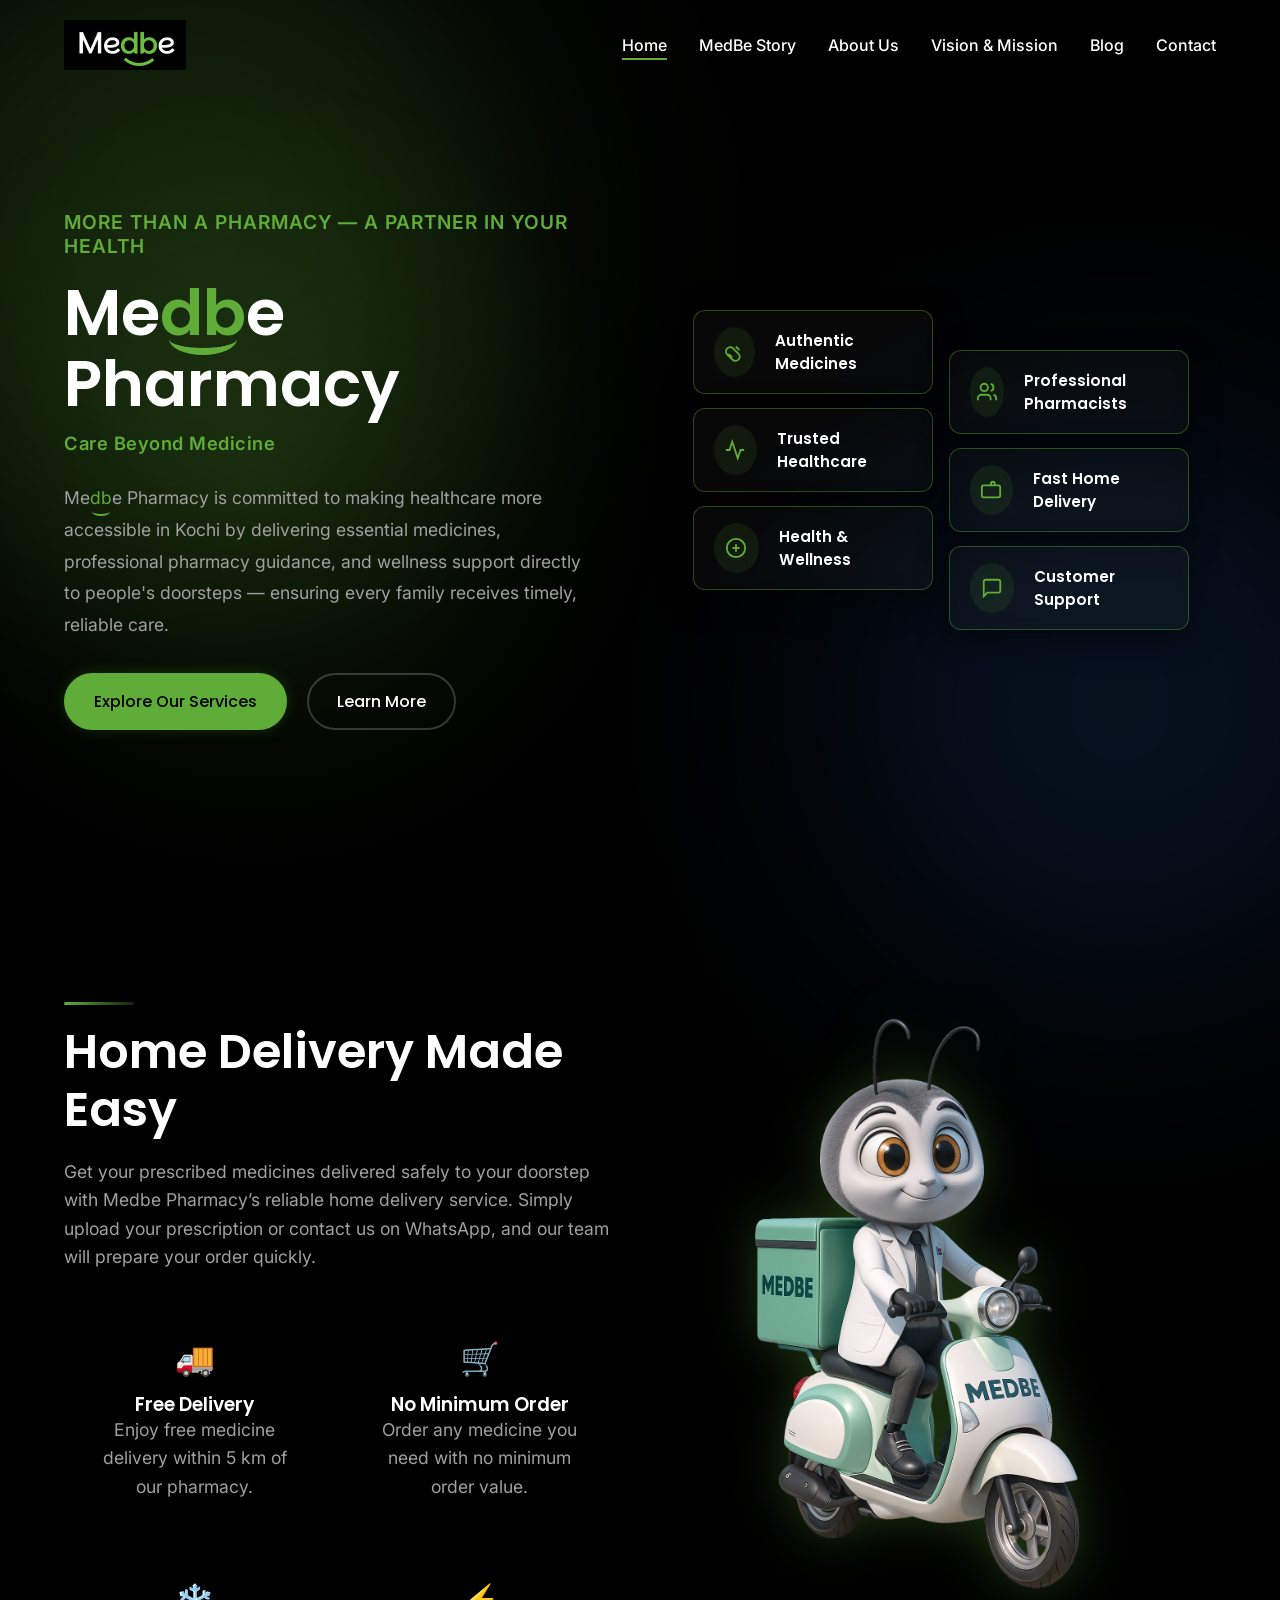
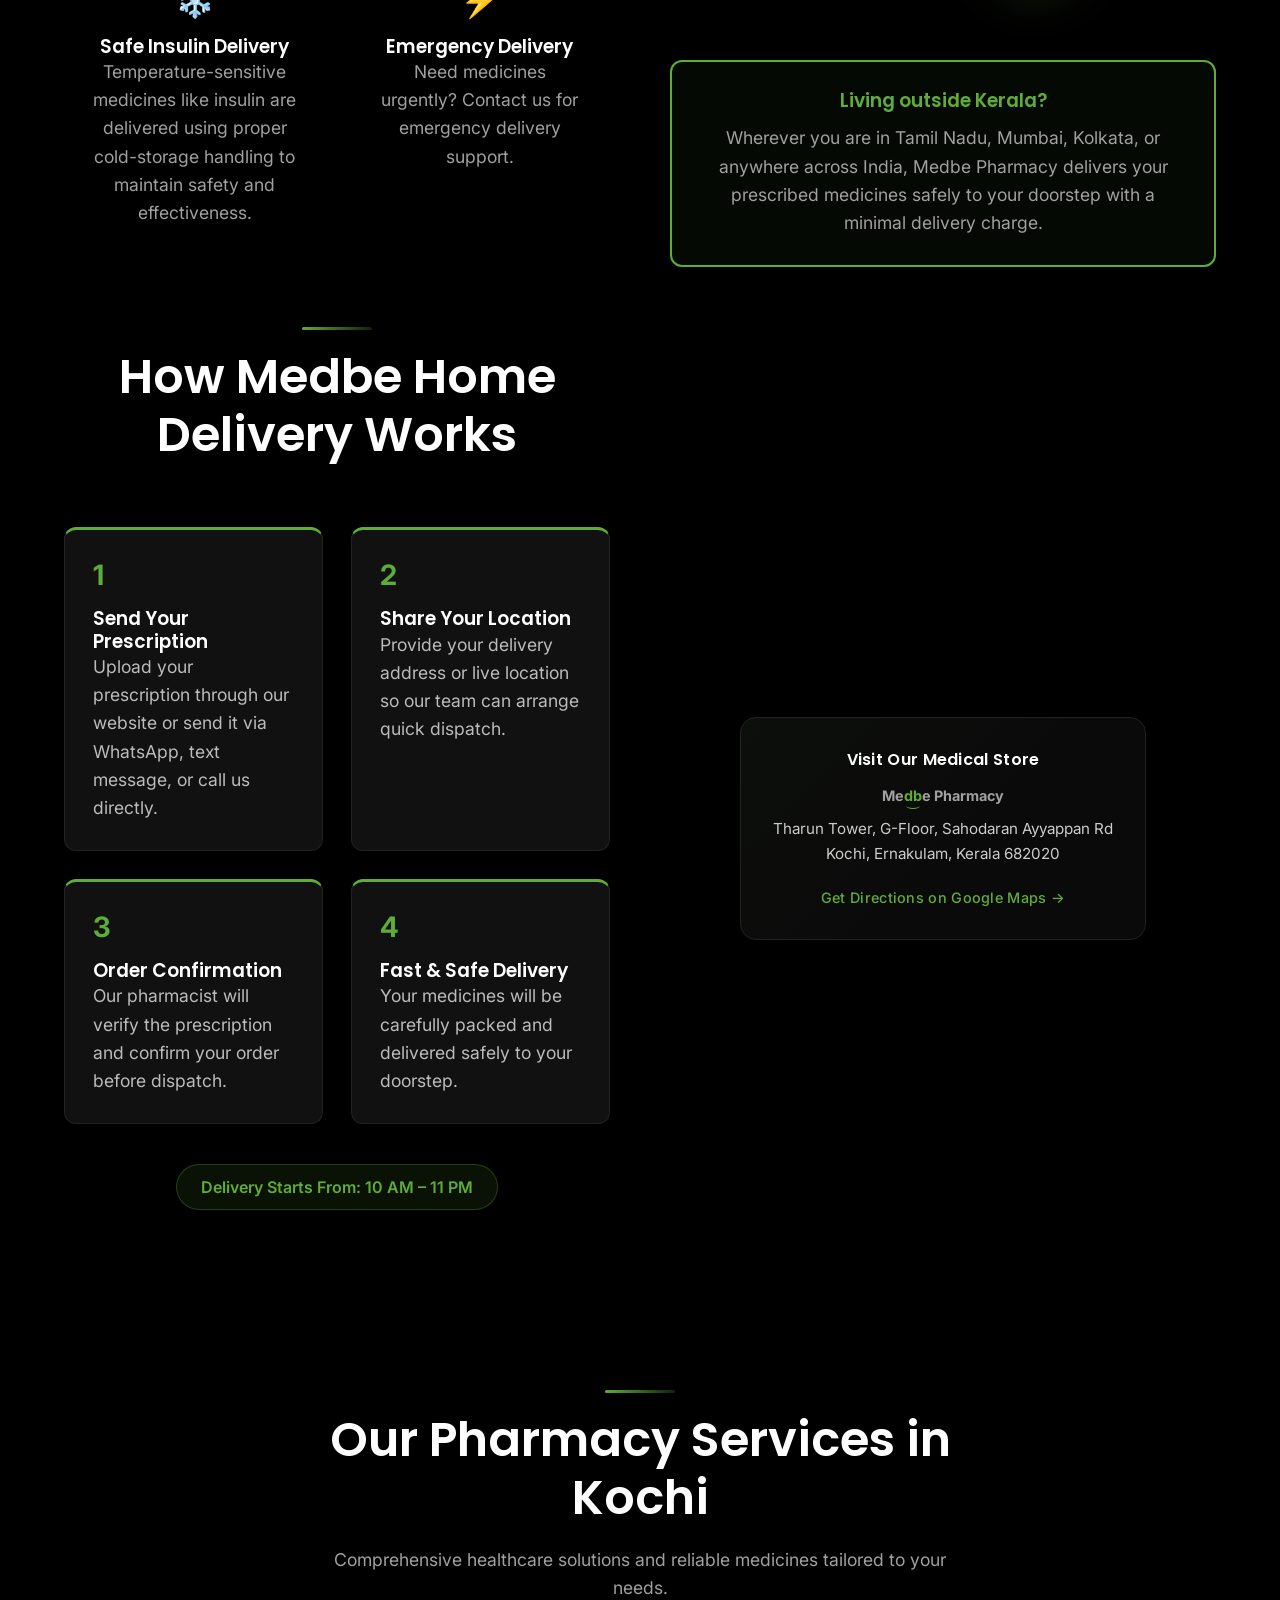
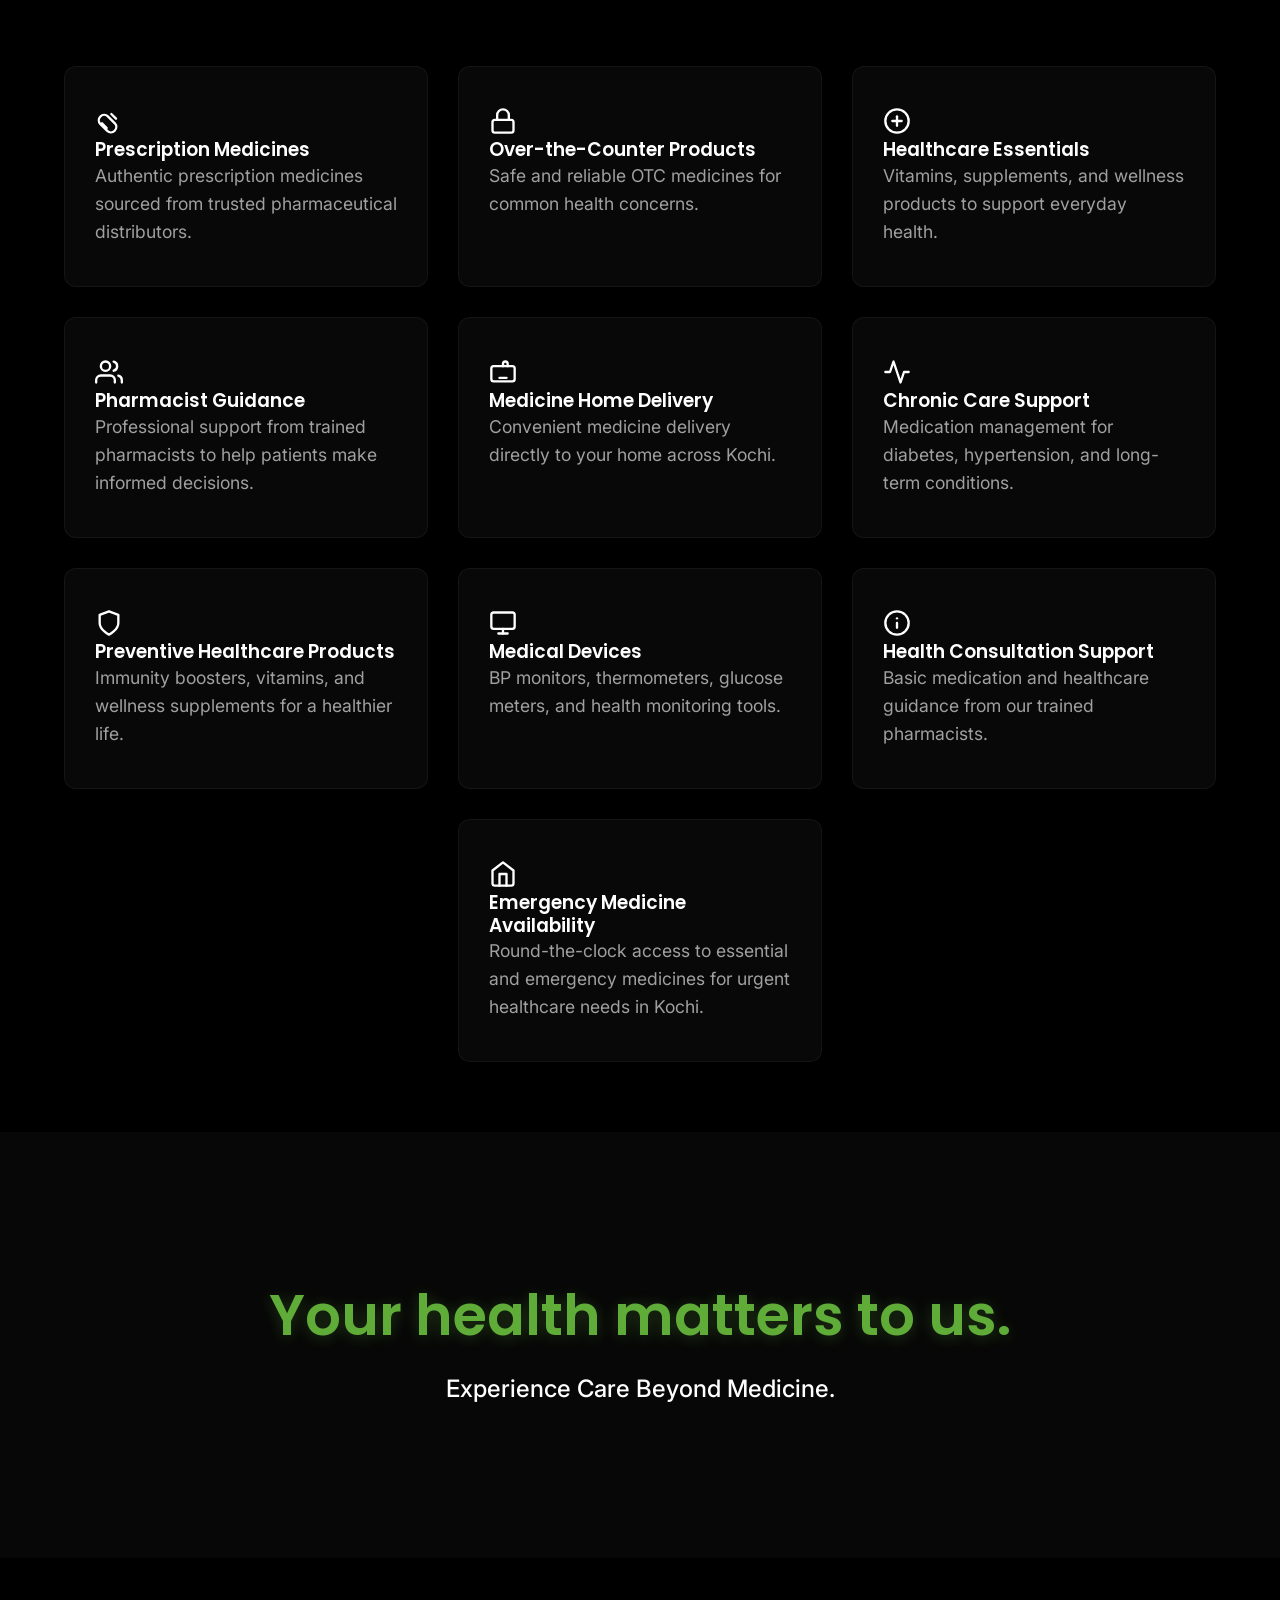
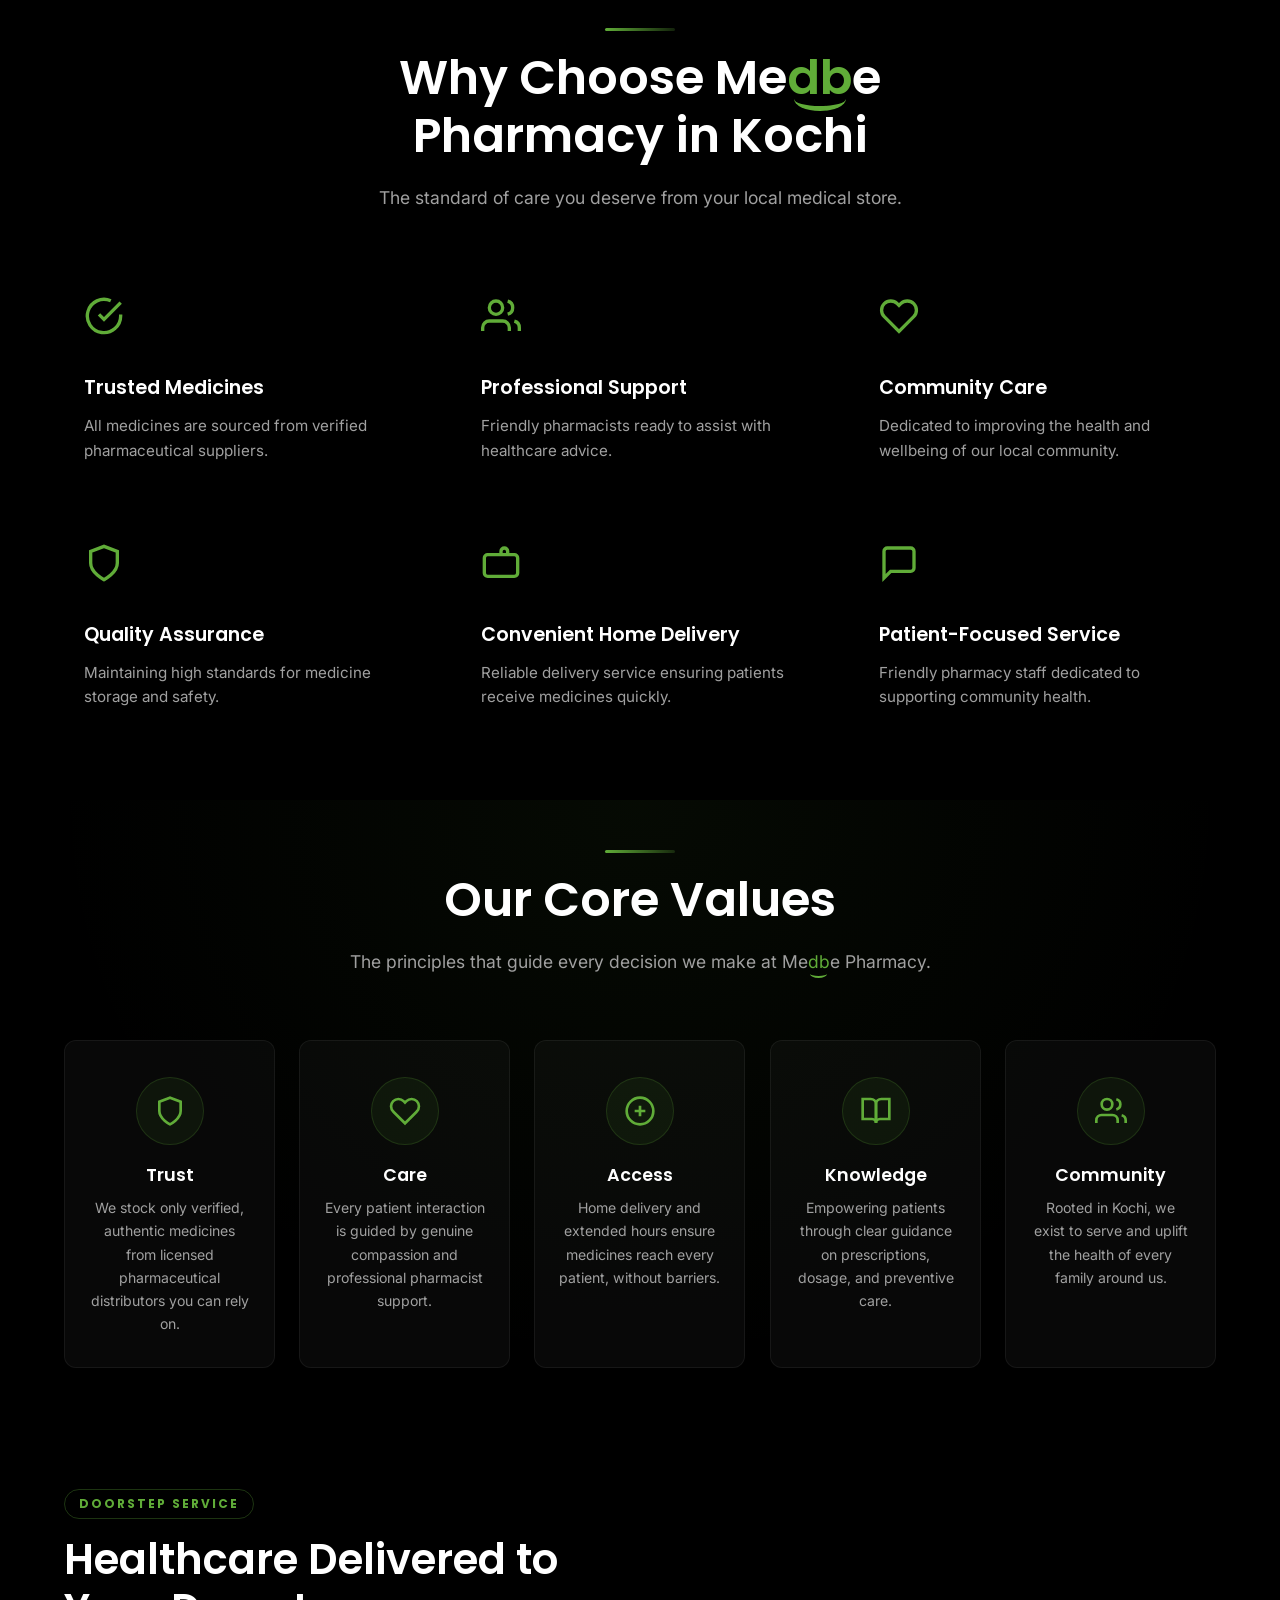
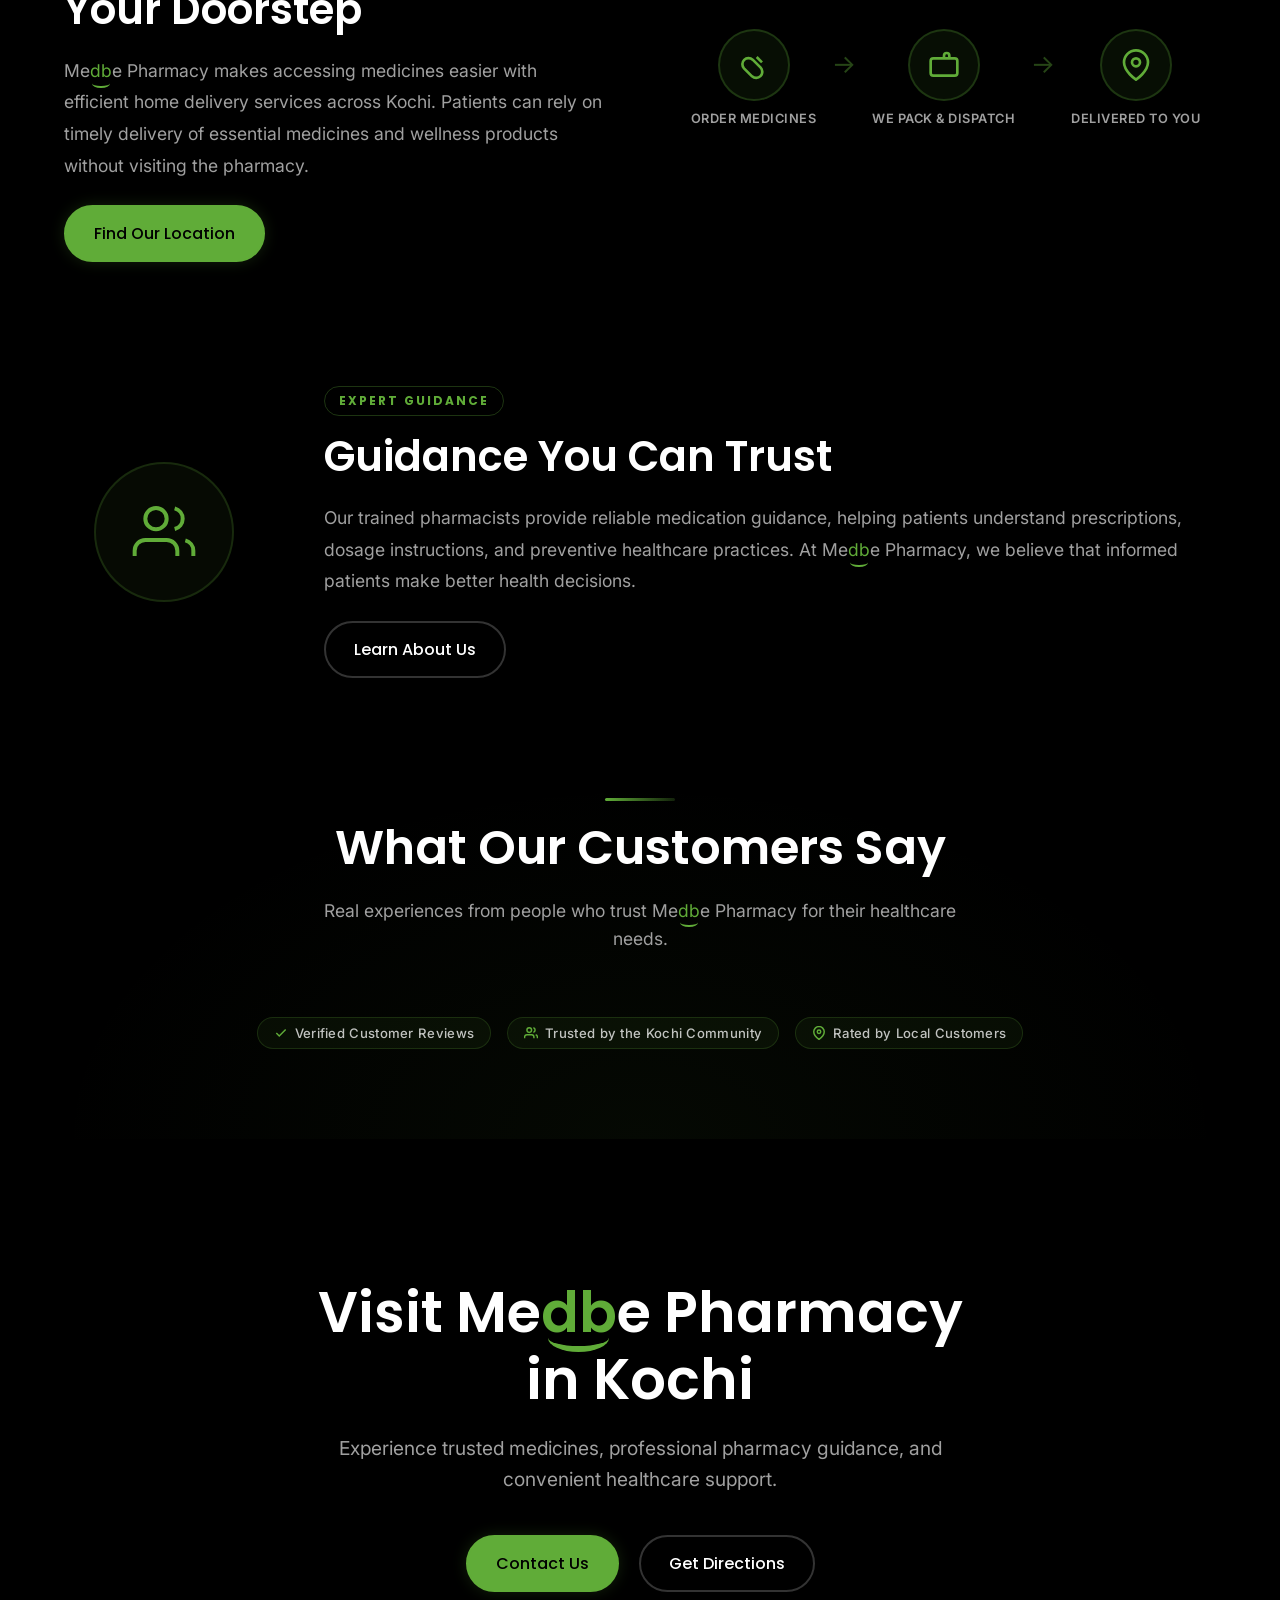
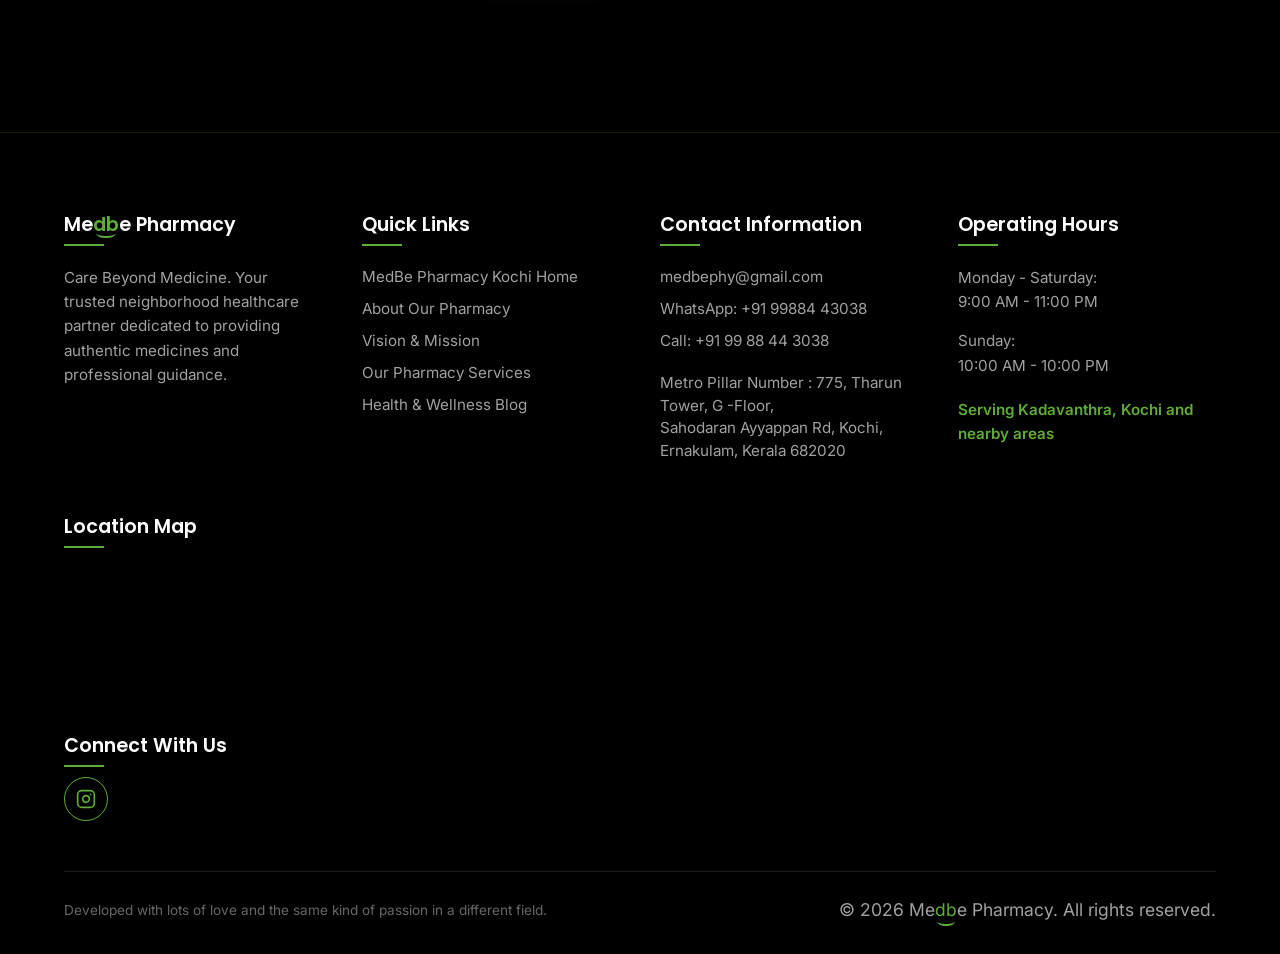
<file: index.html>
<!DOCTYPE html>
<html lang="en">

<head>
    <meta charset="UTF-8">
    <meta name="viewport" content="width=device-width, initial-scale=1.0">
    <meta name="author" content="MedBe Pharmacy">
    <meta name="keywords" content="pharmacy in Kadavanthra, pharmacy in Kochi, medical store near me, best pharmacy Kochi, MedBe Pharmacy">
    <meta name="robots" content="index, follow">
    <title>MedBe Pharmacy | Best Pharmacy in Kadavanthra Kochi</title>

    <!-- Favicons -->
    <link rel="icon" type="image/png" sizes="32x32" href="favicon_io/favicon-32x32.png">
    <link rel="icon" type="image/png" sizes="16x16" href="favicon_io/favicon-16x16.png">
    <link rel="apple-touch-icon" sizes="180x180" href="favicon_io/apple-touch-icon.png">
    <link rel="icon" href="favicon_io/favicon.ico">
    <link rel="icon" type="image/png" sizes="192x192" href="favicon_io/android-chrome-192x192.png">
    <link rel="icon" type="image/png" sizes="512x512" href="favicon_io/android-chrome-512x512.png">

    <meta name="description"
        content="MedBe Pharmacy in Kochi providing trusted medicines, healthcare products and pharmacy services. Visit MedBe for quality healthcare solutions.">

    <meta property="og:type" content="website">
    <meta property="og:url" content="https://medbe.in/">
    <meta property="og:title" content="MedBe Pharmacy | Trusted Pharmacy in Kochi">
    <meta property="og:description"
        content="MedBe Pharmacy in Kochi providing trusted medicines, healthcare products and pharmacy services. Visit MedBe for quality healthcare solutions.">
    <meta property="og:image" content="https://medbe.in/assets/images/og-image.jpg">
    <link rel="canonical" href="https://medbe.in/">

    <script type="application/ld+json">
    {
      "@context": "https://schema.org",
      "@type": "Pharmacy",
      "name": "MedBe Pharmacy",
      "address": {
        "@type": "PostalAddress",
        "streetAddress": "S.A Road, Kadavanthra",
        "addressLocality": "Kochi",
        "addressRegion": "Kerala",
        "postalCode": "682020",
        "addressCountry": "IN"
      },
      "areaServed": "Kadavanthra, Kochi",
      "telephone": "+91-9988443038",
      "url": "https://medbe.in/"
    }
    </script>

    <link rel="preconnect" href="https://fonts.googleapis.com">
    <link rel="preconnect" href="https://fonts.gstatic.com" crossorigin>
    <link
        href="https://fonts.googleapis.com/css2?family=Inter:wght@400;500;600&family=Poppins:wght@500;600;700&display=swap"
        rel="stylesheet">

    <link rel="stylesheet" href="assets/css/style.css">
    <link rel="stylesheet" href="assets/css/animations.css">
    <link rel="stylesheet" href="assets/css/mobile.css">
    <link rel="stylesheet" href="assets/css/reviews.css">
</head>

<body>

    <!-- Global Ambient Orbs -->
    <div class="ambient-orb orb-1"></div>
    <div class="ambient-orb orb-2"></div>

    <!-- Navbar -->
    <app-navbar active="home"></app-navbar>

    <!-- ============================================================
         HERO SECTION
         ============================================================ -->
    <section class="hero" id="home">
        <div class="med-particles-canvas"></div>
        <div class="container">

            <!-- Left: Hero copy with corrected hierarchy -->
            <div class="hero-content">

                <!-- 1. Small heading -->
                <span class="hero-tagline animate-fade-up">
                    More Than a Pharmacy — A Partner in Your Health
                </span>

                <!-- 2. Main title -->
                <h1 class="hero-title animate-fade-up delay-100">Me<span class="brand-db">db</span>e Pharmacy</h1>

                <!-- 3. Tagline directly under title -->
                <p class="hero-sub animate-fade-up delay-150">Care Beyond Medicine</p>

                <!-- 4. Description -->
                <p class="hero-description animate-fade-up delay-200">
                    Me<span class="brand-db">db</span>e Pharmacy is committed to making healthcare more accessible in
                    Kochi by delivering essential medicines, professional pharmacy guidance, and wellness support
                    directly to people's doorsteps — ensuring every family receives timely, reliable care.
                </p>

                <!-- 5. Buttons -->
                <div class="hero-buttons animate-fade-up delay-300">
                    <a href="#services" class="btn btn-primary">Explore Our Services</a>
                    <a href="about.html" class="btn btn-secondary">Learn More</a>
                </div>
            </div>

            <!-- Right: 6 cards in two staggered columns -->
            <div class="hero-visuals-6">
                <div class="hero-col-a">
                    <div class="glass-card hero-card-sm animate-scale-in delay-200">
                        <div class="glass-card-icon">
                            <svg width="22" height="22" viewBox="0 0 24 24" fill="none" stroke="currentColor"
                                stroke-width="2">
                                <path d="M10.5 20.5l-6-6a4.6 4.6 0 016.5-6.5l6 6a4.6 4.6 0 01-6.5 6.5z" />
                                <path d="M14 6L18 10" />
                                <path d="M6 14L10 18" />
                            </svg>
                        </div>
                        <span class="glass-card-text">Authentic Medicines</span>
                    </div>
                    <div class="glass-card hero-card-sm animate-scale-in delay-350">
                        <div class="glass-card-icon">
                            <svg width="22" height="22" viewBox="0 0 24 24" fill="none" stroke="currentColor"
                                stroke-width="2">
                                <path d="M22 12h-4l-3 9L9 3l-3 9H2" />
                            </svg>
                        </div>
                        <span class="glass-card-text">Trusted Healthcare</span>
                    </div>
                    <div class="glass-card hero-card-sm animate-scale-in delay-500">
                        <div class="glass-card-icon">
                            <svg width="22" height="22" viewBox="0 0 24 24" fill="none" stroke="currentColor"
                                stroke-width="2">
                                <circle cx="12" cy="12" r="10" />
                                <line x1="12" y1="8" x2="12" y2="16" />
                                <line x1="8" y1="12" x2="16" y2="12" />
                            </svg>
                        </div>
                        <span class="glass-card-text">Health &amp; Wellness</span>
                    </div>
                </div>
                <div class="hero-col-b">
                    <div class="glass-card hero-card-sm animate-scale-in delay-300">
                        <div class="glass-card-icon">
                            <svg width="22" height="22" viewBox="0 0 24 24" fill="none" stroke="currentColor"
                                stroke-width="2">
                                <path d="M16 21v-2a4 4 0 00-4-4H6a4 4 0 00-4 4v2" />
                                <circle cx="9" cy="7" r="4" />
                                <path d="M22 21v-2a4 4 0 00-3-3.87" />
                                <path d="M16 3.13a4 4 0 010 7.75" />
                            </svg>
                        </div>
                        <span class="glass-card-text">Professional Pharmacists</span>
                    </div>
                    <div class="glass-card hero-card-sm animate-scale-in delay-450">
                        <div class="glass-card-icon">
                            <svg width="22" height="22" viewBox="0 0 24 24" fill="none" stroke="currentColor"
                                stroke-width="2">
                                <rect x="2" y="7" width="20" height="13" rx="2" />
                                <path d="M16 7V5a2 2 0 0 0-4 0v2" />
                            </svg>
                        </div>
                        <span class="glass-card-text">Fast Home Delivery</span>
                    </div>
                    <div class="glass-card hero-card-sm animate-scale-in delay-600">
                        <div class="glass-card-icon">
                            <svg width="22" height="22" viewBox="0 0 24 24" fill="none" stroke="currentColor"
                                stroke-width="2">
                                <path d="M21 15a2 2 0 0 1-2 2H7l-4 4V5a2 2 0 0 1 2-2h14a2 2 0 0 1 2 2z" />
                            </svg>
                        </div>
                        <span class="glass-card-text">Customer Support</span>
                    </div>
                </div>
            </div>
        </div>

        <a href="#about" class="scroll-indicator animate-fade-up delay-500">
            Scroll to Explore
            <div class="scroll-arrow"></div>
        </a>

        <div class="diagonal-divider"></div>
    </section>

    <!-- Section Divider -->
    <div class="section-green-line"></div>

    <!-- ============================================================
         ABOUT PREVIEW SECTION
         ============================================================ -->
    <section class="about-preview" id="about">
        <div class="container">
            <div class="home-delivery-wrapper">
                <!-- Left Column: Header & Features -->
                <div class="home-delivery-left">
                    <div class="section-header animate-fade-up" style="margin-bottom: 0; text-align: left;">
                        <span class="section-accent-line" style="margin-left: 0;"></span>
                        <h2>Home Delivery Made Easy</h2>
                        <p>Get your prescribed medicines delivered safely to your doorstep with Medbe Pharmacy’s
                            reliable
                            home
                            delivery service. Simply upload your prescription or contact us on WhatsApp, and our team
                            will
                            prepare your order quickly.</p>
                    </div>

                    <!-- Feature Cards -->
                    <div class="delivery-features">
                        <div class="feature-card animate-fade-up delay-100">
                            <div class="service-icon" style="background: transparent;">
                                <span style="font-size: 32px;">🚚</span>
                            </div>
                            <h3>Free Delivery</h3>
                            <p>Enjoy free medicine delivery within 5 km of our pharmacy.</p>
                        </div>
                        <div class="feature-card animate-fade-up delay-200">
                            <div class="service-icon" style="background: transparent;">
                                <span style="font-size: 32px;">🛒</span>
                            </div>
                            <h3>No Minimum Order</h3>
                            <p>Order any medicine you need with no minimum order value.</p>
                        </div>
                        <div class="feature-card animate-fade-up delay-300">
                            <div class="service-icon" style="background: transparent;">
                                <span style="font-size: 32px;">❄️</span>
                            </div>
                            <h3>Safe Insulin Delivery</h3>
                            <p>Temperature-sensitive medicines like insulin are delivered using proper cold-storage
                                handling
                                to
                                maintain safety and effectiveness.</p>
                        </div>
                        <div class="feature-card animate-fade-up delay-400">
                            <div class="service-icon" style="background: transparent;">
                                <span style="font-size: 32px;">⚡</span>
                            </div>
                            <h3>Emergency Delivery</h3>
                            <p>Need medicines urgently? Contact us for emergency delivery support.</p>
                        </div>
                    </div>
                </div>

                <!-- Right Column: Mascot & Coverage Info -->
                <div class="home-delivery-right">
                    <img src="mascot.png?v=2" alt="MedBe Delivery Mascot" class="delivery-mascot animate-float"
                        loading="lazy">

                    <div class="coverage-highlight animate-scale-in"
                        style="border: 2px solid var(--medbe-green); border-radius: 12px; padding: 28px 32px; text-align: center; margin: 0 auto; max-width: 720px; background: rgba(96, 172, 56, 0.05);">
                        <h3 style="color: var(--medbe-green); margin-bottom: 12px;">Living outside Kerala?</h3>
                        <p>Wherever you are in Tamil Nadu, Mumbai, Kolkata, or anywhere across India, Medbe Pharmacy
                            delivers
                            your prescribed medicines safely to your doorstep with a minimal delivery charge.</p>
                    </div>
                </div>

                <!-- How it Works -->
                <div class="how-it-works-section" style="margin-bottom: 60px;">
                    <div class="section-header animate-fade-up">
                        <span class="section-accent-line"></span>
                        <h2>How Medbe Home Delivery Works</h2>
                    </div>
                    <div class="steps-grid" style="margin-top: 30px;">
                        <div class="step-card animate-fade-up delay-100"
                            style="background: #111; border-radius: 12px; border-top: 3px solid var(--medbe-green); border-left: 1px solid #222; border-right: 1px solid #222; border-bottom: 1px solid #222; transition: transform 0.3s ease, border-color 0.3s ease;"
                            onmouseover="this.style.transform='translateY(-5px)'; this.style.borderColor='var(--medbe-green)';"
                            onmouseout="this.style.transform='none'; this.style.borderColor='#222';">
                            <div class="step-number" style="margin-bottom: 16px;">1</div>
                            <h3>Send Your Prescription</h3>
                            <p style="color: #bbb;">Upload your prescription through our website or send it via
                                WhatsApp,
                                text message, or call us directly.</p>
                        </div>
                        <div class="step-card animate-fade-up delay-200"
                            style="background: #111; border-radius: 12px; border-top: 3px solid var(--medbe-green); border-left: 1px solid #222; border-right: 1px solid #222; border-bottom: 1px solid #222; transition: transform 0.3s ease, border-color 0.3s ease;"
                            onmouseover="this.style.transform='translateY(-5px)'; this.style.borderColor='var(--medbe-green)';"
                            onmouseout="this.style.transform='none'; this.style.borderColor='#222';">
                            <div class="step-number" style="margin-bottom: 16px;">2</div>
                            <h3>Share Your Location</h3>
                            <p style="color: #bbb;">Provide your delivery address or live location so our team can
                                arrange
                                quick dispatch.</p>
                        </div>
                        <div class="step-card animate-fade-up delay-300"
                            style="background: #111; border-radius: 12px; border-top: 3px solid var(--medbe-green); border-left: 1px solid #222; border-right: 1px solid #222; border-bottom: 1px solid #222; transition: transform 0.3s ease, border-color 0.3s ease;"
                            onmouseover="this.style.transform='translateY(-5px)'; this.style.borderColor='var(--medbe-green)';"
                            onmouseout="this.style.transform='none'; this.style.borderColor='#222';">
                            <div class="step-number" style="margin-bottom: 16px;">3</div>
                            <h3>Order Confirmation</h3>
                            <p style="color: #bbb;">Our pharmacist will verify the prescription and confirm your order
                                before dispatch.</p>
                        </div>
                        <div class="step-card animate-fade-up delay-400"
                            style="background: #111; border-radius: 12px; border-top: 3px solid var(--medbe-green); border-left: 1px solid #222; border-right: 1px solid #222; border-bottom: 1px solid #222; transition: transform 0.3s ease, border-color 0.3s ease;"
                            onmouseover="this.style.transform='translateY(-5px)'; this.style.borderColor='var(--medbe-green)';"
                            onmouseout="this.style.transform='none'; this.style.borderColor='#222';">
                            <div class="step-number" style="margin-bottom: 16px;">4</div>
                            <h3>Fast & Safe Delivery</h3>
                            <p style="color: #bbb;">Your medicines will be carefully packed and delivered safely to your
                                doorstep.</p>
                        </div>
                    </div>

                    <div class="delivery-badge animate-fade-up delay-500">
                        <span
                            style="display: inline-block; padding: 12px 24px; background: rgba(96, 172, 56, 0.1); color: var(--medbe-green); border-radius: 30px; font-weight: 600; font-size: 16px; border: 1px solid rgba(96, 172, 56, 0.3);">
                            Delivery Starts From: 10 AM – 11 PM
                        </span>
                    </div>
                </div>

                <!-- Preserved Visit Store Card -->
                <div class="visit-store-card nap-info animate-fade-up delay-100"
                    style="max-width: 420px; margin: 60px auto 0; background: #0a0a0a; padding: 32px; border-radius: 16px; border: 1px solid #222; text-align: center;">
                    <h3 style="color: #fff; margin-bottom: 15px;">Visit Our Medical Store</h3>
                    <p style="margin-bottom: 10px;"><strong>Me<span class="brand-db">db</span>e Pharmacy</strong></p>
                    <p style="color: #ccc; margin-bottom: 15px; font-size: 0.95rem;">Tharun Tower, G-Floor, Sahodaran
                        Ayyappan Rd<br>Kochi, Ernakulam, Kerala 682020</p>

                    <a href="https://maps.app.goo.gl/WDmPuEJdT8tqZ5Nn8" target="_blank" rel="noopener noreferrer"
                        class="nap-map-link"
                        style="display: inline-block; color: var(--medbe-green); text-decoration: none; font-weight: 500;">Get
                        Directions on Google Maps &#8594;</a>
                </div>
            </div>
    </section>

    <!-- Section Divider -->
    <div class="section-green-line"></div>

    <!-- ============================================================
         SERVICES SECTION – 10 services, 3-col grid
         ============================================================ -->
    <section class="services-section" id="services">
        <div class="diagonal-divider-top"></div>
        <div class="container" style="position: relative; z-index: 3;">
            <div class="section-header animate-fade-up">
                <span class="section-accent-line"></span>
                <h2>Our Pharmacy Services in Kochi</h2>
                <p>Comprehensive healthcare solutions and reliable medicines tailored to your needs.</p>
            </div>

            <div class="services-grid services-grid-3">
                <!-- 1 -->
                <div class="service-card animate-fade-up delay-100">
                    <div class="service-icon">
                        <svg width="28" height="28" viewBox="0 0 24 24" fill="none" stroke="currentColor"
                            stroke-width="2" stroke-linecap="round" stroke-linejoin="round">
                            <path d="M10.5 20.5l-6-6a4.6 4.6 0 016.5-6.5l6 6a4.6 4.6 0 01-6.5 6.5z" />
                            <path d="M14 6L18 10" />
                            <path d="M6 14L10 18" />
                        </svg>
                    </div>
                    <h3>Prescription Medicines</h3>
                    <p>Authentic prescription medicines sourced from trusted pharmaceutical distributors.</p>
                </div>
                <!-- 2 -->
                <div class="service-card animate-fade-up delay-200">
                    <div class="service-icon">
                        <svg width="28" height="28" viewBox="0 0 24 24" fill="none" stroke="currentColor"
                            stroke-width="2" stroke-linecap="round" stroke-linejoin="round">
                            <rect x="3" y="11" width="18" height="11" rx="2" ry="2" />
                            <path d="M7 11V7a5 5 0 0110 0v4" />
                        </svg>
                    </div>
                    <h3>Over-the-Counter Products</h3>
                    <p>Safe and reliable OTC medicines for common health concerns.</p>
                </div>
                <!-- 3 -->
                <div class="service-card animate-fade-up delay-300">
                    <div class="service-icon">
                        <svg width="28" height="28" viewBox="0 0 24 24" fill="none" stroke="currentColor"
                            stroke-width="2" stroke-linecap="round" stroke-linejoin="round">
                            <circle cx="12" cy="12" r="10" />
                            <line x1="12" y1="8" x2="12" y2="16" />
                            <line x1="8" y1="12" x2="16" y2="12" />
                        </svg>
                    </div>
                    <h3>Healthcare Essentials</h3>
                    <p>Vitamins, supplements, and wellness products to support everyday health.</p>
                </div>
                <!-- 4 -->
                <div class="service-card animate-fade-up delay-100">
                    <div class="service-icon">
                        <svg width="28" height="28" viewBox="0 0 24 24" fill="none" stroke="currentColor"
                            stroke-width="2" stroke-linecap="round" stroke-linejoin="round">
                            <path d="M17 21v-2a4 4 0 00-4-4H5a4 4 0 00-4 4v2" />
                            <circle cx="9" cy="7" r="4" />
                            <path d="M23 21v-2a4 4 0 00-3-3.87" />
                            <path d="M16 3.13a4 4 0 010 7.75" />
                        </svg>
                    </div>
                    <h3>Pharmacist Guidance</h3>
                    <p>Professional support from trained pharmacists to help patients make informed decisions.</p>
                </div>
                <!-- 5 -->
                <div class="service-card animate-fade-up delay-200">
                    <div class="service-icon">
                        <svg width="28" height="28" viewBox="0 0 24 24" fill="none" stroke="currentColor"
                            stroke-width="2" stroke-linecap="round" stroke-linejoin="round">
                            <rect x="2" y="7" width="20" height="13" rx="2" />
                            <path d="M16 7V5a2 2 0 0 0-4 0v2" />
                            <line x1="9" y1="17" x2="15" y2="17" />
                        </svg>
                    </div>
                    <h3>Medicine Home Delivery</h3>
                    <p>Convenient medicine delivery directly to your home across Kochi.</p>
                </div>
                <!-- 6 -->
                <div class="service-card animate-fade-up delay-300">
                    <div class="service-icon">
                        <svg width="28" height="28" viewBox="0 0 24 24" fill="none" stroke="currentColor"
                            stroke-width="2" stroke-linecap="round" stroke-linejoin="round">
                            <path d="M22 12h-4l-3 9L9 3l-3 9H2" />
                        </svg>
                    </div>
                    <h3>Chronic Care Support</h3>
                    <p>Medication management for diabetes, hypertension, and long-term conditions.</p>
                </div>
                <!-- 7 -->
                <div class="service-card animate-fade-up delay-100">
                    <div class="service-icon">
                        <svg width="28" height="28" viewBox="0 0 24 24" fill="none" stroke="currentColor"
                            stroke-width="2" stroke-linecap="round" stroke-linejoin="round">
                            <path d="M12 22s8-4 8-10V5l-8-3-8 3v7c0 6 8 10 8 10z" />
                        </svg>
                    </div>
                    <h3>Preventive Healthcare Products</h3>
                    <p>Immunity boosters, vitamins, and wellness supplements for a healthier life.</p>
                </div>
                <!-- 8 -->
                <div class="service-card animate-fade-up delay-200">
                    <div class="service-icon">
                        <svg width="28" height="28" viewBox="0 0 24 24" fill="none" stroke="currentColor"
                            stroke-width="2" stroke-linecap="round" stroke-linejoin="round">
                            <rect x="2" y="3" width="20" height="14" rx="2" />
                            <line x1="8" y1="21" x2="16" y2="21" />
                            <line x1="12" y1="17" x2="12" y2="21" />
                        </svg>
                    </div>
                    <h3>Medical Devices</h3>
                    <p>BP monitors, thermometers, glucose meters, and health monitoring tools.</p>
                </div>
                <!-- 9 -->
                <div class="service-card animate-fade-up delay-300">
                    <div class="service-icon">
                        <svg width="28" height="28" viewBox="0 0 24 24" fill="none" stroke="currentColor"
                            stroke-width="2" stroke-linecap="round" stroke-linejoin="round">
                            <circle cx="12" cy="12" r="10" />
                            <line x1="12" y1="16" x2="12" y2="12" />
                            <line x1="12" y1="8" x2="12.01" y2="8" />
                        </svg>
                    </div>
                    <h3>Health Consultation Support</h3>
                    <p>Basic medication and healthcare guidance from our trained pharmacists.</p>
                </div>
                <!-- 10 — span full row center -->
                <div class="service-card service-card-wide animate-fade-up delay-200">
                    <div class="service-icon">
                        <svg width="28" height="28" viewBox="0 0 24 24" fill="none" stroke="currentColor"
                            stroke-width="2" stroke-linecap="round" stroke-linejoin="round">
                            <path d="M3 9l9-7 9 7v11a2 2 0 0 1-2 2H5a2 2 0 0 1-2-2z" />
                            <polyline points="9 22 9 12 15 12 15 22" />
                        </svg>
                    </div>
                    <h3>Emergency Medicine Availability</h3>
                    <p>Round-the-clock access to essential and emergency medicines for urgent healthcare needs in Kochi.
                    </p>
                </div>
            </div>
        </div>
    </section>

    <!-- ============================================================
         PARALLAX STATEMENT
         ============================================================ -->
    <section class="parallax-section">
        <div class="med-particles-canvas"></div>
        <div class="container parallax-content animate-fade-up">
            <h2>Your health matters to us.</h2>
            <p>Experience Care Beyond Medicine.</p>
        </div>
    </section>

    <!-- ============================================================
         WHY CHOOSE MEDBE – 6 items, 3-col grid
         ============================================================ -->
    <section class="why-choose">
        <div class="container">
            <div class="section-header animate-fade-up">
                <span class="section-accent-line"></span>
                <h2>Why Choose Me<span class="brand-db">db</span>e Pharmacy in Kochi</h2>
                <p>The standard of care you deserve from your local medical store.</p>
            </div>

            <div class="features-grid features-grid-3">
                <div class="feature-item animate-scale-in delay-100">
                    <div class="feature-icon">
                        <svg width="40" height="40" viewBox="0 0 24 24" fill="none" stroke="currentColor"
                            stroke-width="2">
                            <path d="M22 11.08V12a10 10 0 1 1-5.93-9.14"></path>
                            <polyline points="22 4 12 14.01 9 11.01"></polyline>
                        </svg>
                    </div>
                    <h3>Trusted Medicines</h3>
                    <p>All medicines are sourced from verified pharmaceutical suppliers.</p>
                </div>
                <div class="feature-item animate-scale-in delay-200">
                    <div class="feature-icon">
                        <svg width="40" height="40" viewBox="0 0 24 24" fill="none" stroke="currentColor"
                            stroke-width="2">
                            <path d="M17 21v-2a4 4 0 0 0-4-4H5a4 4 0 0 0-4 4v2"></path>
                            <circle cx="9" cy="7" r="4"></circle>
                            <path d="M23 21v-2a4 4 0 0 0-3-3.87"></path>
                            <path d="M16 3.13a4 4 0 0 1 0 7.75"></path>
                        </svg>
                    </div>
                    <h3>Professional Support</h3>
                    <p>Friendly pharmacists ready to assist with healthcare advice.</p>
                </div>
                <div class="feature-item animate-scale-in delay-300">
                    <div class="feature-icon">
                        <svg width="40" height="40" viewBox="0 0 24 24" fill="none" stroke="currentColor"
                            stroke-width="2">
                            <path
                                d="M20.84 4.61a5.5 5.5 0 0 0-7.78 0L12 5.67l-1.06-1.06a5.5 5.5 0 0 0-7.78 7.78l1.06 1.06L12 21.23l7.78-7.78 1.06-1.06a5.5 5.5 0 0 0 0-7.78z">
                            </path>
                        </svg>
                    </div>
                    <h3>Community Care</h3>
                    <p>Dedicated to improving the health and wellbeing of our local community.</p>
                </div>
                <div class="feature-item animate-scale-in delay-100">
                    <div class="feature-icon">
                        <svg width="40" height="40" viewBox="0 0 24 24" fill="none" stroke="currentColor"
                            stroke-width="2">
                            <path d="M12 22s8-4 8-10V5l-8-3-8 3v7c0 6 8 10 8 10z"></path>
                        </svg>
                    </div>
                    <h3>Quality Assurance</h3>
                    <p>Maintaining high standards for medicine storage and safety.</p>
                </div>
                <div class="feature-item animate-scale-in delay-200">
                    <div class="feature-icon">
                        <svg width="40" height="40" viewBox="0 0 24 24" fill="none" stroke="currentColor"
                            stroke-width="2">
                            <rect x="2" y="7" width="20" height="13" rx="2" />
                            <path d="M16 7V5a2 2 0 0 0-4 0v2" />
                        </svg>
                    </div>
                    <h3>Convenient Home Delivery</h3>
                    <p>Reliable delivery service ensuring patients receive medicines quickly.</p>
                </div>
                <div class="feature-item animate-scale-in delay-300">
                    <div class="feature-icon">
                        <svg width="40" height="40" viewBox="0 0 24 24" fill="none" stroke="currentColor"
                            stroke-width="2">
                            <path d="M21 15a2 2 0 0 1-2 2H7l-4 4V5a2 2 0 0 1 2-2h14a2 2 0 0 1 2 2z" />
                        </svg>
                    </div>
                    <h3>Patient-Focused Service</h3>
                    <p>Friendly pharmacy staff dedicated to supporting community health.</p>
                </div>
            </div>
        </div>
    </section>

    <!-- Section Divider -->
    <div class="section-green-line"></div>

    <!-- ============================================================
         CORE VALUES SECTION (NEW)
         ============================================================ -->
    <section class="core-values-section" id="values">
        <div class="container">
            <div class="section-header animate-fade-up">
                <span class="section-accent-line"></span>
                <h2>Our Core Values</h2>
                <p>The principles that guide every decision we make at Me<span class="brand-db">db</span>e Pharmacy.</p>
            </div>

            <div class="values-grid">
                <div class="value-card animate-scale-in delay-100">
                    <div class="value-icon-wrap">
                        <svg width="32" height="32" viewBox="0 0 24 24" fill="none" stroke="currentColor"
                            stroke-width="2">
                            <path d="M12 22s8-4 8-10V5l-8-3-8 3v7c0 6 8 10 8 10z" />
                        </svg>
                    </div>
                    <h3>Trust</h3>
                    <p>We stock only verified, authentic medicines from licensed pharmaceutical distributors you can
                        rely on.</p>
                </div>
                <div class="value-card animate-scale-in delay-200">
                    <div class="value-icon-wrap">
                        <svg width="32" height="32" viewBox="0 0 24 24" fill="none" stroke="currentColor"
                            stroke-width="2">
                            <path
                                d="M20.84 4.61a5.5 5.5 0 0 0-7.78 0L12 5.67l-1.06-1.06a5.5 5.5 0 0 0-7.78 7.78l1.06 1.06L12 21.23l7.78-7.78 1.06-1.06a5.5 5.5 0 0 0 0-7.78z" />
                        </svg>
                    </div>
                    <h3>Care</h3>
                    <p>Every patient interaction is guided by genuine compassion and professional pharmacist support.
                    </p>
                </div>
                <div class="value-card animate-scale-in delay-300">
                    <div class="value-icon-wrap">
                        <svg width="32" height="32" viewBox="0 0 24 24" fill="none" stroke="currentColor"
                            stroke-width="2">
                            <circle cx="12" cy="12" r="10" />
                            <line x1="12" y1="8" x2="12" y2="16" />
                            <line x1="8" y1="12" x2="16" y2="12" />
                        </svg>
                    </div>
                    <h3>Access</h3>
                    <p>Home delivery and extended hours ensure medicines reach every patient, without barriers.</p>
                </div>
                <div class="value-card animate-scale-in delay-200">
                    <div class="value-icon-wrap">
                        <svg width="32" height="32" viewBox="0 0 24 24" fill="none" stroke="currentColor"
                            stroke-width="2">
                            <path d="M2 3h6a4 4 0 0 1 4 4v14a3 3 0 0 0-3-3H2z" />
                            <path d="M22 3h-6a4 4 0 0 0-4 4v14a3 3 0 0 1 3-3h7z" />
                        </svg>
                    </div>
                    <h3>Knowledge</h3>
                    <p>Empowering patients through clear guidance on prescriptions, dosage, and preventive care.</p>
                </div>
                <div class="value-card animate-scale-in delay-300">
                    <div class="value-icon-wrap">
                        <svg width="32" height="32" viewBox="0 0 24 24" fill="none" stroke="currentColor"
                            stroke-width="2">
                            <path d="M17 21v-2a4 4 0 0 0-4-4H5a4 4 0 0 0-4 4v2" />
                            <circle cx="9" cy="7" r="4" />
                            <path d="M23 21v-2a4 4 0 0 0-3-3.87" />
                            <path d="M16 3.13a4 4 0 0 1 0 7.75" />
                        </svg>
                    </div>
                    <h3>Community</h3>
                    <p>Rooted in Kochi, we exist to serve and uplift the health of every family around us.</p>
                </div>
            </div>
        </div>
    </section>

    <!-- ============================================================
         HOME DELIVERY HIGHLIGHT SECTION
         ============================================================ -->
    <section class="delivery-section">
        <div class="container">
            <div class="delivery-grid">
                <div class="delivery-text animate-slide-left">
                    <span class="section-label">Doorstep Service</span>
                    <h2>Healthcare Delivered to Your Doorstep</h2>
                    <p>Me<span class="brand-db">db</span>e Pharmacy makes accessing medicines easier with efficient home
                        delivery services across Kochi. Patients can rely on timely delivery of essential medicines and
                        wellness products without visiting the pharmacy.</p>
                    <a href="https://maps.app.goo.gl/WDmPuEJdT8tqZ5Nn8" target="_blank" rel="noopener noreferrer"
                        class="btn btn-primary" style="margin-top: 24px;">Find Our Location</a>
                </div>
                <div class="delivery-icons animate-slide-right delay-200">
                    <div class="delivery-icon-card">
                        <div class="delivery-icon-circle">
                            <svg width="32" height="32" viewBox="0 0 24 24" fill="none" stroke="currentColor"
                                stroke-width="2">
                                <path d="M10.5 20.5l-6-6a4.6 4.6 0 016.5-6.5l6 6a4.6 4.6 0 01-6.5 6.5z" />
                                <path d="M14 6L18 10" />
                            </svg>
                        </div>
                        <span>Order Medicines</span>
                    </div>
                    <div class="delivery-arrow">&#8594;</div>
                    <div class="delivery-icon-card">
                        <div class="delivery-icon-circle">
                            <svg width="32" height="32" viewBox="0 0 24 24" fill="none" stroke="currentColor"
                                stroke-width="2">
                                <rect x="2" y="7" width="20" height="13" rx="2" />
                                <path d="M16 7V5a2 2 0 0 0-4 0v2" />
                            </svg>
                        </div>
                        <span>We Pack &amp; Dispatch</span>
                    </div>
                    <div class="delivery-arrow">&#8594;</div>
                    <div class="delivery-icon-card">
                        <div class="delivery-icon-circle">
                            <svg width="32" height="32" viewBox="0 0 24 24" fill="none" stroke="currentColor"
                                stroke-width="2">
                                <path d="M21 10c0 7-9 13-9 13s-9-6-9-13a9 9 0 0 1 18 0z" />
                                <circle cx="12" cy="10" r="3" />
                            </svg>
                        </div>
                        <span>Delivered to You</span>
                    </div>
                </div>
            </div>
        </div>
    </section>

    <!-- ============================================================
         PATIENT SUPPORT SECTION
         ============================================================ -->
    <section class="support-section">
        <div class="container">
            <div class="support-grid">
                <div class="support-icon-col animate-scale-in">
                    <div class="support-icon-large">
                        <svg width="64" height="64" viewBox="0 0 24 24" fill="none" stroke="currentColor"
                            stroke-width="1.5">
                            <path d="M17 21v-2a4 4 0 0 0-4-4H5a4 4 0 0 0-4 4v2" />
                            <circle cx="9" cy="7" r="4" />
                            <path d="M23 21v-2a4 4 0 0 0-3-3.87" />
                            <path d="M16 3.13a4 4 0 0 1 0 7.75" />
                        </svg>
                    </div>
                </div>
                <div class="support-text animate-slide-right delay-200">
                    <span class="section-label">Expert Guidance</span>
                    <h2>Guidance You Can Trust</h2>
                    <p>Our trained pharmacists provide reliable medication guidance, helping patients understand
                        prescriptions, dosage instructions, and preventive healthcare practices. At Me<span
                            class="brand-db">db</span>e Pharmacy, we believe that informed patients make better health
                        decisions.</p>
                    <a href="about.html" class="btn btn-secondary" style="margin-top: 24px;">Learn About Us</a>
                </div>
            </div>
        </div>
    </section>


    <!-- Section Divider -->
    <div class="section-green-line"></div>

    <!-- ============================================================
         GOOGLE REVIEWS SECTION
         ============================================================ -->
    <section class="reviews-section" id="reviews" data-api-ready="true">
        <div class="container">

            <!-- Section Header -->
            <div class="section-header animate-fade-up">
                <span class="section-accent-line"></span>
                <h2>What Our Customers Say</h2>
                <p>Real experiences from people who trust Me<span class="brand-db">db</span>e Pharmacy for their
                    healthcare needs.</p>
            </div>

            <!-- Trust Indicators -->
            <div class="reviews-trust-bar animate-fade-up delay-100">
                <div class="trust-pill">
                    <svg width="14" height="14" viewBox="0 0 24 24" fill="none" stroke="currentColor"
                        stroke-width="2.5">
                        <polyline points="20 6 9 17 4 12" />
                    </svg>
                    Verified Customer Reviews
                </div>
                <div class="trust-pill">
                    <svg width="14" height="14" viewBox="0 0 24 24" fill="none" stroke="currentColor"
                        stroke-width="2.5">
                        <path d="M17 21v-2a4 4 0 0 0-4-4H5a4 4 0 0 0-4 4v2" />
                        <circle cx="9" cy="7" r="4" />
                        <path d="M23 21v-2a4 4 0 0 0-3-3.87" />
                        <path d="M16 3.13a4 4 0 0 1 0 7.75" />
                    </svg>
                    Trusted by the Kochi Community
                </div>
                <div class="trust-pill">
                    <svg width="14" height="14" viewBox="0 0 24 24" fill="none" stroke="currentColor"
                        stroke-width="2.5">
                        <path d="M21 10c0 7-9 13-9 13s-9-6-9-13a9 9 0 0 1 18 0z" />
                        <circle cx="12" cy="10" r="3" />
                    </svg>
                    Rated by Local Customers
                </div>
            </div>





            <!-- Elfsight Google Reviews Widget -->
            <div class="elfsight-widget-wrap animate-fade-up delay-200">
                <!-- Elfsight Google Reviews | MedBe Pharmacy -->
                <script src="https://elfsightcdn.com/platform.js" async></script>
                <div class="elfsight-app-8e723487-b08f-4d8c-a24d-694adf39fa81" data-elfsight-app-lazy></div>
            </div>

        </div>
    </section>

    <!-- Section Divider -->
    <div class="section-green-line"></div>


    <!-- ============================================================
         CALL TO ACTION
         ============================================================ -->

    <section class="cta-section">
        <div class="container cta-content">
            <h2 class="animate-fade-up">Visit Me<span class="brand-db">db</span>e Pharmacy in Kochi</h2>
            <p class="animate-fade-up delay-100">Experience trusted medicines, professional pharmacy guidance, and
                convenient healthcare support.</p>
            <div class="cta-buttons animate-fade-up delay-200">
                <a href="#contact" class="btn btn-primary">Contact Us</a>
                <a href="https://maps.app.goo.gl/WDmPuEJdT8tqZ5Nn8" target="_blank" rel="noopener noreferrer"
                    class="btn btn-secondary">Get Directions</a>
            </div>
        </div>
    </section>

    <!-- Dynamic Footer -->
    <app-footer></app-footer>

    <!-- Scripts -->
    <script src="assets/js/components.js"></script>
    <script src="assets/js/main.js"></script>
    <script src="assets/js/animations.js"></script>

</body>

</html>
</file>
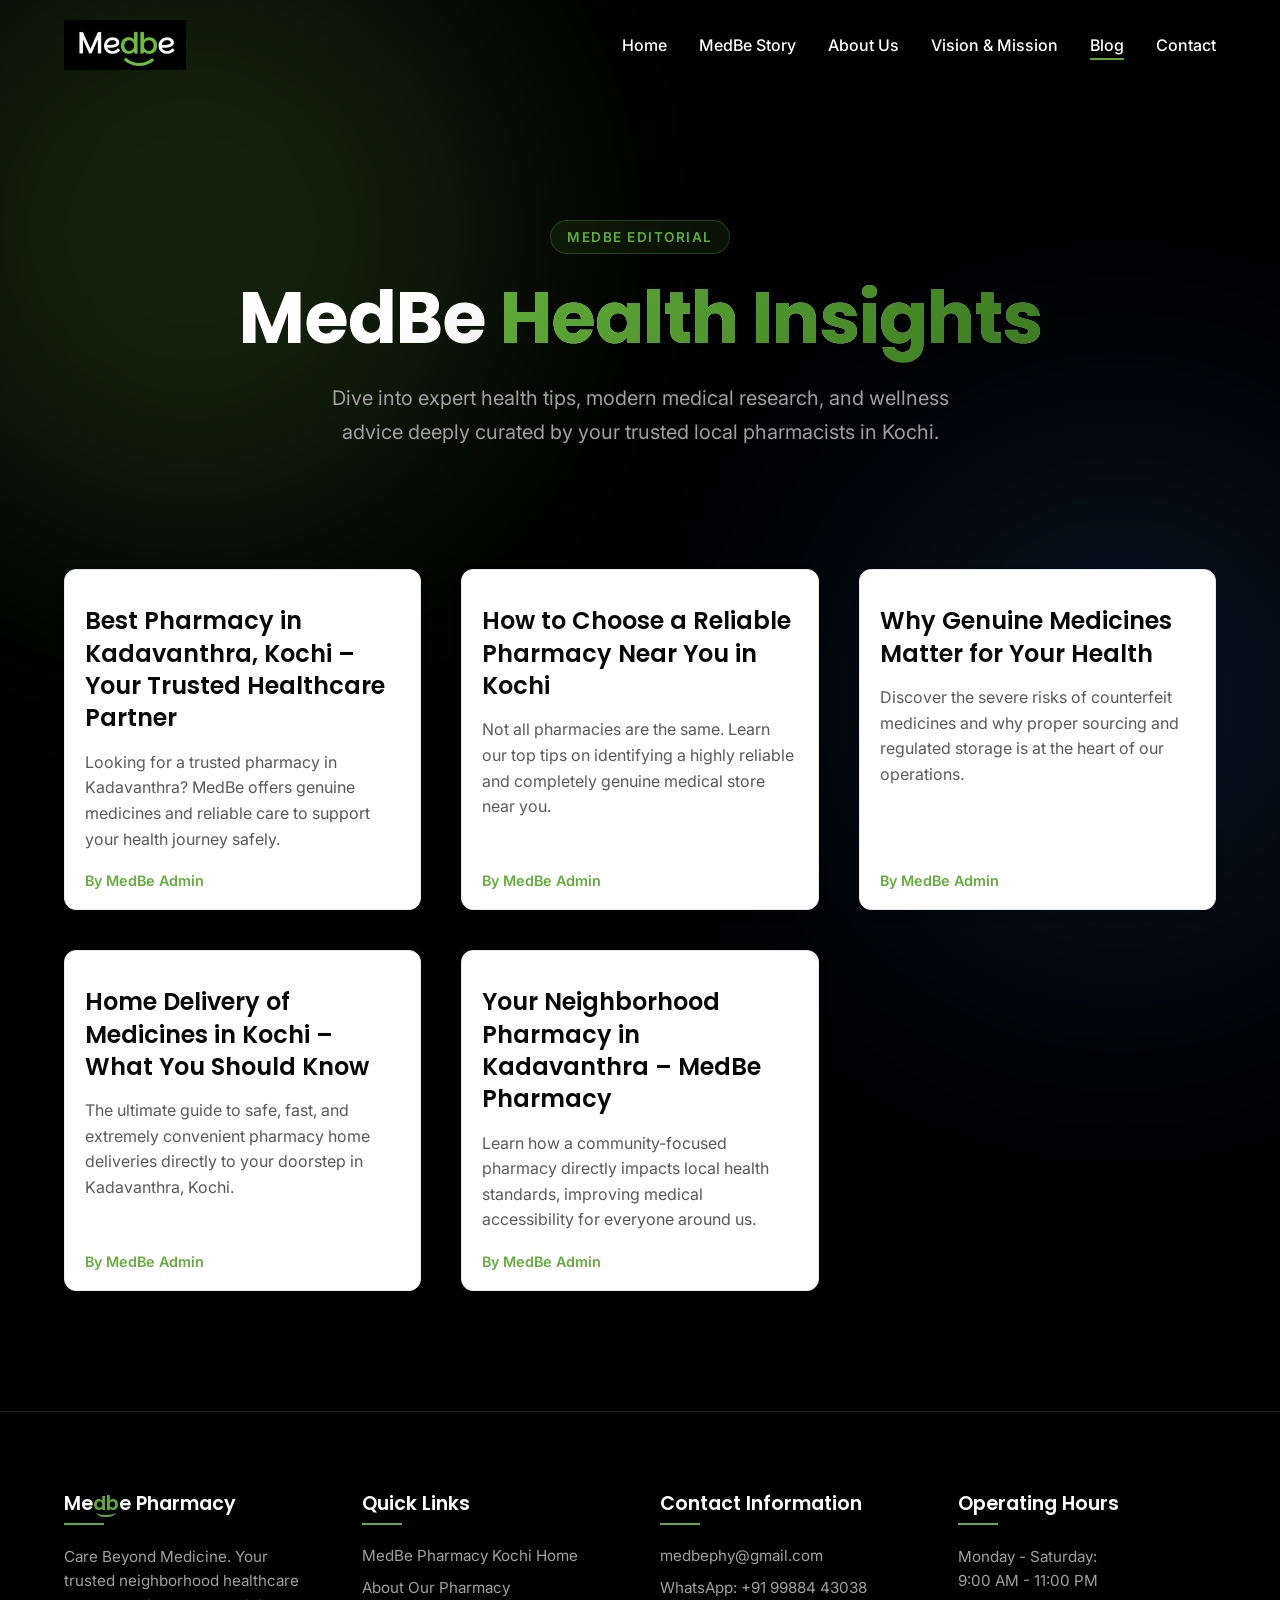
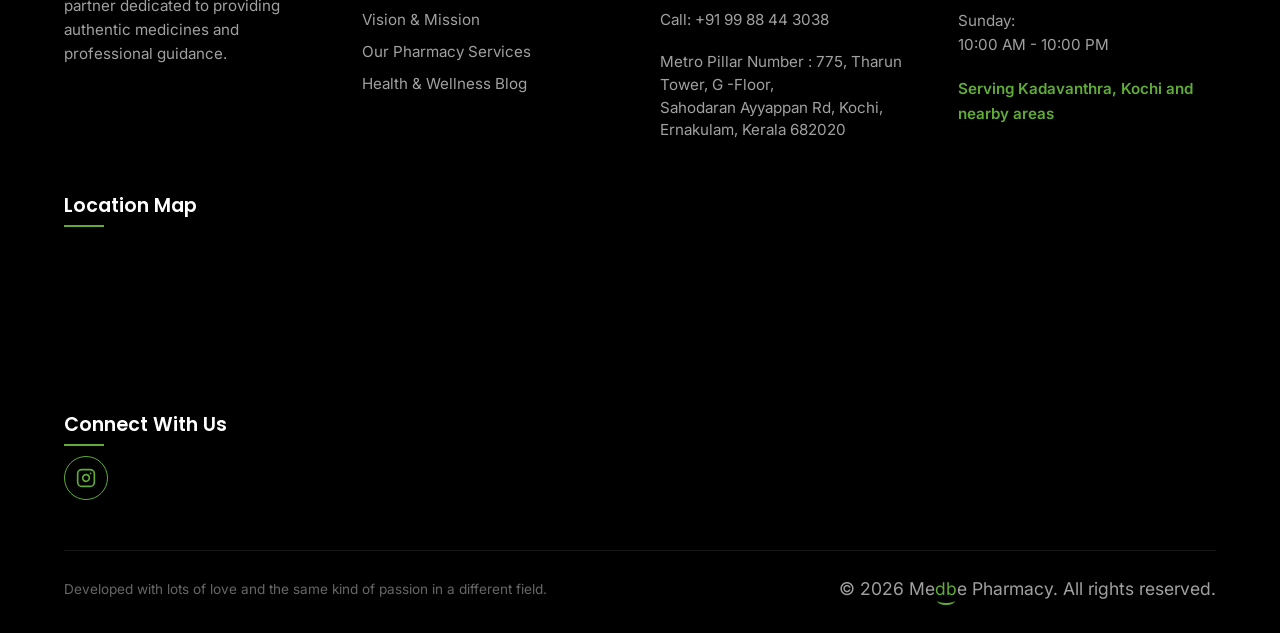
<file: blog/index.html>
<!DOCTYPE html>
<html lang="en">

<head>
    <meta charset="UTF-8">
    <meta name="viewport" content="width=device-width, initial-scale=1.0">
    <meta name="description" content="MedBe Health Insights - Read our latest articles on trusted healthcare, genuine medicines, and pharmacy services in Kadavanthra, Kochi.">
    <title>MedBe Health Insights | Blog</title>

    <link rel="icon" type="image/png" sizes="32x32" href="/favicon_io/favicon-32x32.png">
    <link rel="icon" type="image/png" sizes="16x16" href="/favicon_io/favicon-16x16.png">
    <link rel="icon" href="/favicon_io/favicon.ico">

    <link rel="preconnect" href="https://fonts.googleapis.com">
    <link rel="preconnect" href="https://fonts.gstatic.com" crossorigin>
    <link href="https://fonts.googleapis.com/css2?family=Inter:wght@400;500;600&family=Poppins:wght@500;600;700&display=swap" rel="stylesheet">

    <link rel="stylesheet" href="/assets/css/style.css">
    <link rel="stylesheet" href="/assets/css/animations.css">
    <link rel="stylesheet" href="/assets/css/mobile.css">
    <link rel="stylesheet" href="/assets/css/blog.css">
</head>

<body>
    <!-- Global Ambient Orbs -->
    <div class="ambient-orb orb-1"></div>
    <div class="ambient-orb orb-2"></div>

    <app-navbar active="blog"></app-navbar>

    <div class="blog-main-wrapper">

        <header class="blog-hero">
            <div class="container animate-fade-up">
                <span class="blog-hero-tag">MedBe Editorial</span>
                <h1 class="blog-title">MedBe <span>Health Insights</span></h1>
                <p class="blog-subtitle">Dive into expert health tips, modern medical research, and wellness advice deeply curated by your trusted local pharmacists in Kochi.</p>
            </div>
        </header>

        <main>
            <div class="blog-grid" style="grid-template-columns: repeat(auto-fill, minmax(320px, 1fr));">
                
                <!-- Blog Card 1 -->
                <div class="blog-card animate-scale-in delay-100">
                    <h3 class="blog-card-title">
                        <a href="/blog/best-pharmacy-in-kadavanthra.html">
                            Best Pharmacy in Kadavanthra, Kochi – Your Trusted Healthcare Partner
                        </a>
                    </h3>
                    <p class="blog-card-excerpt">Looking for a trusted pharmacy in Kadavanthra? MedBe offers genuine medicines and reliable care to support your health journey safely.</p>
                    <span class="author">By MedBe Admin</span>
                </div>

                <!-- Blog Card 2 -->
                <div class="blog-card animate-scale-in delay-200">
                    <h3 class="blog-card-title">
                        <a href="/blog/how-to-choose-reliable-pharmacy.html">
                            How to Choose a Reliable Pharmacy Near You in Kochi
                        </a>
                    </h3>
                    <p class="blog-card-excerpt">Not all pharmacies are the same. Learn our top tips on identifying a highly reliable and completely genuine medical store near you.</p>
                    <span class="author">By MedBe Admin</span>
                </div>

                <!-- Blog Card 3 -->
                <div class="blog-card animate-scale-in delay-300">
                    <h3 class="blog-card-title">
                        <a href="/blog/why-genuine-medicines-matter.html">
                            Why Genuine Medicines Matter for Your Health
                        </a>
                    </h3>
                    <p class="blog-card-excerpt">Discover the severe risks of counterfeit medicines and why proper sourcing and regulated storage is at the heart of our operations.</p>
                    <span class="author">By MedBe Admin</span>
                </div>

                <!-- Blog Card 4 -->
                <div class="blog-card animate-scale-in delay-100">
                    <h3 class="blog-card-title">
                        <a href="/blog/home-delivery-medicines-kochi.html">
                            Home Delivery of Medicines in Kochi – What You Should Know
                        </a>
                    </h3>
                    <p class="blog-card-excerpt">The ultimate guide to safe, fast, and extremely convenient pharmacy home deliveries directly to your doorstep in Kadavanthra, Kochi.</p>
                    <span class="author">By MedBe Admin</span>
                </div>

                <!-- Blog Card 5 -->
                <div class="blog-card animate-scale-in delay-200">
                    <h3 class="blog-card-title">
                        <a href="/blog/neighborhood-pharmacy-kadavanthra.html">
                            Your Neighborhood Pharmacy in Kadavanthra – MedBe Pharmacy
                        </a>
                    </h3>
                    <p class="blog-card-excerpt">Learn how a community-focused pharmacy directly impacts local health standards, improving medical accessibility for everyone around us.</p>
                    <span class="author">By MedBe Admin</span>
                </div>

            </div>
        </main>
    </div>

    <app-footer></app-footer>

    <script src="/assets/js/components.js"></script>
    <script src="/assets/js/main.js"></script>
    <script src="/assets/js/animations.js"></script>

</body>
</html>
</file>
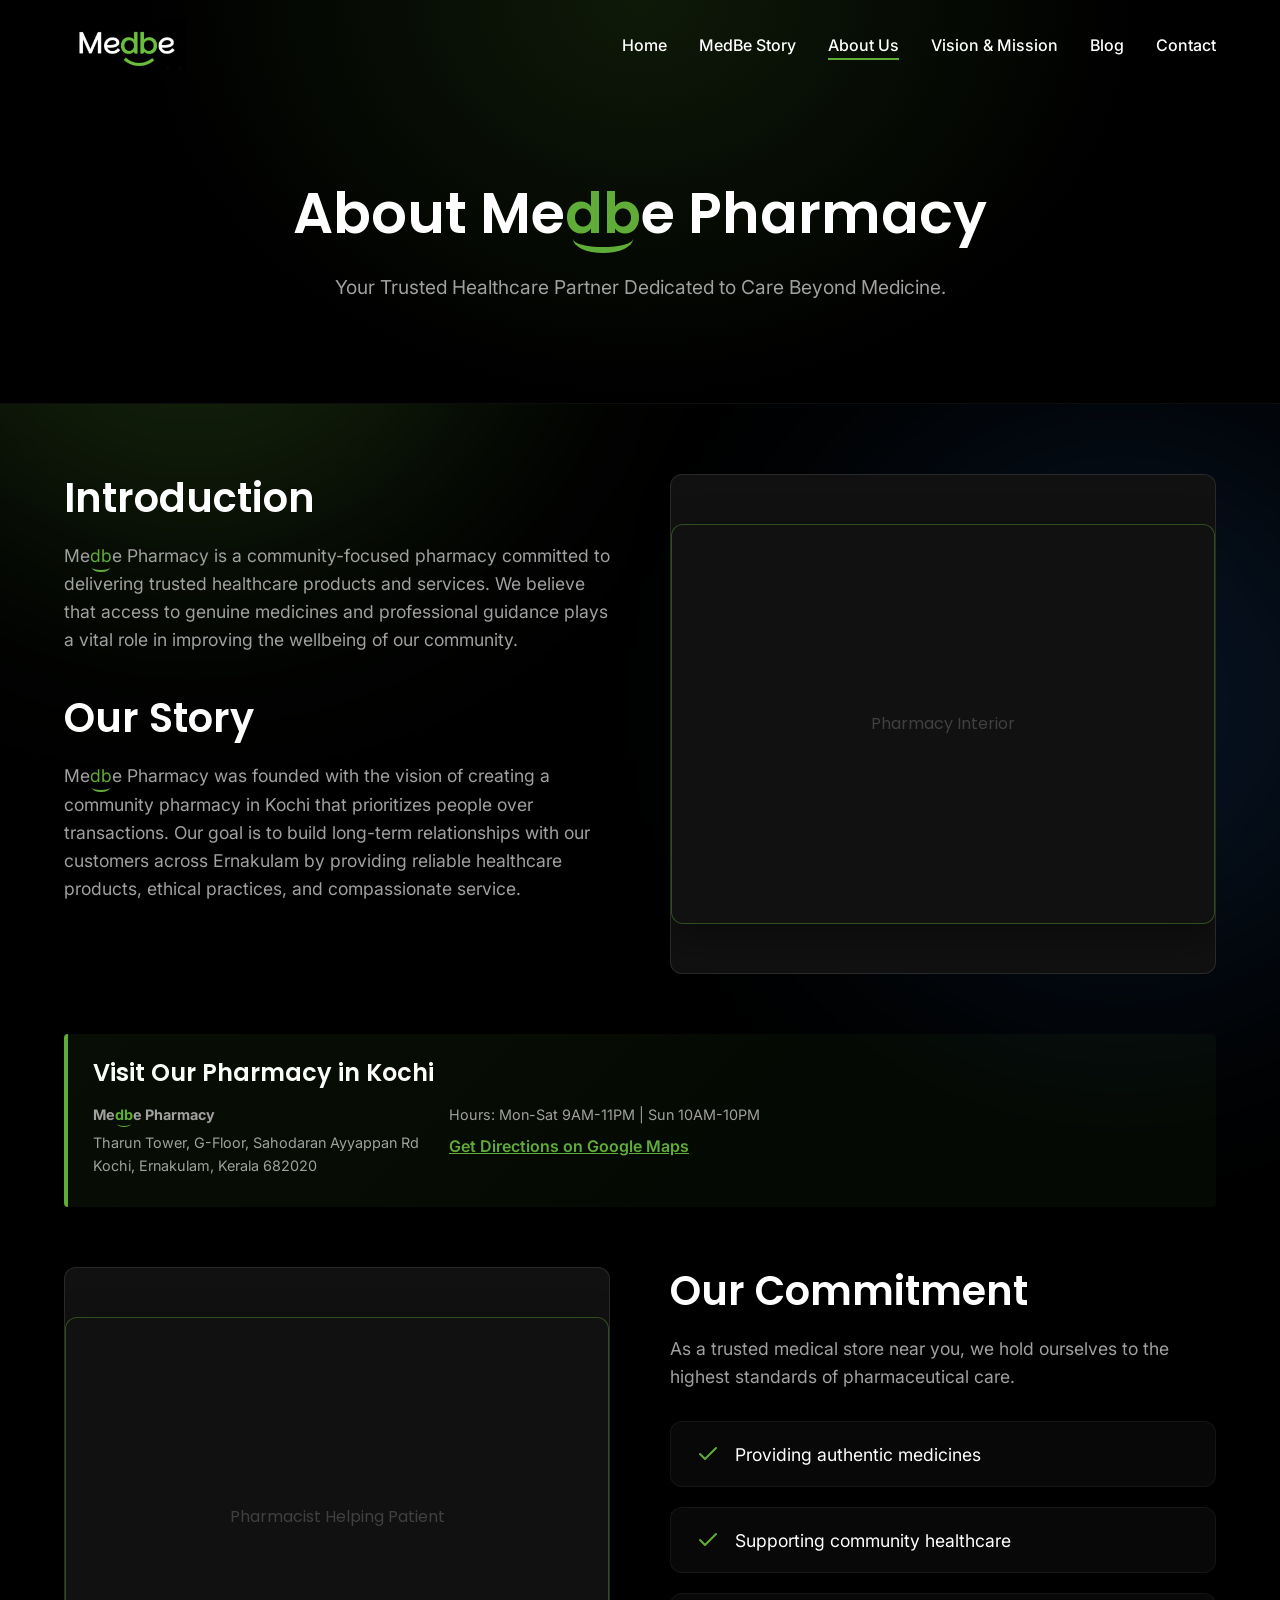
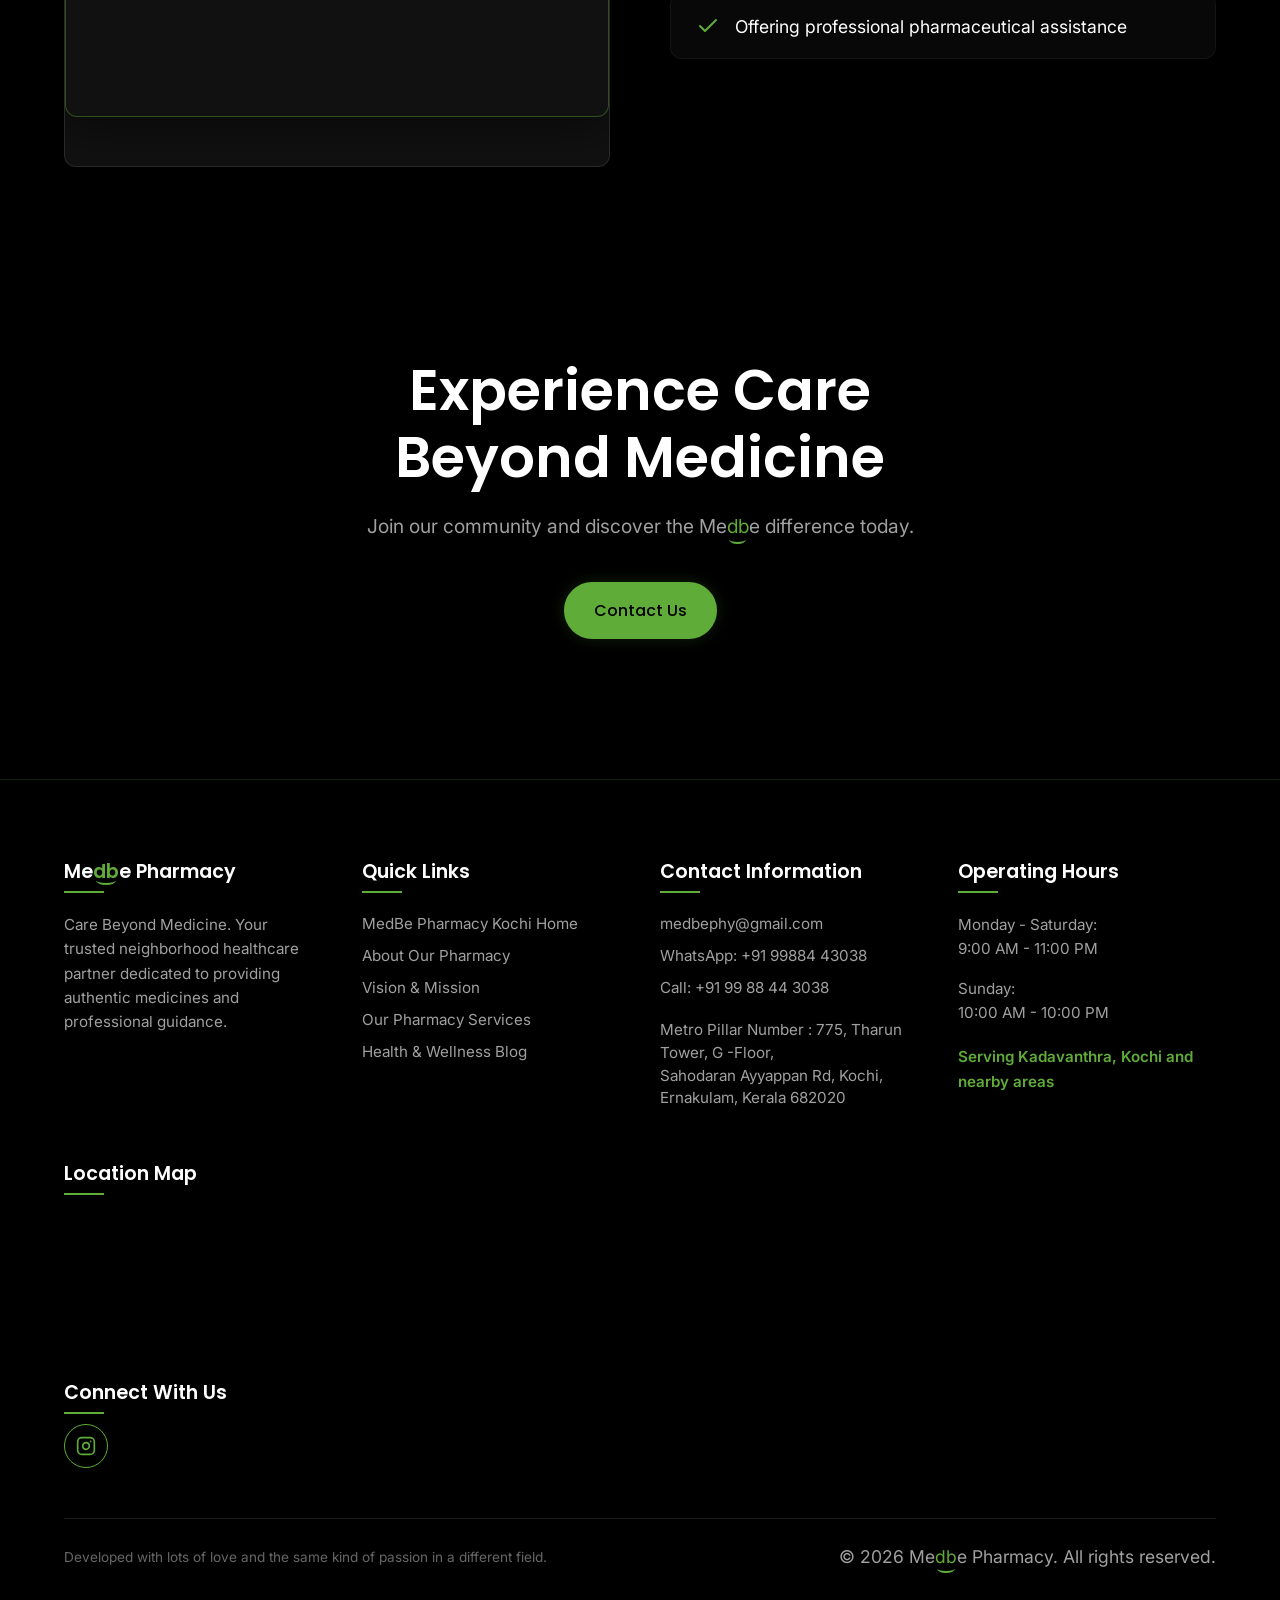
<file: about.html>
<!DOCTYPE html>
<html lang="en">

<head>
    <meta charset="UTF-8">
    <meta name="viewport" content="width=device-width, initial-scale=1.0">
    <meta name="author" content="MedBe Pharmacy">
    <meta name="keywords" content="About MedBe Pharmacy, Pharmacy History, Healthcare Partner Kochi, Pharmacy Mission">
    <meta name="robots" content="index, follow">
    <title>About Us | Medbe Pharmacy</title>

    <!-- Favicons -->
    <link rel="icon" type="image/png" sizes="32x32" href="favicon_io/favicon-32x32.png">
    <link rel="icon" type="image/png" sizes="16x16" href="favicon_io/favicon-16x16.png">
    <link rel="apple-touch-icon" sizes="180x180" href="favicon_io/apple-touch-icon.png">
    <link rel="icon" href="favicon_io/favicon.ico">
    <link rel="icon" type="image/png" sizes="192x192" href="favicon_io/android-chrome-192x192.png">
    <link rel="icon" type="image/png" sizes="512x512" href="favicon_io/android-chrome-512x512.png">

    <meta name="description"
        content="Learn about MedBe Pharmacy in Kochi. We are a trusted local pharmacy prioritizing genuine medicines, ethical healthcare, and compassionate service in Ernakulam.">

    <!-- Open Graph / Facebook -->
    <meta property="og:type" content="website">
    <meta property="og:url" content="https://medbe.in/about.html">
    <meta property="og:title" content="About Us | Medbe Pharmacy">
    <meta property="og:description"
        content="Learn about MedBe Pharmacy in Kochi. We are a community-focused pharmacy prioritizing genuine medicines, ethical healthcare, and compassionate service.">
    <meta property="og:image" content="https://medbe.in/assets/images/og-about.jpg">
    <!-- Canonical URL -->
    <link rel="canonical" href="https://medbe.in/about.html">

    <link rel="preconnect" href="https://fonts.googleapis.com">
    <link rel="preconnect" href="https://fonts.gstatic.com" crossorigin>
    <link
        href="https://fonts.googleapis.com/css2?family=Inter:wght@400;500;600&family=Poppins:wght@500;600;700&display=swap"
        rel="stylesheet">

    <link rel="stylesheet" href="assets/css/style.css">
    <link rel="stylesheet" href="assets/css/animations.css">
    <link rel="stylesheet" href="assets/css/mobile.css">
</head>

<body>

    <!-- Global Ambient Orbs -->
    <div class="ambient-orb orb-1"></div>
    <div class="ambient-orb orb-2"></div>

    <app-navbar active="about"></app-navbar>

    <header class="inner-header">
        <div class="container">
            <h1 class="animate-fade-up">About Me<span class="brand-db">db</span>e Pharmacy</h1>
            <p class="animate-fade-up delay-100">Your Trusted Healthcare Partner Dedicated to Care Beyond Medicine.</p>
        </div>
    </header>

    <section class="page-section">
        <div class="container">

            <!-- Introduction & Story -->
            <div class="about-grid">
                <div class="about-text-content animate-slide-left">
                    <h2>Introduction</h2>
                    <p>Me<span class="brand-db">db</span>e Pharmacy is a community-focused pharmacy
                        committed to delivering trusted healthcare
                        products and services. We believe that access to genuine medicines and professional guidance
                        plays a vital role in improving the wellbeing of our community.</p>

                    <h2 style="margin-top: 40px;">Our Story</h2>
                    <p>Me<span class="brand-db">db</span>e Pharmacy was founded with the vision of
                        creating a community pharmacy in Kochi that prioritizes people over transactions. Our goal is to
                        build long-term relationships with our customers across Ernakulam by providing reliable
                        healthcare products, ethical practices, and compassionate service.</p>
                </div>
                <div class="about-image-wrapper animate-slide-right delay-200">
                    <div class="about-image-placeholder">Pharmacy Interior</div>
                </div>
            </div>

            <!-- Local SEO Target: NAP Consistency -->
            <div class="nap-info"
                style="margin: 60px 0 0; padding: 25px; background: rgba(96, 172, 56, 0.05); border-left: 4px solid var(--medbe-green); border-radius: 4px;">
                <h2 style="font-size: 1.5rem; margin-bottom: 15px;">Visit Our Pharmacy in Kochi</h2>
                <div style="display: flex; flex-wrap: wrap; gap: 30px;">
                    <div>
                        <p style="margin-bottom: 5px;"><strong>Me<span class="brand-db">db</span>e Pharmacy</strong></p>
                        <p style="margin-bottom: 5px;">Tharun Tower, G-Floor, Sahodaran Ayyappan Rd<br>Kochi, Ernakulam,
                            Kerala 682020</p>
                    </div>
                    <div>

                        <p style="margin-bottom: 10px;">Hours: Mon-Sat 9AM-11PM | Sun 10AM-10PM</p>
                        <a href="https://maps.app.goo.gl/WDmPuEJdT8tqZ5Nn8" target="_blank" rel="noopener noreferrer"
                            style="color: var(--medbe-green); font-weight: 600; text-decoration: underline;">Get
                            Directions on Google Maps</a>
                    </div>
                </div>
            </div>

            <!-- Our Commitment -->
            <div class="about-grid" style="margin-top: 60px;">
                <div class="about-image-wrapper animate-slide-left delay-100">
                    <div class="about-image-placeholder">Pharmacist Helping Patient</div>
                </div>

                <div class="about-text-content">
                    <h2 class="animate-fade-up">Our Commitment</h2>
                    <p class="animate-fade-up delay-100">As a trusted medical store near you, we hold ourselves to the
                        highest standards of pharmaceutical care.</p>

                    <ul class="commitment-list">
                        <li class="commitment-item animate-fade-up delay-200">
                            <div class="commitment-icon">
                                <svg width="24" height="24" viewBox="0 0 24 24" fill="none" stroke="currentColor"
                                    stroke-width="2" stroke-linecap="round" stroke-linejoin="round">
                                    <polyline points="20 6 9 17 4 12"></polyline>
                                </svg>
                            </div>
                            Providing authentic medicines
                        </li>
                        <li class="commitment-item animate-fade-up delay-300">
                            <div class="commitment-icon">
                                <svg width="24" height="24" viewBox="0 0 24 24" fill="none" stroke="currentColor"
                                    stroke-width="2" stroke-linecap="round" stroke-linejoin="round">
                                    <polyline points="20 6 9 17 4 12"></polyline>
                                </svg>
                            </div>
                            Supporting community healthcare
                        </li>
                        <li class="commitment-item animate-fade-up delay-400">
                            <div class="commitment-icon">
                                <svg width="24" height="24" viewBox="0 0 24 24" fill="none" stroke="currentColor"
                                    stroke-width="2" stroke-linecap="round" stroke-linejoin="round">
                                    <polyline points="20 6 9 17 4 12"></polyline>
                                </svg>
                            </div>
                            Offering professional pharmaceutical assistance
                        </li>
                        <li class="commitment-item animate-fade-up delay-500">
                            <div class="commitment-icon">
                                <svg width="24" height="24" viewBox="0 0 24 24" fill="none" stroke="currentColor"
                                    stroke-width="2" stroke-linecap="round" stroke-linejoin="round">
                                    <polyline points="20 6 9 17 4 12"></polyline>
                                </svg>
                            </div>
                            Maintaining responsible healthcare standards
                        </li>
                    </ul>
                </div>
            </div>

        </div>
    </section>

    <!-- Call to Action -->
    <section class="cta-section">
        <div class="container cta-content">
            <h2 class="animate-fade-up">Experience Care Beyond Medicine</h2>
            <p class="animate-fade-up delay-100">Join our community and discover the Me<span class="brand-db">db</span>e
                difference today.</p>
            <div class="cta-buttons animate-fade-up delay-200">
                <a href="index.html#contact" class="btn btn-primary">Contact Us</a>
            </div>
        </div>
    </section>

    <app-footer></app-footer>

    <script src="assets/js/components.js"></script>
    <script src="assets/js/main.js"></script>
    <script src="assets/js/animations.js"></script>
</body>

</html>
</file>
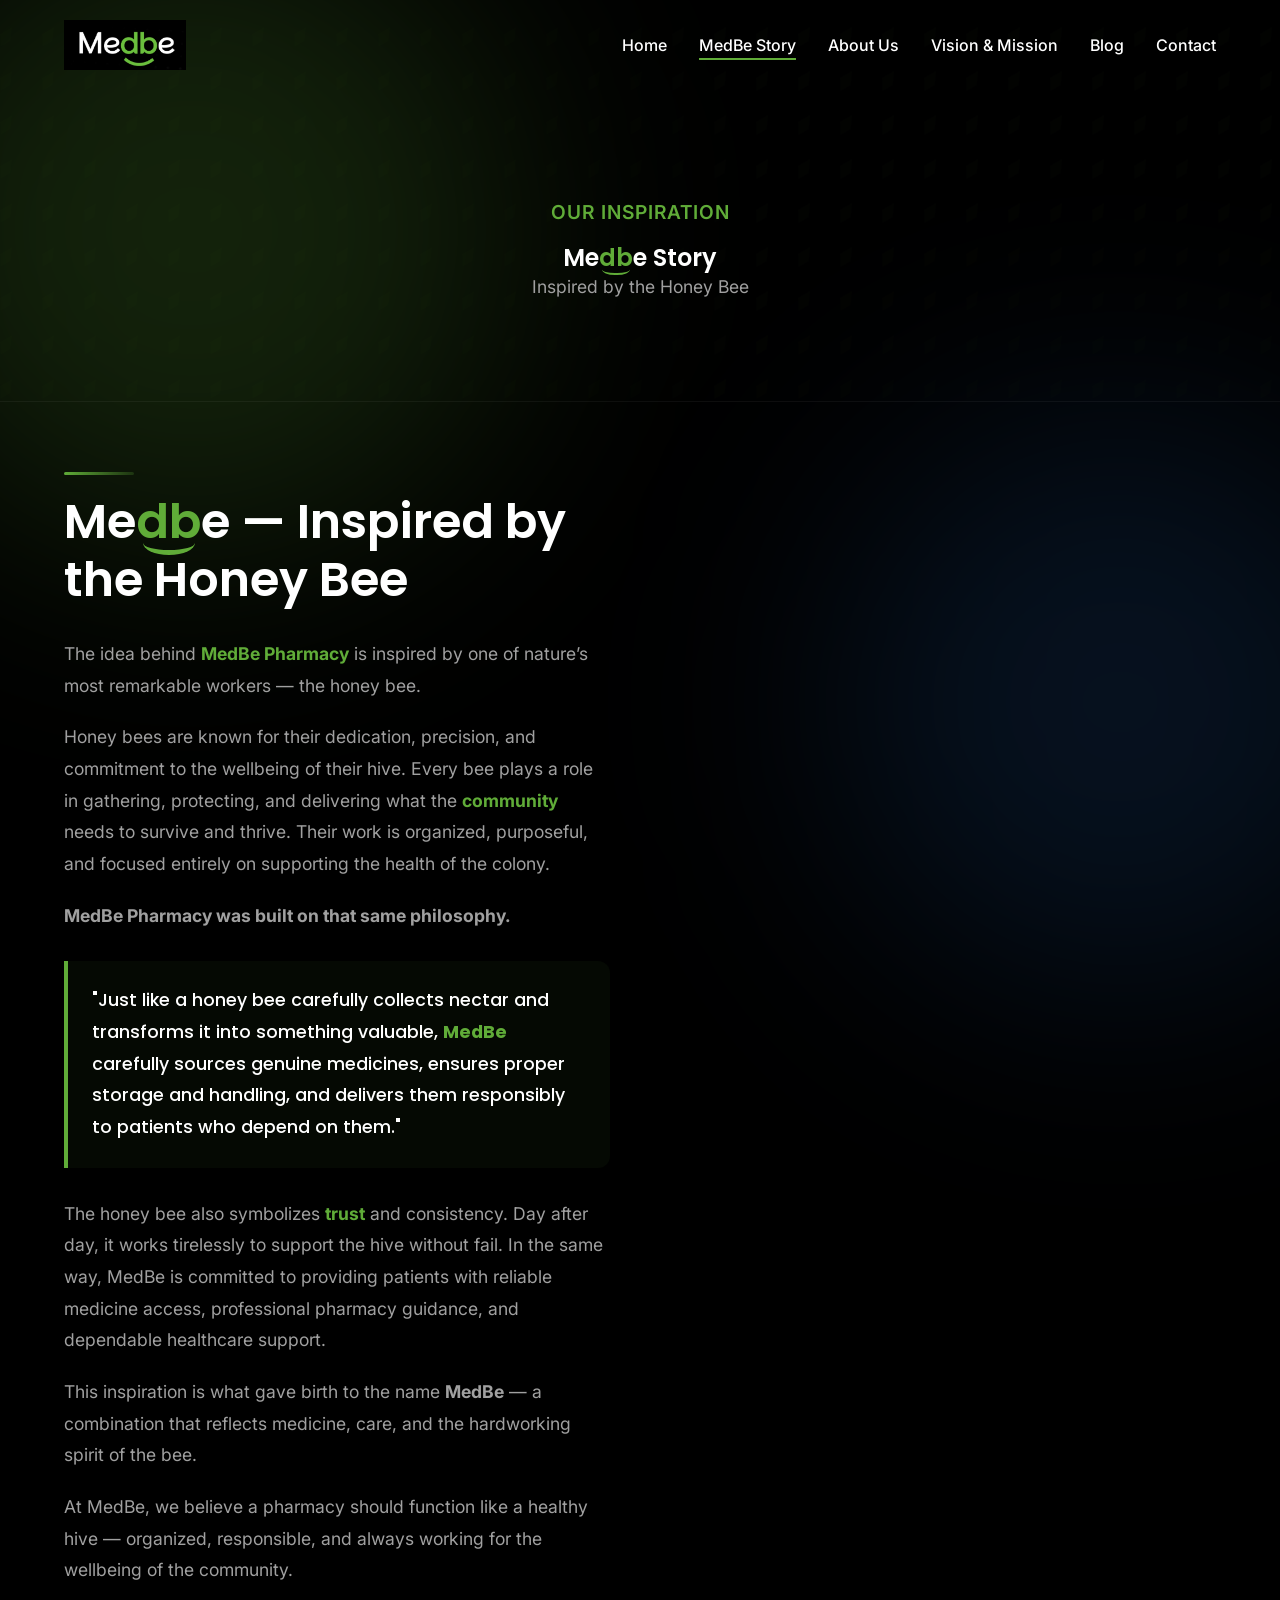
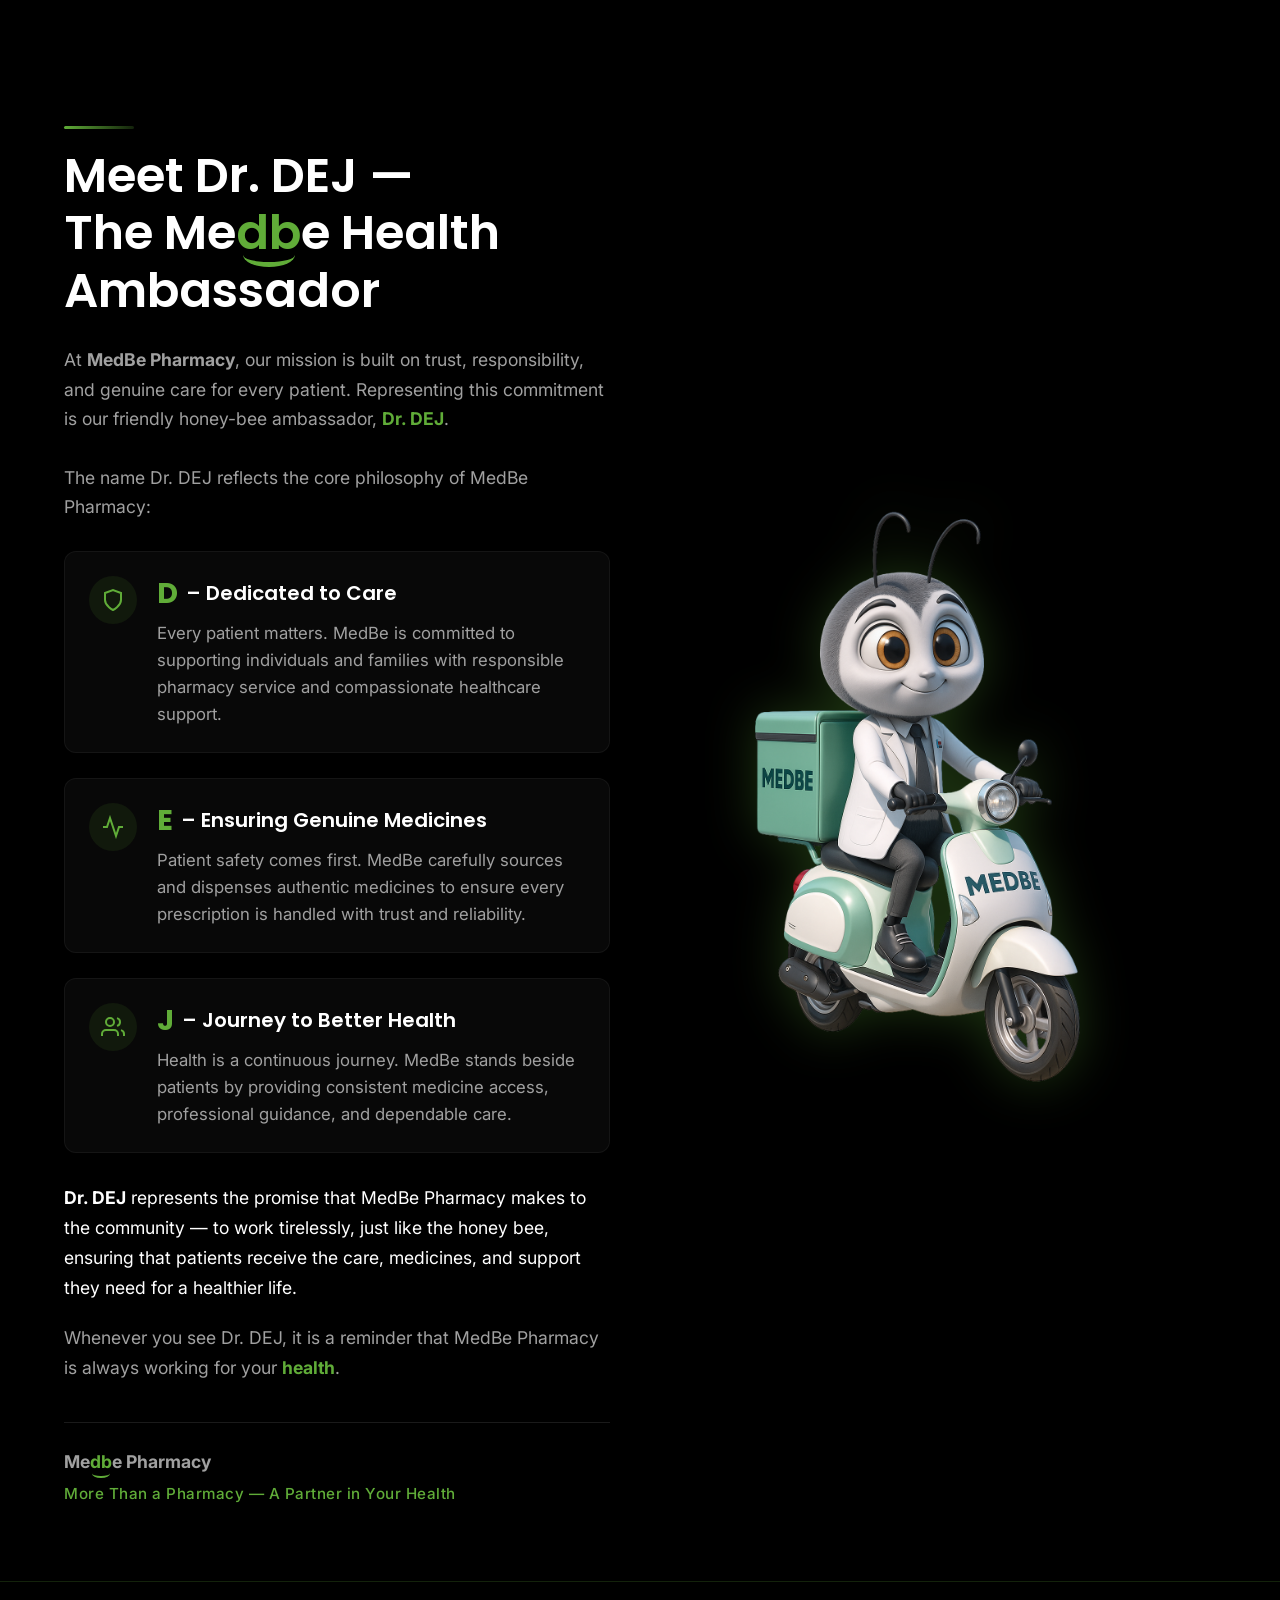
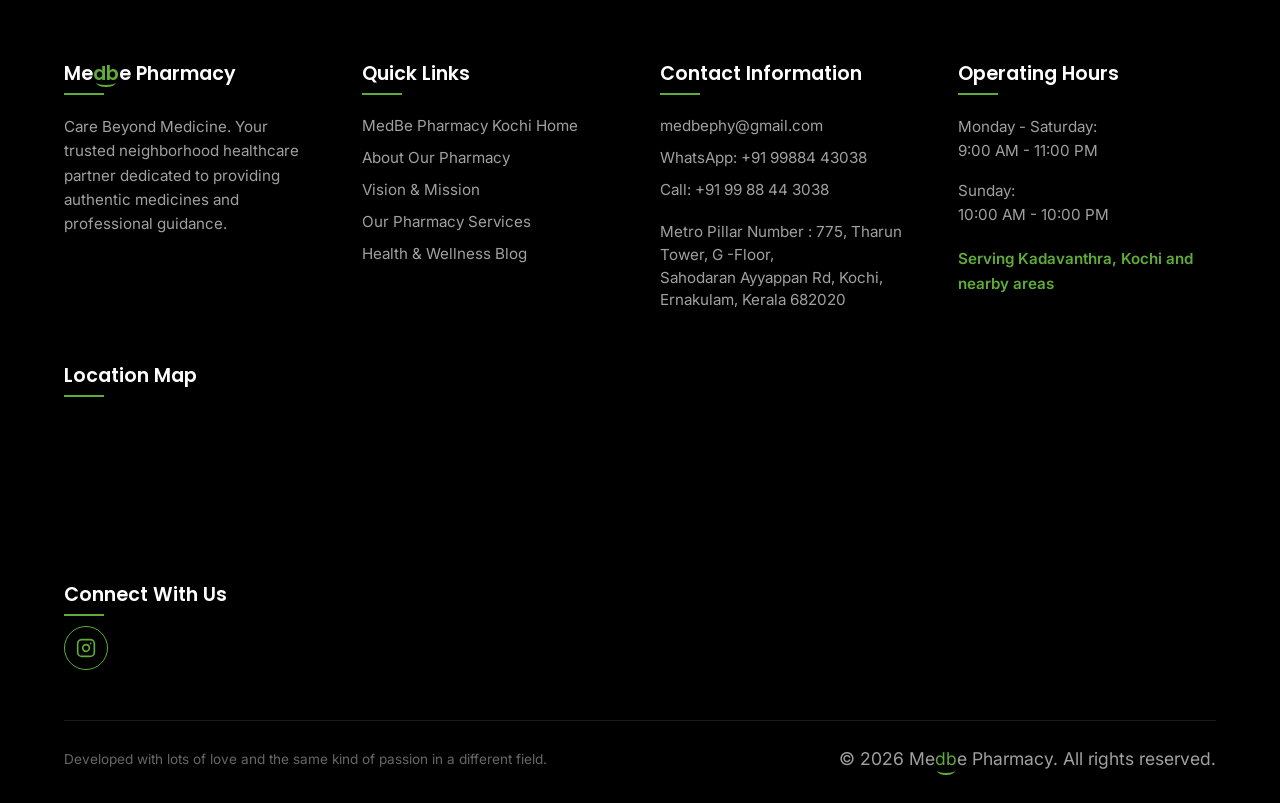
<file: story.html>
<!DOCTYPE html>
<html lang="en">

<head>
    <meta charset="UTF-8">
    <meta name="viewport" content="width=device-width, initial-scale=1.0">
    <meta name="author" content="MedBe Pharmacy">
    <meta name="robots" content="index, follow">
    <title>MedBe Story | Inspired by the Honey Bee</title>

    <!-- Favicons -->
    <link rel="icon" type="image/png" sizes="32x32" href="favicon_io/favicon-32x32.png">
    <link rel="icon" type="image/png" sizes="16x16" href="favicon_io/favicon-16x16.png">
    <link rel="apple-touch-icon" sizes="180x180" href="favicon_io/apple-touch-icon.png">
    <link rel="icon" href="favicon_io/favicon.ico">

    <meta name="description"
        content="Learn the story behind MedBe Pharmacy. Inspired by the honey bee, we are committed to providing reliable medicine access and healthcare support.">

    <link rel="preconnect" href="https://fonts.googleapis.com">
    <link rel="preconnect" href="https://fonts.gstatic.com" crossorigin>
    <link
        href="https://fonts.googleapis.com/css2?family=Inter:wght@400;500;600&family=Poppins:wght@500;600;700&display=swap"
        rel="stylesheet">

    <link rel="stylesheet" href="assets/css/style.css">
    <link rel="stylesheet" href="assets/css/animations.css">
    <link rel="stylesheet" href="assets/css/mobile.css">
</head>

<body>

    <!-- Global Ambient Orbs -->
    <div class="ambient-orb orb-1"></div>
    <div class="ambient-orb orb-2"></div>

    <!-- Navbar -->
    <app-navbar active="story"></app-navbar>

    <!-- ============================================================
         STORY HERO SECTION
         ============================================================ -->
    <section class="page-hero story-hero" style="position: relative; overflow: hidden;">
        <div class="med-particles-canvas"></div>
        
        <!-- Honeycomb Background Pattern -->
        <div class="honeycomb-pattern-overlay"></div>

        <div class="container page-hero-container">
            <div class="page-hero-content animate-fade-up">
                <span class="hero-tagline">Our Inspiration</span>
                <h1 class="page-title"><span style="white-space: nowrap;">Me<span class="brand-db">db</span>e</span> Story</h1>
                <p class="page-subtitle">Inspired by the Honey Bee</p>
            </div>
        </div>
        <div class="diagonal-divider"></div>
    </section>

    <!-- Section Divider -->
    <div class="section-green-line"></div>

    <!-- ============================================================
         THE STORY CONTENT SECTION
         ============================================================ -->
    <section class="story-content-section">
        <div class="container">
            <div class="story-grid">
                <!-- Left: Typography & Story -->
                <div class="story-text animate-slide-right">
                    <div class="section-header" style="text-align: left; margin-bottom: 30px;">
                        <span class="section-accent-line" style="margin-left: 0;"></span>
                        <h2><span style="white-space: nowrap;">Me<span class="brand-db">db</span>e</span> — Inspired by the Honey Bee</h2>
                    </div>
                    
                    <div class="story-paragraphs">
                        <p>The idea behind <strong style="color: var(--medbe-green);">MedBe Pharmacy</strong> is inspired by one of nature’s most remarkable workers — the honey bee.</p>
                        
                        <p>Honey bees are known for their dedication, precision, and commitment to the wellbeing of their hive. Every bee plays a role in gathering, protecting, and delivering what the <strong style="color: var(--medbe-green);">community</strong> needs to survive and thrive. Their work is organized, purposeful, and focused entirely on supporting the health of the colony.</p>
                        
                        <p><strong>MedBe Pharmacy was built on that same philosophy.</strong></p>
                        
                        <div class="story-highlight-box animate-fade-up delay-200" style="background: rgba(96, 172, 56, 0.05); border-left: 4px solid var(--medbe-green); padding: 24px; margin: 30px 0; border-radius: 0 12px 12px 0;">
                            <p style="margin: 0; color: var(--text-primary); font-size: 1.1rem; font-family: var(--font-heading); font-weight: 500;">
                                "Just like a honey bee carefully collects nectar and transforms it into something valuable, <strong style="color: var(--medbe-green);">MedBe</strong> carefully sources genuine medicines, ensures proper storage and handling, and delivers them responsibly to patients who depend on them."
                            </p>
                        </div>
                        
                        <p>The honey bee also symbolizes <strong style="color: var(--medbe-green);">trust</strong> and consistency. Day after day, it works tirelessly to support the hive without fail. In the same way, MedBe is committed to providing patients with reliable medicine access, professional pharmacy guidance, and dependable healthcare support.</p>
                        
                        <p>This inspiration is what gave birth to the name <strong>MedBe</strong> — a combination that reflects medicine, care, and the hardworking spirit of the bee.</p>

                        <p>At MedBe, we believe a pharmacy should function like a healthy hive — organized, responsible, and always working for the wellbeing of the community.</p>
                    </div>
                </div>

                <!-- Right: Visuals / Hexagons -->
                <div class="story-visuals animate-scale-in delay-200">
                    <div class="hexagon-cluster">
                        <div class="hex hex-1">
                            <div class="hex-inner">
                                <svg width="32" height="32" viewBox="0 0 24 24" fill="none" stroke="currentColor" stroke-width="2">
                                    <path d="M12 22s8-4 8-10V5l-8-3-8 3v7c0 6 8 10 8 10z"/>
                                </svg>
                                <span>Protection</span>
                            </div>
                        </div>
                        <div class="hex hex-2">
                            <div class="hex-inner">
                                <svg width="32" height="32" viewBox="0 0 24 24" fill="none" stroke="currentColor" stroke-width="2">
                                    <path d="M22 12h-4l-3 9L9 3l-3 9H2"/>
                                </svg>
                                <span>Health</span>
                            </div>
                        </div>
                        <div class="hex hex-3">
                            <div class="hex-inner">
                                <svg width="32" height="32" viewBox="0 0 24 24" fill="none" stroke="currentColor" stroke-width="2">
                                    <path d="M17 21v-2a4 4 0 0 0-4-4H5a4 4 0 0 0-4 4v2"/>
                                    <circle cx="9" cy="7" r="4"/>
                                    <path d="M23 21v-2a4 4 0 0 0-3-3.87"/>
                                    <path d="M16 3.13a4 4 0 0 1 0 7.75"/>
                                </svg>
                                <span>Community</span>
                            </div>
                        </div>
                    </div>
                </div>
            </div>
        </div>
    </section>

    <!-- Section Divider -->
    <div class="section-green-line"></div>

    <!-- ============================================================
         DR. DEJ AMBASSADOR SECTION
         ============================================================ -->
    <section class="ambassador-section">
        <div class="container">
            <div class="ambassador-grid">
                
                <!-- Left: Text Content -->
                <div class="ambassador-text animate-slide-right delay-100">
                    <div class="section-header" style="text-align: left; margin-bottom: 25px;">
                        <span class="section-accent-line" style="margin-left: 0;"></span>
                        <h2>Meet Dr. DEJ —<br>The <span style="white-space: nowrap;">Me<span class="brand-db">db</span>e</span> Health Ambassador</h2>
                    </div>

                    <p style="margin-bottom: 30px; font-size: 1.1rem; line-height: 1.7;">
                        At <strong>MedBe Pharmacy</strong>, our mission is built on trust, responsibility, and genuine care for every patient. Representing this commitment is our friendly honey-bee ambassador, <strong style="color: var(--medbe-green);">Dr. DEJ</strong>.
                    </p>

                    <p style="margin-bottom: 30px; font-size: 1.1rem;">
                        The name Dr. DEJ reflects the core philosophy of MedBe Pharmacy:
                    </p>

                    <div class="ambassador-points">
                        <!-- Point D -->
                        <div class="point-item animate-fade-up delay-100">
                            <div class="point-icon-wrap">
                                <svg width="24" height="24" viewBox="0 0 24 24" fill="none" stroke="currentColor" stroke-width="2">
                                    <path d="M12 22s8-4 8-10V5l-8-3-8 3v7c0 6 8 10 8 10z"/>
                                </svg>
                            </div>
                            <div class="point-content">
                                <h3><span class="point-letter">D</span> – Dedicated to Care</h3>
                                <p>Every patient matters. MedBe is committed to supporting individuals and families with responsible pharmacy service and compassionate healthcare support.</p>
                            </div>
                        </div>

                        <!-- Point E -->
                        <div class="point-item animate-fade-up delay-200">
                            <div class="point-icon-wrap">
                                <svg width="24" height="24" viewBox="0 0 24 24" fill="none" stroke="currentColor" stroke-width="2">
                                    <path d="M22 12h-4l-3 9L9 3l-3 9H2"/>
                                </svg>
                            </div>
                            <div class="point-content">
                                <h3><span class="point-letter">E</span> – Ensuring Genuine Medicines</h3>
                                <p>Patient safety comes first. MedBe carefully sources and dispenses authentic medicines to ensure every prescription is handled with trust and reliability.</p>
                            </div>
                        </div>

                        <!-- Point J -->
                        <div class="point-item animate-fade-up delay-300">
                            <div class="point-icon-wrap">
                                <svg width="24" height="24" viewBox="0 0 24 24" fill="none" stroke="currentColor" stroke-width="2">
                                    <path d="M17 21v-2a4 4 0 0 0-4-4H5a4 4 0 0 0-4 4v2"/>
                                    <circle cx="9" cy="7" r="4"/>
                                    <path d="M23 21v-2a4 4 0 0 0-3-3.87"/>
                                    <path d="M16 3.13a4 4 0 0 1 0 7.75"/>
                                </svg>
                            </div>
                            <div class="point-content">
                                <h3><span class="point-letter">J</span> – Journey to Better Health</h3>
                                <p>Health is a continuous journey. MedBe stands beside patients by providing consistent medicine access, professional guidance, and dependable care.</p>
                            </div>
                        </div>
                    </div>

                    <p style="margin-top: 30px; font-size: 1.1rem; line-height: 1.7; color: var(--text-primary);">
                        <strong>Dr. DEJ</strong> represents the promise that MedBe Pharmacy makes to the community — to work tirelessly, just like the honey bee, ensuring that patients receive the care, medicines, and support they need for a healthier life.
                    </p>

                    <p style="margin-top: 20px; font-size: 1.1rem; line-height: 1.7;">
                        Whenever you see Dr. DEJ, it is a reminder that MedBe Pharmacy is always working for your <strong style="color: var(--medbe-green);">health</strong>.
                    </p>

                    <div class="ambassador-closing animate-fade-up delay-400">
                        <p><strong><span style="white-space: nowrap;">Me<span class="brand-db">db</span>e</span> Pharmacy</strong></p>
                        <p class="closing-tagline">More Than a Pharmacy — A Partner in Your Health</p>
                    </div>
                </div>

                <!-- Right: Mascot Placeholder -->
                <div class="ambassador-image-col animate-scale-in delay-200">
                    <img src="mascot.png?v=2" alt="Dr. DEJ Mascot" class="delivery-mascot animate-float">
                </div>

            </div>
        </div>
    </section>

    <!-- Footer -->
    <app-footer></app-footer>

    <!-- Scripts -->
    <script src="assets/js/components.js"></script>
    <script src="assets/js/animations.js"></script>
    <script src="assets/js/main.js"></script>

</body>
</html>
</file>
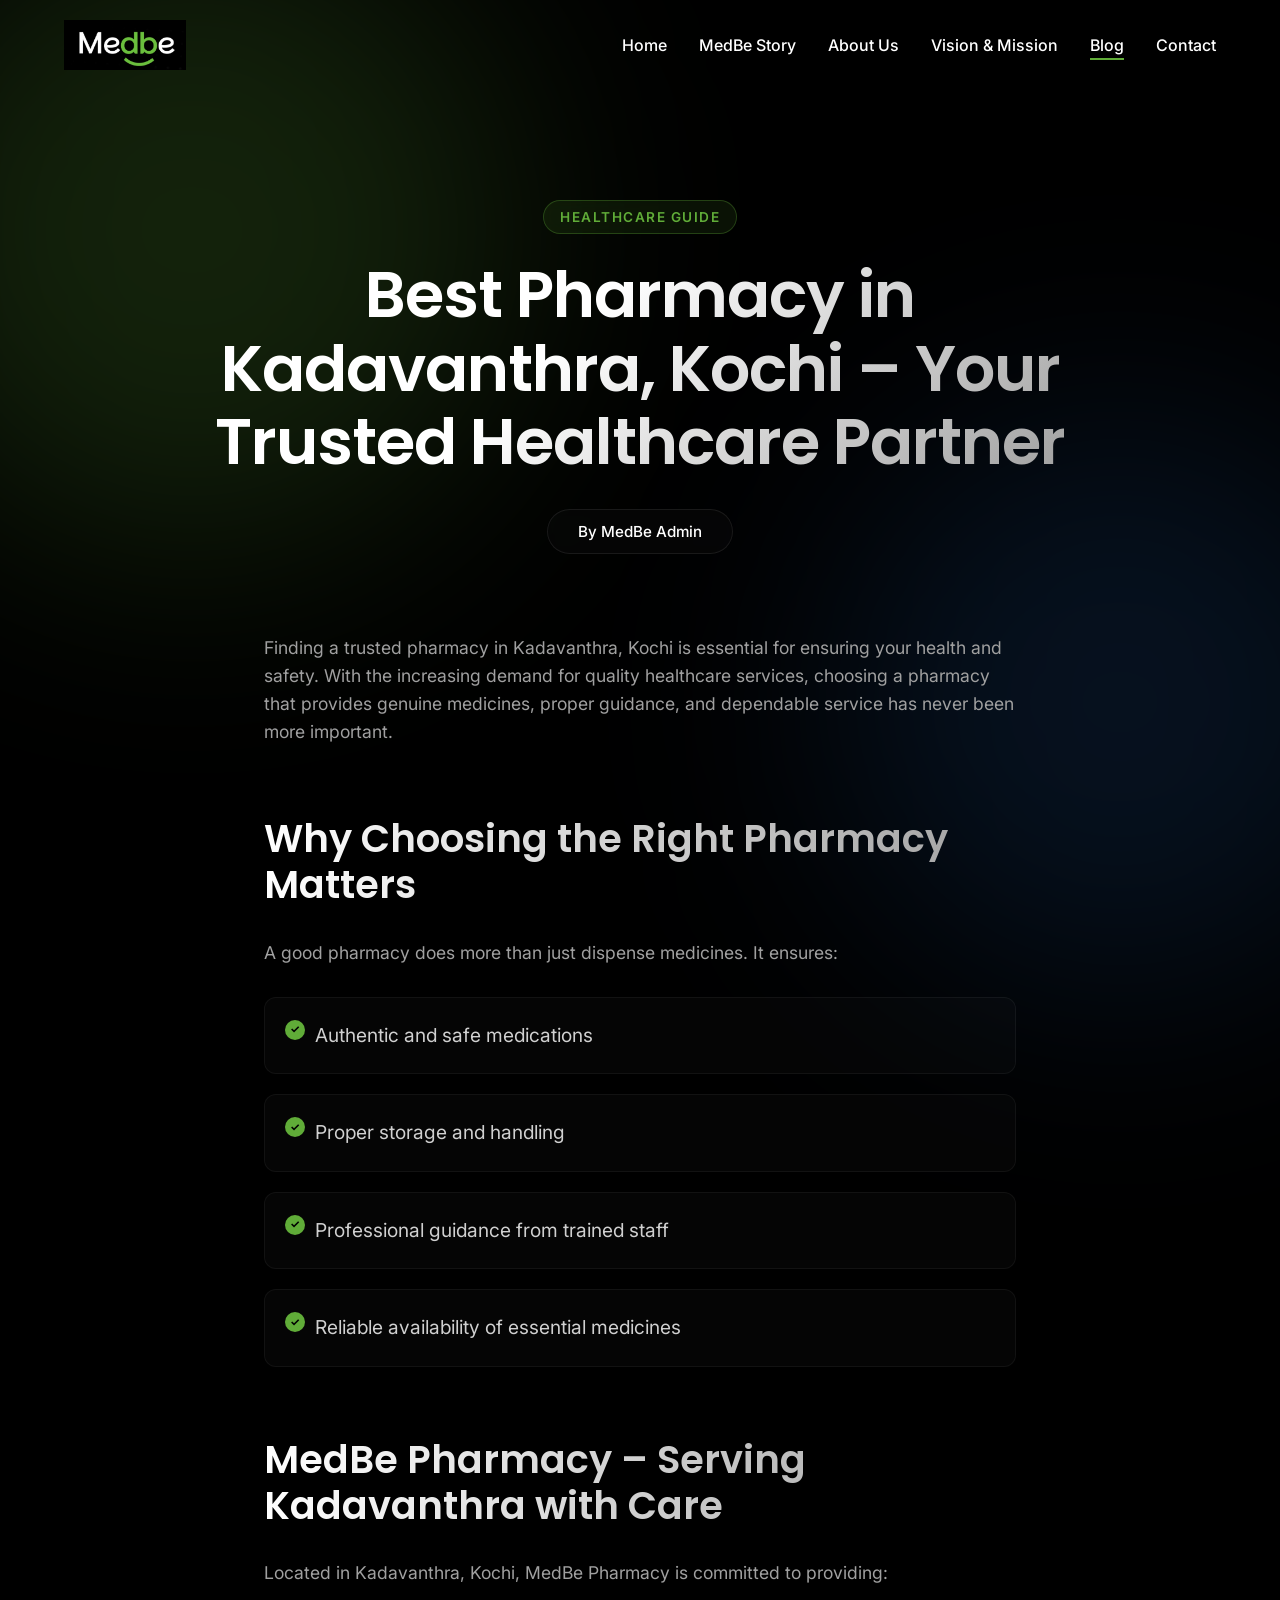
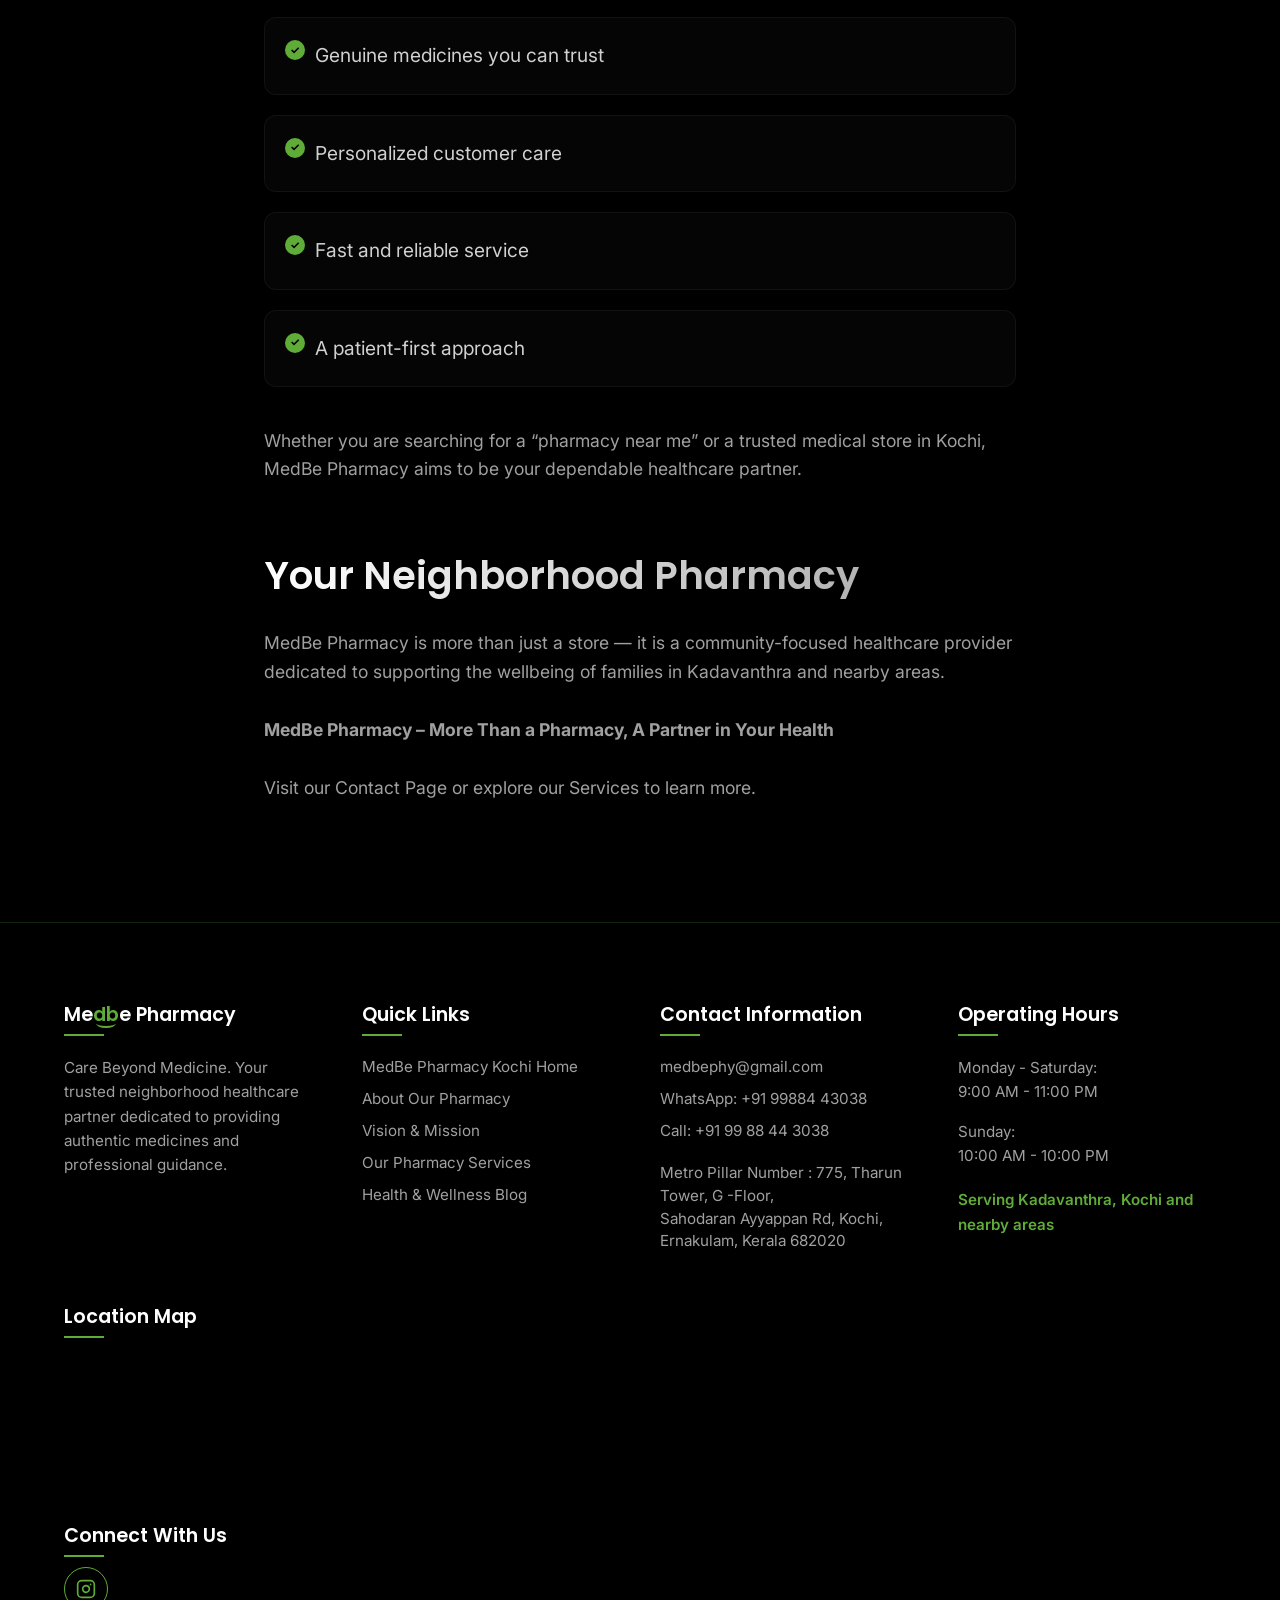
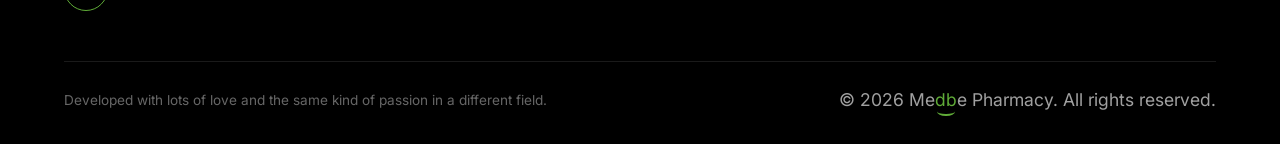
<file: blog/best-pharmacy-in-kadavanthra.html>
<!DOCTYPE html>
<html lang="en">
<head>
    <meta charset="UTF-8">
    <meta name="viewport" content="width=device-width, initial-scale=1.0">
    
    <title>Best Pharmacy in Kadavanthra Kochi | MedBe Pharmacy</title>
    <meta name="description" content="MedBe Pharmacy in Kadavanthra, Kochi provides genuine medicines, reliable healthcare support, and trusted pharmacy services near you.">
    <meta name="keywords" content="pharmacy in Kadavanthra, pharmacy in Kochi, medical store near me, best pharmacy Kochi, MedBe Pharmacy">

    <link rel="icon" type="image/png" sizes="32x32" href="/favicon_io/favicon-32x32.png">
    <link rel="icon" href="/favicon_io/favicon.ico">

    <link rel="preconnect" href="https://fonts.googleapis.com">
    <link rel="preconnect" href="https://fonts.gstatic.com" crossorigin>
    <link href="https://fonts.googleapis.com/css2?family=Inter:wght@400;500;600&family=Poppins:wght@500;600;700&display=swap" rel="stylesheet">

    <link rel="stylesheet" href="/assets/css/style.css">
    <link rel="stylesheet" href="/assets/css/animations.css">
    <link rel="stylesheet" href="/assets/css/mobile.css">
    <link rel="stylesheet" href="/assets/css/blog.css">
</head>
<body>
    <!-- Global Ambient Orbs -->
    <div class="ambient-orb orb-1"></div>
    <div class="ambient-orb orb-2"></div>

    <app-navbar active="blog"></app-navbar>

    <div class="blog-main-wrapper">
        <article class="post-layout">
            <header class="post-header animate-fade-up">
                <span class="blog-hero-tag" style="margin-bottom: 24px;">Healthcare Guide</span>
                <h1 class="post-title">Best Pharmacy in Kadavanthra, Kochi – Your Trusted Healthcare Partner</h1>
                
                <div class="post-meta-bar">
                    <div class="meta-item">
                        <span style="color: #fff; font-weight: 500;">By MedBe Admin</span>
                    </div>
                </div>
            </header>

            <main class="post-content animate-fade-up delay-200">
                <p>Finding a trusted pharmacy in Kadavanthra, Kochi is essential for ensuring your health and safety. With the increasing demand for quality healthcare services, choosing a pharmacy that provides genuine medicines, proper guidance, and dependable service has never been more important.</p>
                
                <h2>Why Choosing the Right Pharmacy Matters</h2>
                <p>A good pharmacy does more than just dispense medicines. It ensures:</p>
                <ul>
                    <li>Authentic and safe medications</li>
                    <li>Proper storage and handling</li>
                    <li>Professional guidance from trained staff</li>
                    <li>Reliable availability of essential medicines</li>
                </ul>

                <h2>MedBe Pharmacy – Serving Kadavanthra with Care</h2>
                <p>Located in Kadavanthra, Kochi, MedBe Pharmacy is committed to providing:</p>
                <ul>
                    <li>Genuine medicines you can trust</li>
                    <li>Personalized customer care</li>
                    <li>Fast and reliable service</li>
                    <li>A patient-first approach</li>
                </ul>

                <p>Whether you are searching for a “pharmacy near me” or a trusted medical store in Kochi, MedBe Pharmacy aims to be your dependable healthcare partner.</p>

                <h2>Your Neighborhood Pharmacy</h2>
                <p>MedBe Pharmacy is more than just a store — it is a community-focused healthcare provider dedicated to supporting the wellbeing of families in Kadavanthra and nearby areas.</p>
                
                <p><strong>MedBe Pharmacy – More Than a Pharmacy, A Partner in Your Health</strong></p>

                <p>Visit our <a href="/index.html#contact">Contact Page</a> or explore our <a href="/index.html#services">Services</a> to learn more.</p>
            </main>
        </article>
    </div>

    <app-footer></app-footer>

    <script src="/assets/js/components.js"></script>
    <script src="/assets/js/main.js"></script>
    <script src="/assets/js/animations.js"></script>
</body>
</html>
</file>
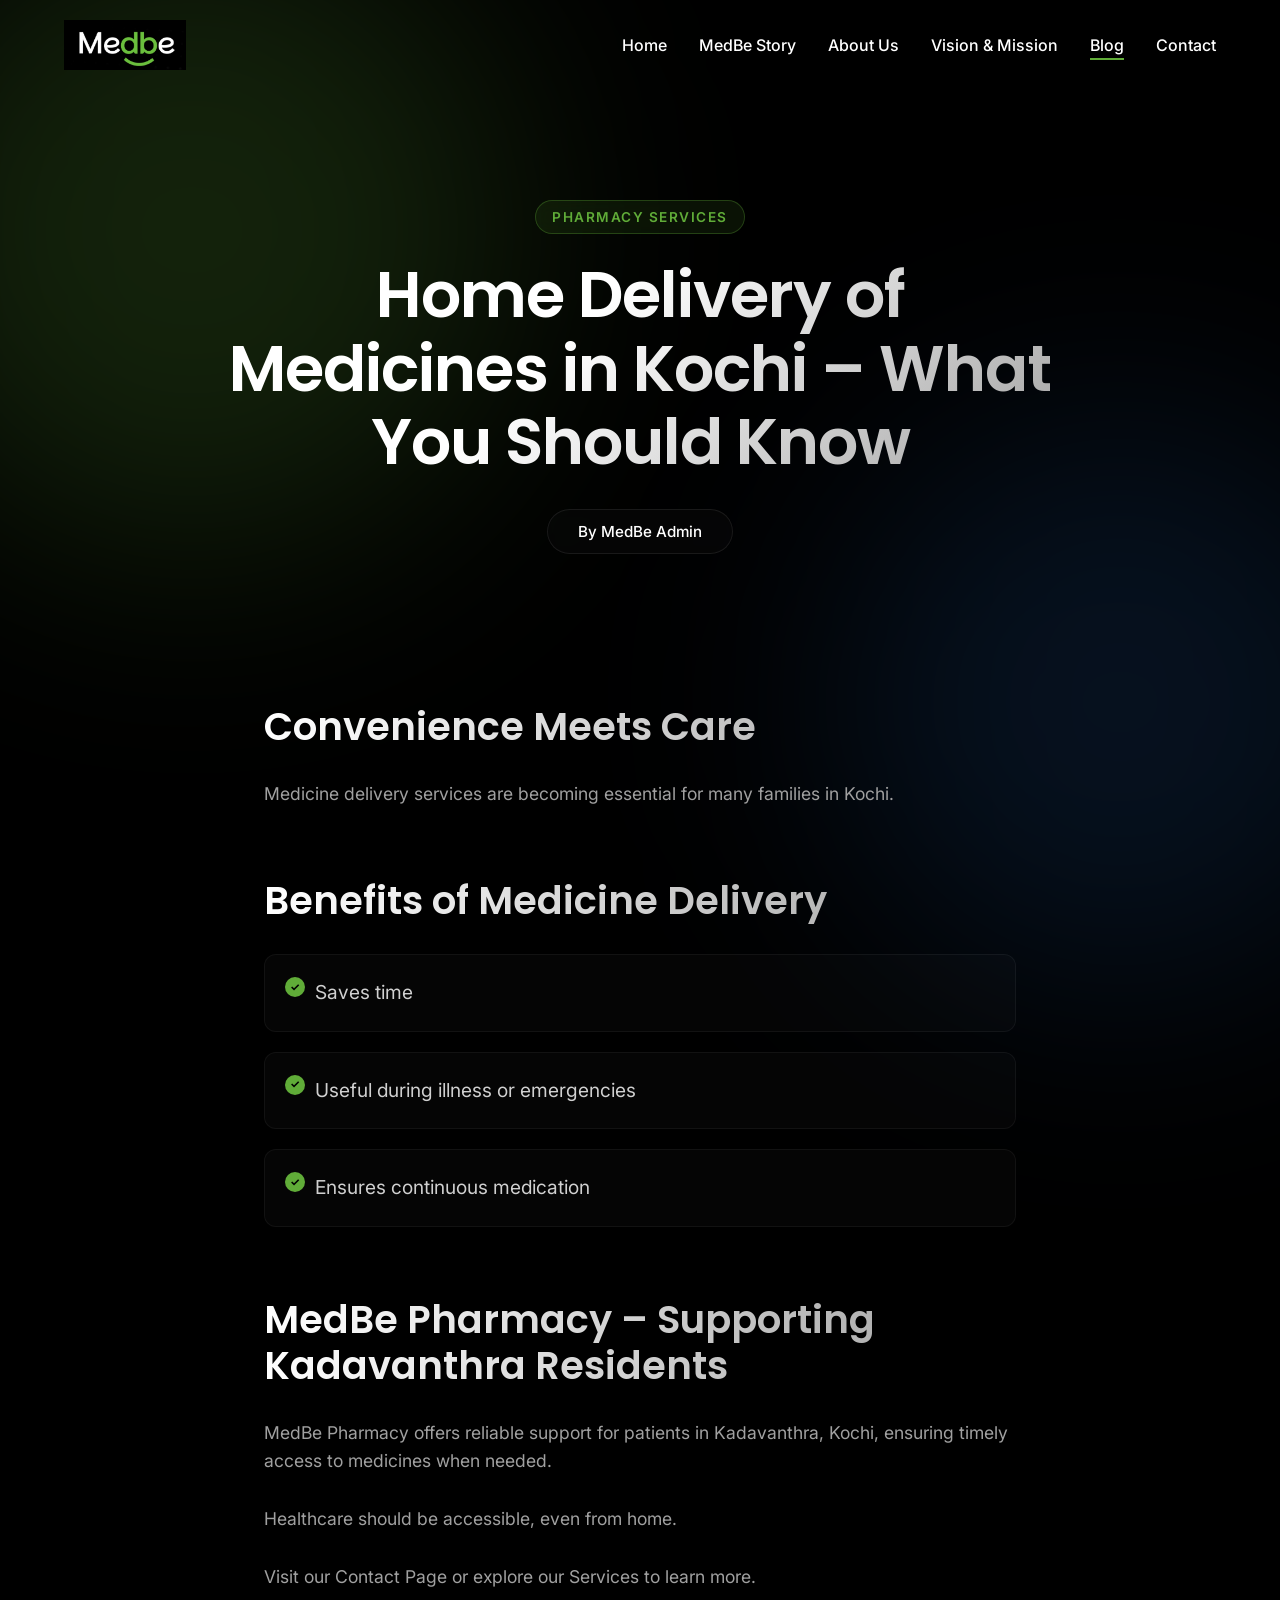
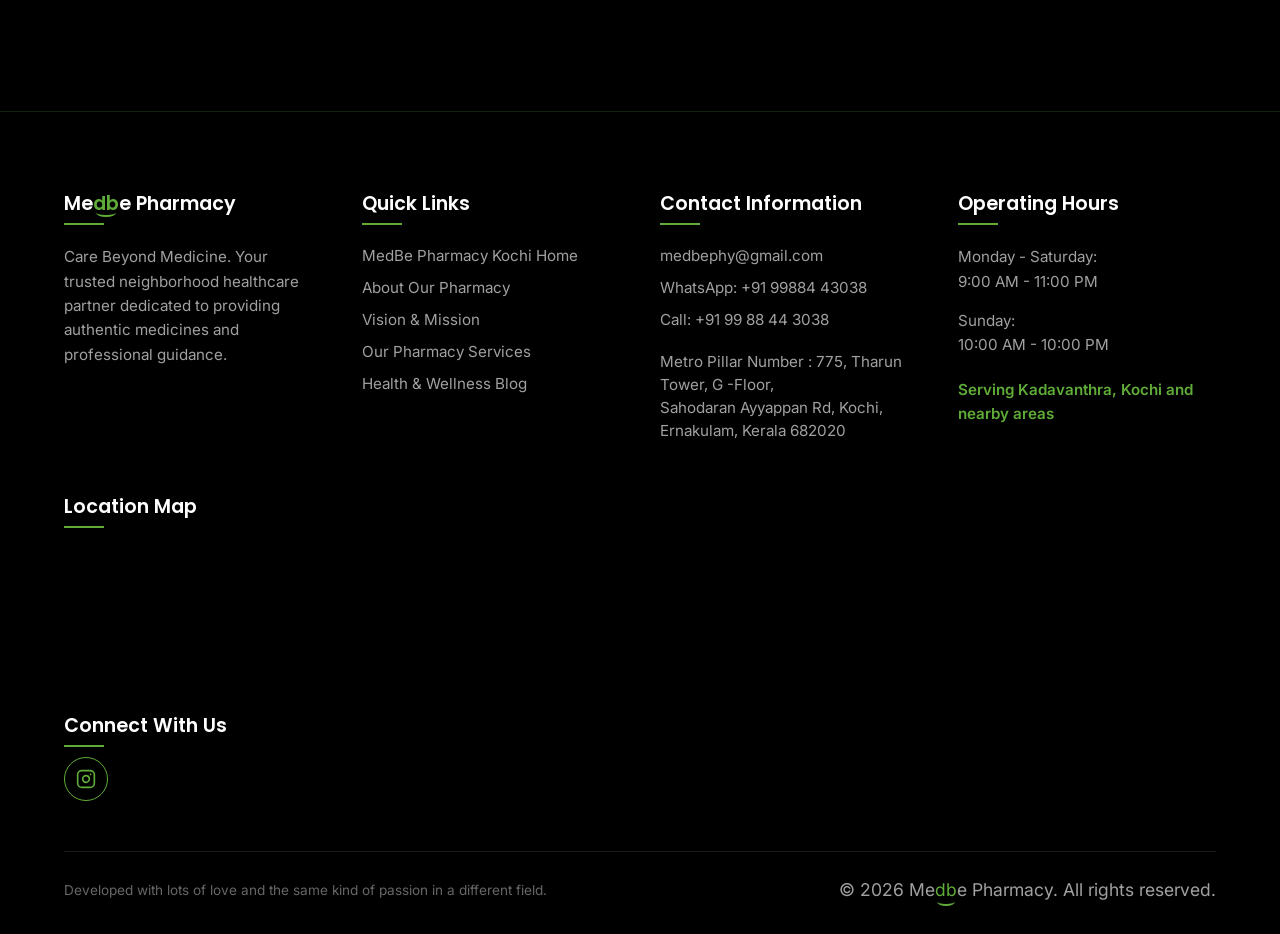
<file: blog/home-delivery-medicines-kochi.html>
<!DOCTYPE html>
<html lang="en">
<head>
    <meta charset="UTF-8">
    <meta name="viewport" content="width=device-width, initial-scale=1.0">
    
    <title>Home Delivery of Medicines in Kochi – What You Should Know</title>
    <meta name="description" content="MedBe Pharmacy in Kadavanthra, Kochi provides genuine medicines, reliable healthcare support, and trusted pharmacy services near you.">
    <meta name="keywords" content="pharmacy in Kadavanthra, pharmacy in Kochi, medical store near me, best pharmacy Kochi, MedBe Pharmacy">

    <link rel="icon" type="image/png" sizes="32x32" href="/favicon_io/favicon-32x32.png">
    <link rel="icon" href="/favicon_io/favicon.ico">

    <link rel="preconnect" href="https://fonts.googleapis.com">
    <link rel="preconnect" href="https://fonts.gstatic.com" crossorigin>
    <link href="https://fonts.googleapis.com/css2?family=Inter:wght@400;500;600&family=Poppins:wght@500;600;700&display=swap" rel="stylesheet">

    <link rel="stylesheet" href="/assets/css/style.css">
    <link rel="stylesheet" href="/assets/css/animations.css">
    <link rel="stylesheet" href="/assets/css/mobile.css">
    <link rel="stylesheet" href="/assets/css/blog.css">
</head>
<body>
    <!-- Global Ambient Orbs -->
    <div class="ambient-orb orb-1"></div>
    <div class="ambient-orb orb-2"></div>

    <app-navbar active="blog"></app-navbar>

    <div class="blog-main-wrapper">
        <article class="post-layout">
            <header class="post-header animate-fade-up">
                <span class="blog-hero-tag" style="margin-bottom: 24px;">Pharmacy Services</span>
                <h1 class="post-title">Home Delivery of Medicines in Kochi – What You Should Know</h1>
                
                <div class="post-meta-bar">
                    <div class="meta-item">
                        <span style="color: #fff; font-weight: 500;">By MedBe Admin</span>
                    </div>
                </div>
            </header>

            <main class="post-content animate-fade-up delay-200">
                <h2>Convenience Meets Care</h2>
                <p>Medicine delivery services are becoming essential for many families in Kochi.</p>
                
                <h2>Benefits of Medicine Delivery</h2>
                <ul>
                    <li>Saves time</li>
                    <li>Useful during illness or emergencies</li>
                    <li>Ensures continuous medication</li>
                </ul>

                <h2>MedBe Pharmacy – Supporting Kadavanthra Residents</h2>
                <p>MedBe Pharmacy offers reliable support for patients in Kadavanthra, Kochi, ensuring timely access to medicines when needed.</p>

                <p>Healthcare should be accessible, even from home.</p>

                <p>Visit our <a href="/index.html#contact">Contact Page</a> or explore our <a href="/index.html#services">Services</a> to learn more.</p>
            </main>
        </article>
    </div>

    <app-footer></app-footer>

    <script src="/assets/js/components.js"></script>
    <script src="/assets/js/main.js"></script>
    <script src="/assets/js/animations.js"></script>
</body>
</html>
</file>
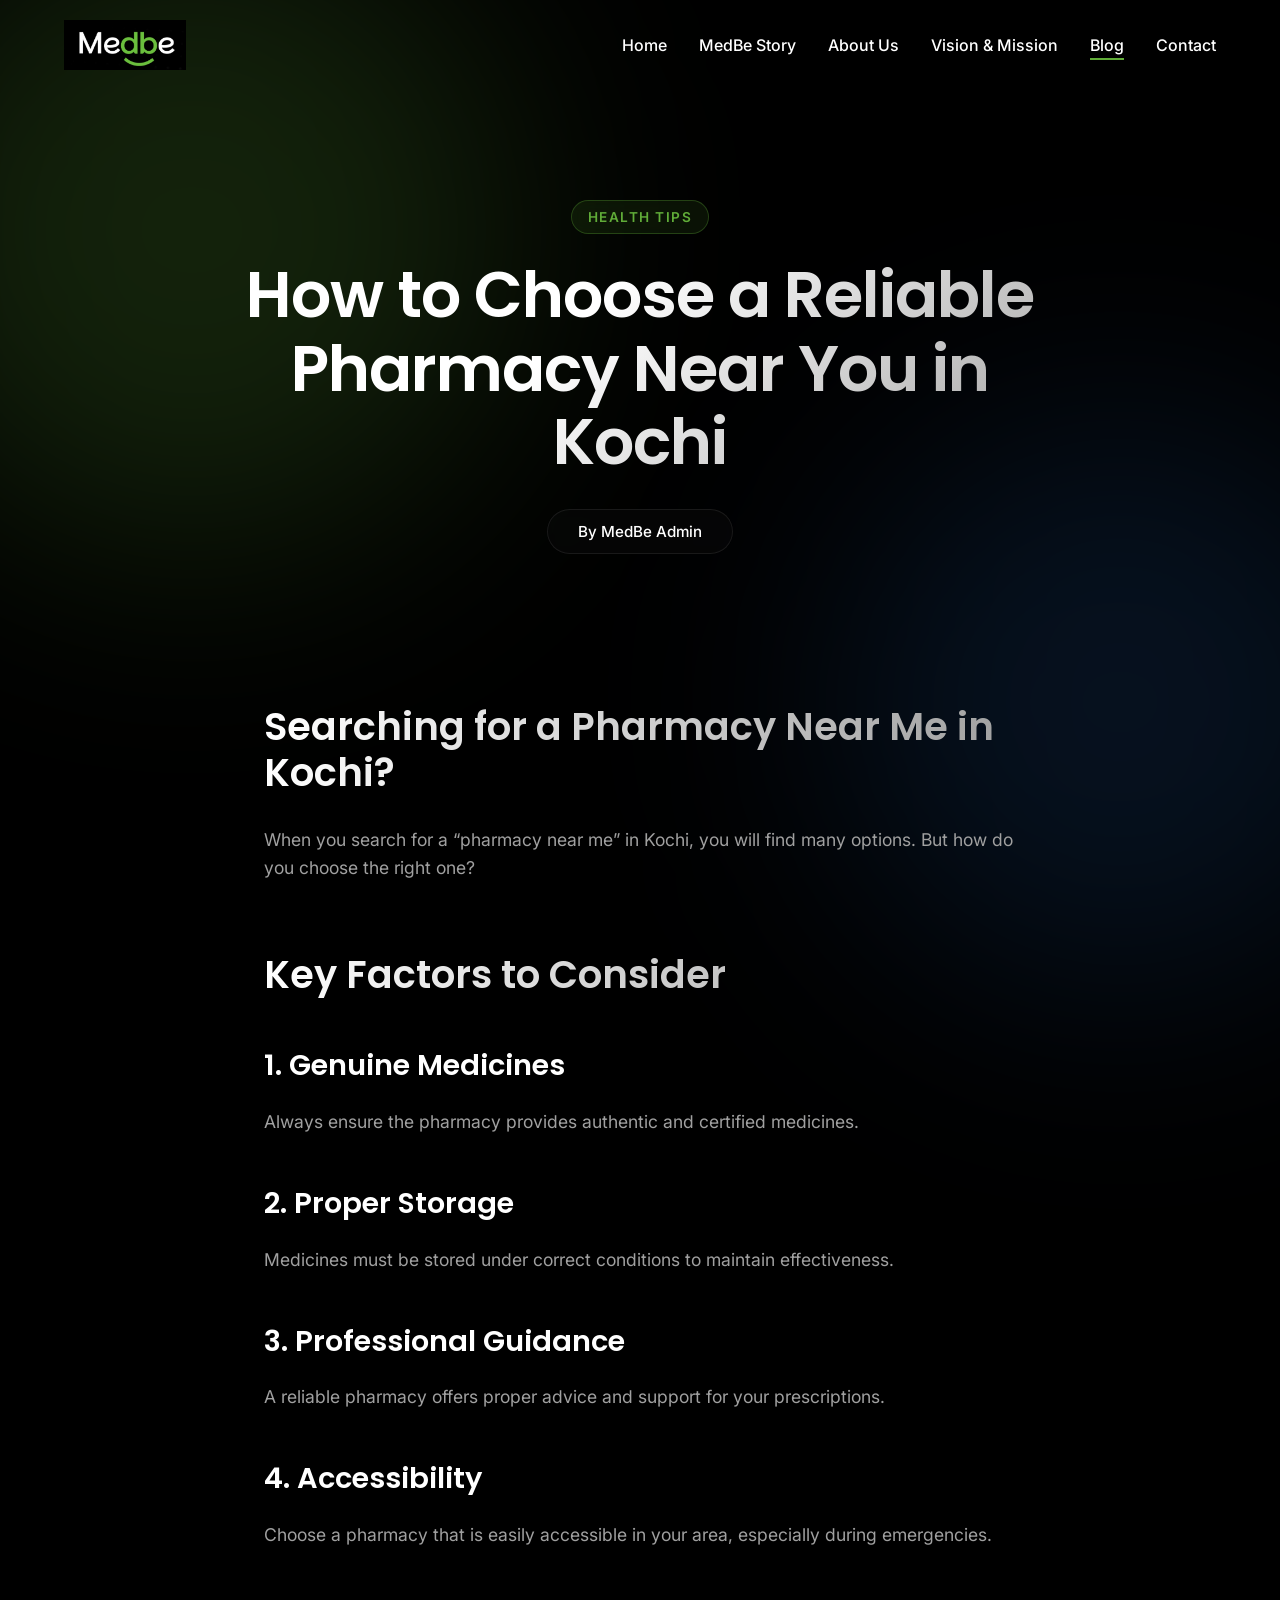
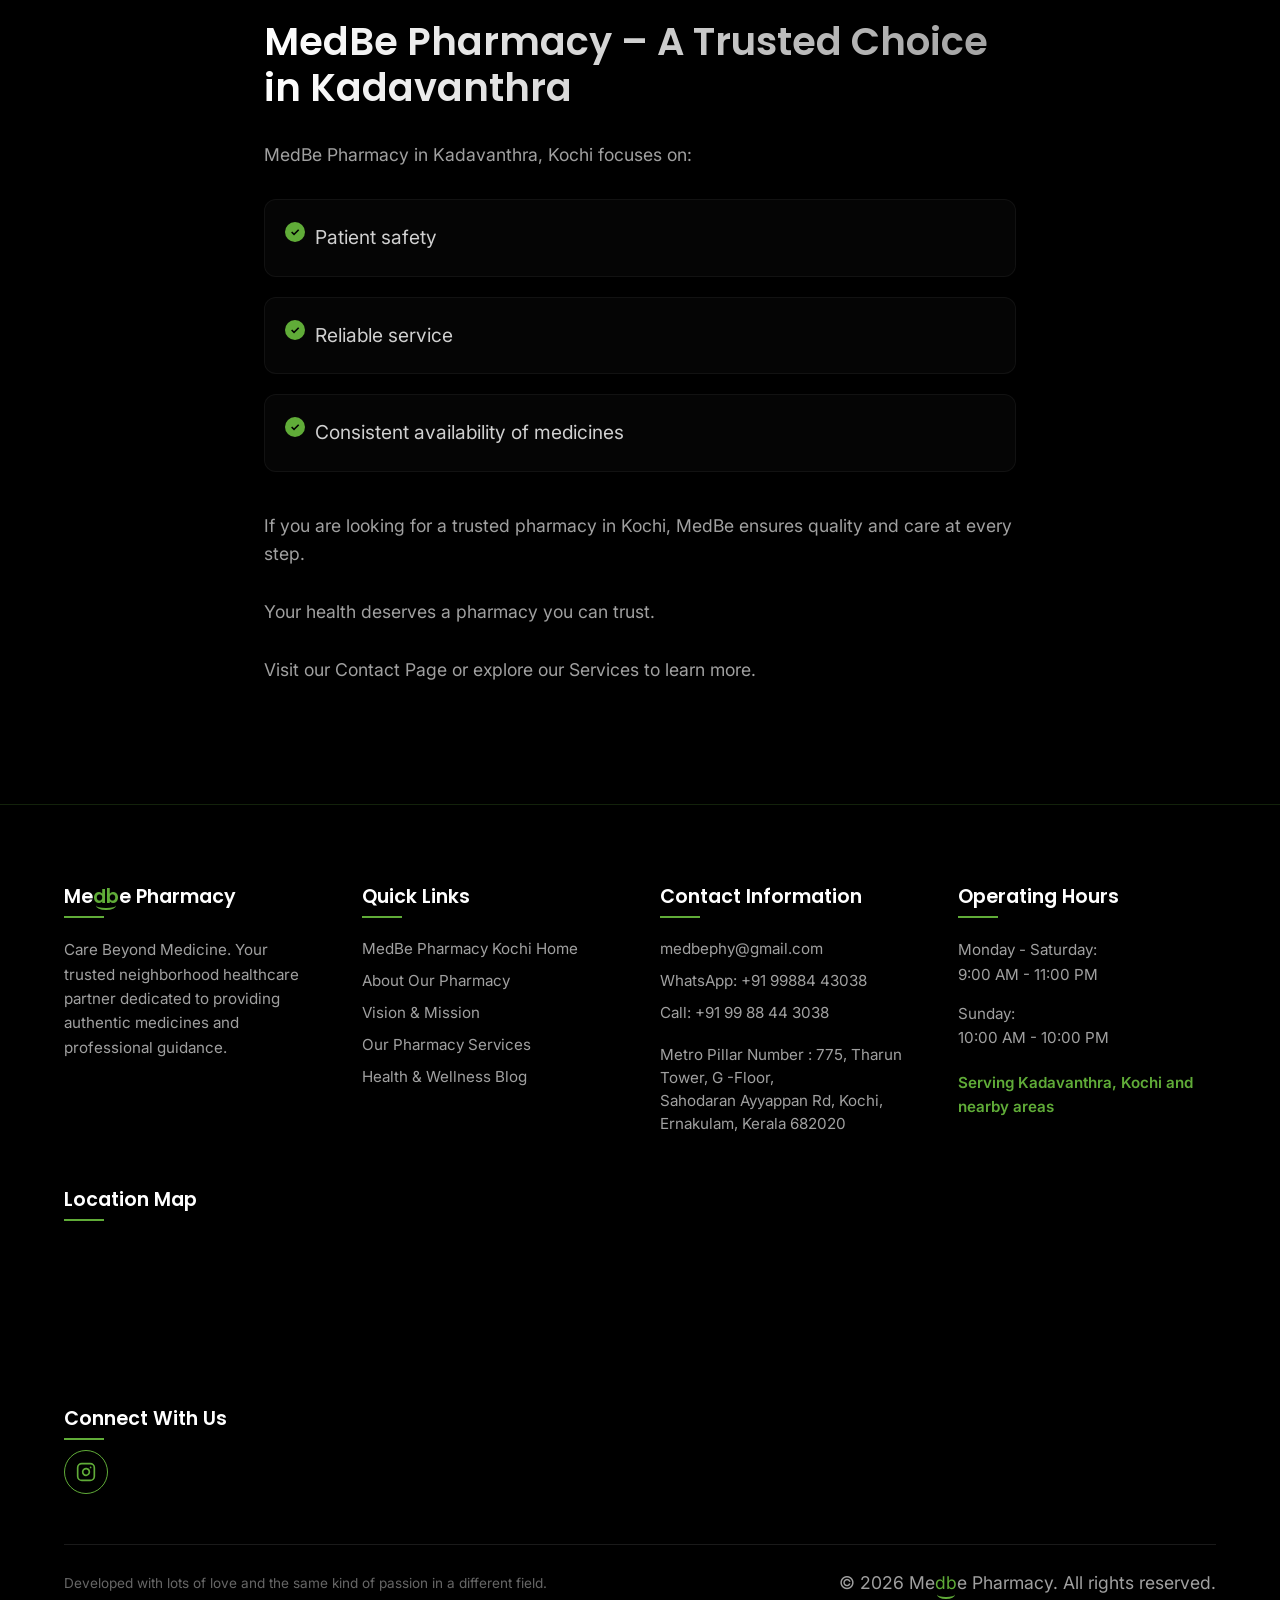
<file: blog/how-to-choose-reliable-pharmacy.html>
<!DOCTYPE html>
<html lang="en">
<head>
    <meta charset="UTF-8">
    <meta name="viewport" content="width=device-width, initial-scale=1.0">
    
    <title>How to Choose a Reliable Pharmacy Near You in Kochi | MedBe Pharmacy</title>
    <meta name="description" content="MedBe Pharmacy in Kadavanthra, Kochi provides genuine medicines, reliable healthcare support, and trusted pharmacy services near you.">
    <meta name="keywords" content="pharmacy in Kadavanthra, pharmacy in Kochi, medical store near me, best pharmacy Kochi, MedBe Pharmacy">

    <link rel="icon" type="image/png" sizes="32x32" href="/favicon_io/favicon-32x32.png">
    <link rel="icon" href="/favicon_io/favicon.ico">

    <link rel="preconnect" href="https://fonts.googleapis.com">
    <link rel="preconnect" href="https://fonts.gstatic.com" crossorigin>
    <link href="https://fonts.googleapis.com/css2?family=Inter:wght@400;500;600&family=Poppins:wght@500;600;700&display=swap" rel="stylesheet">

    <link rel="stylesheet" href="/assets/css/style.css">
    <link rel="stylesheet" href="/assets/css/animations.css">
    <link rel="stylesheet" href="/assets/css/mobile.css">
    <link rel="stylesheet" href="/assets/css/blog.css">
</head>
<body>
    <!-- Global Ambient Orbs -->
    <div class="ambient-orb orb-1"></div>
    <div class="ambient-orb orb-2"></div>

    <app-navbar active="blog"></app-navbar>

    <div class="blog-main-wrapper">
        <article class="post-layout">
            <header class="post-header animate-fade-up">
                <span class="blog-hero-tag" style="margin-bottom: 24px;">Health Tips</span>
                <h1 class="post-title">How to Choose a Reliable Pharmacy Near You in Kochi</h1>
                
                <div class="post-meta-bar">
                    <div class="meta-item">
                        <span style="color: #fff; font-weight: 500;">By MedBe Admin</span>
                    </div>
                </div>
            </header>

            <main class="post-content animate-fade-up delay-200">
                <h2>Searching for a Pharmacy Near Me in Kochi?</h2>
                <p>When you search for a “pharmacy near me” in Kochi, you will find many options. But how do you choose the right one?</p>
                
                <h2>Key Factors to Consider</h2>
                <h3>1. Genuine Medicines</h3>
                <p>Always ensure the pharmacy provides authentic and certified medicines.</p>
                
                <h3>2. Proper Storage</h3>
                <p>Medicines must be stored under correct conditions to maintain effectiveness.</p>
                
                <h3>3. Professional Guidance</h3>
                <p>A reliable pharmacy offers proper advice and support for your prescriptions.</p>
                
                <h3>4. Accessibility</h3>
                <p>Choose a pharmacy that is easily accessible in your area, especially during emergencies.</p>

                <h2>MedBe Pharmacy – A Trusted Choice in Kadavanthra</h2>
                <p>MedBe Pharmacy in Kadavanthra, Kochi focuses on:</p>
                <ul>
                    <li>Patient safety</li>
                    <li>Reliable service</li>
                    <li>Consistent availability of medicines</li>
                </ul>

                <p>If you are looking for a trusted pharmacy in Kochi, MedBe ensures quality and care at every step.</p>
                <p>Your health deserves a pharmacy you can trust.</p>

                <p>Visit our <a href="/index.html#contact">Contact Page</a> or explore our <a href="/index.html#services">Services</a> to learn more.</p>
            </main>
        </article>
    </div>

    <app-footer></app-footer>

    <script src="/assets/js/components.js"></script>
    <script src="/assets/js/main.js"></script>
    <script src="/assets/js/animations.js"></script>
</body>
</html>
</file>
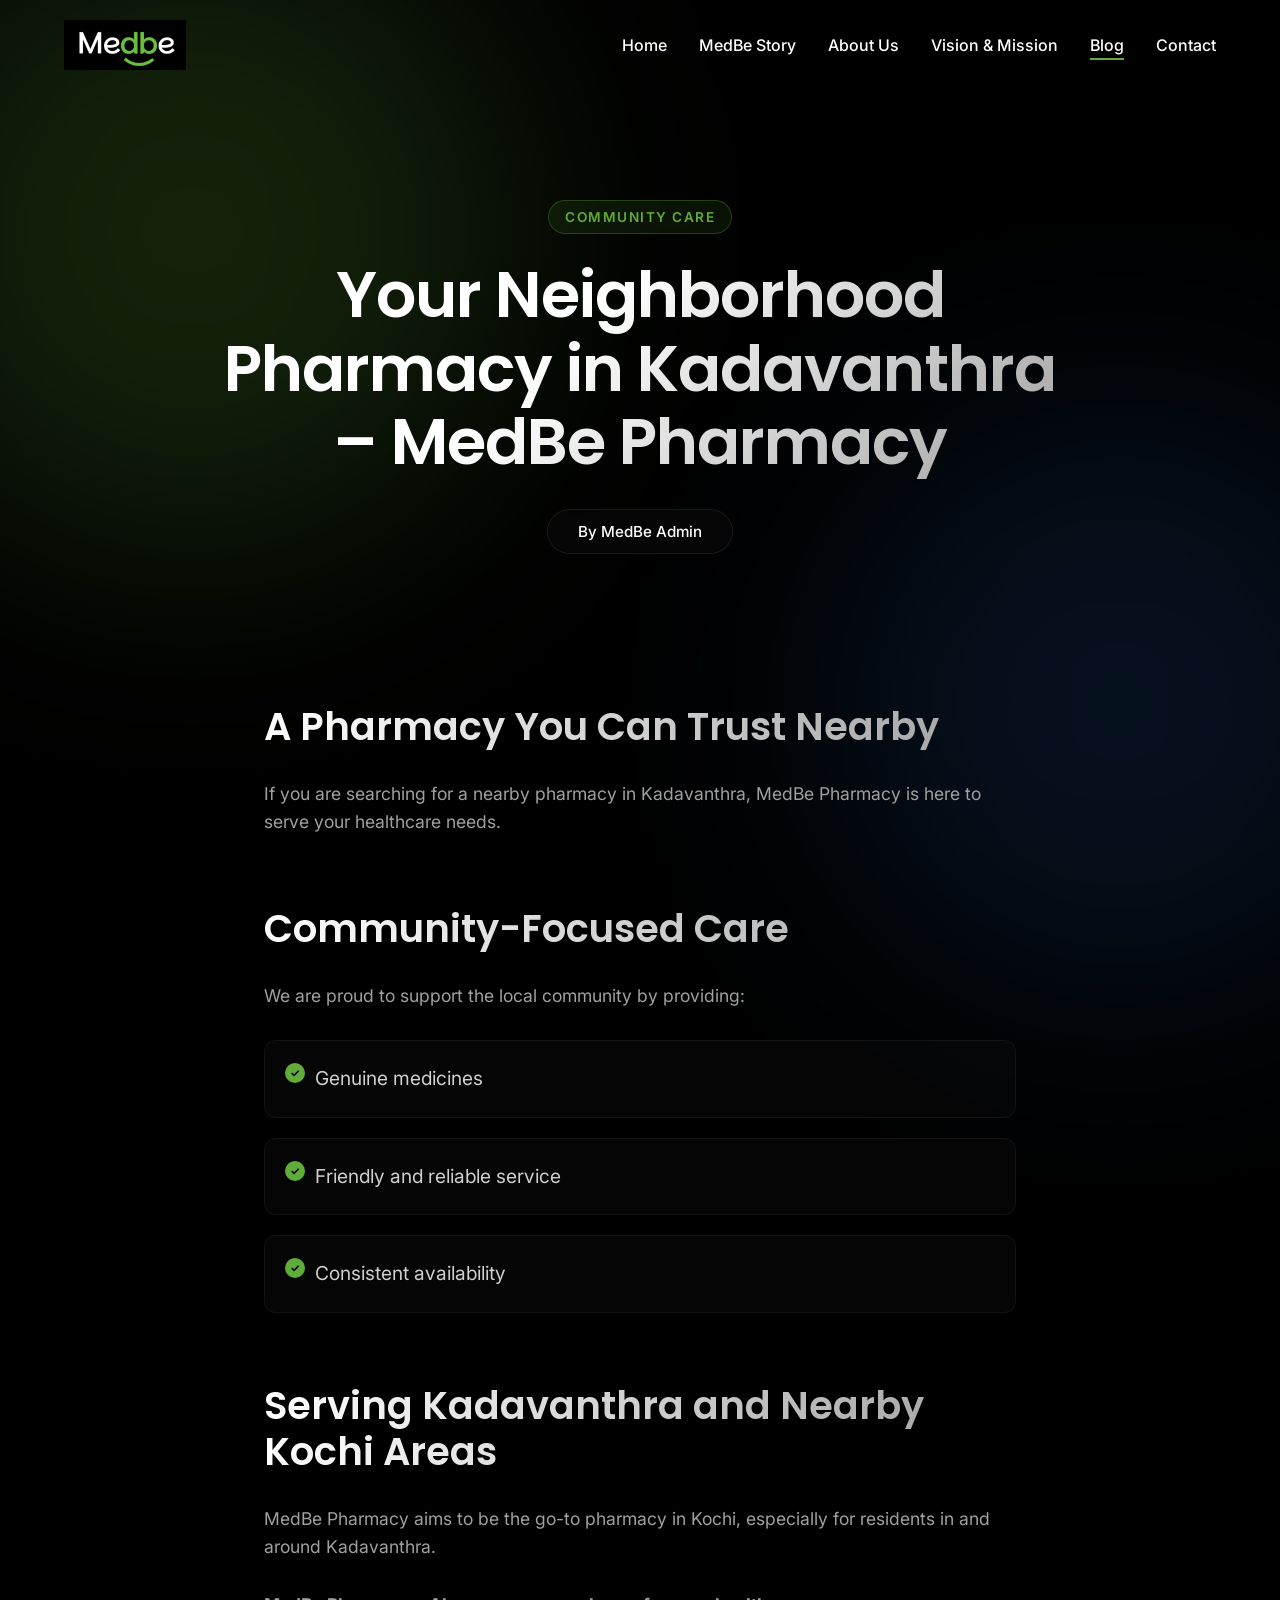
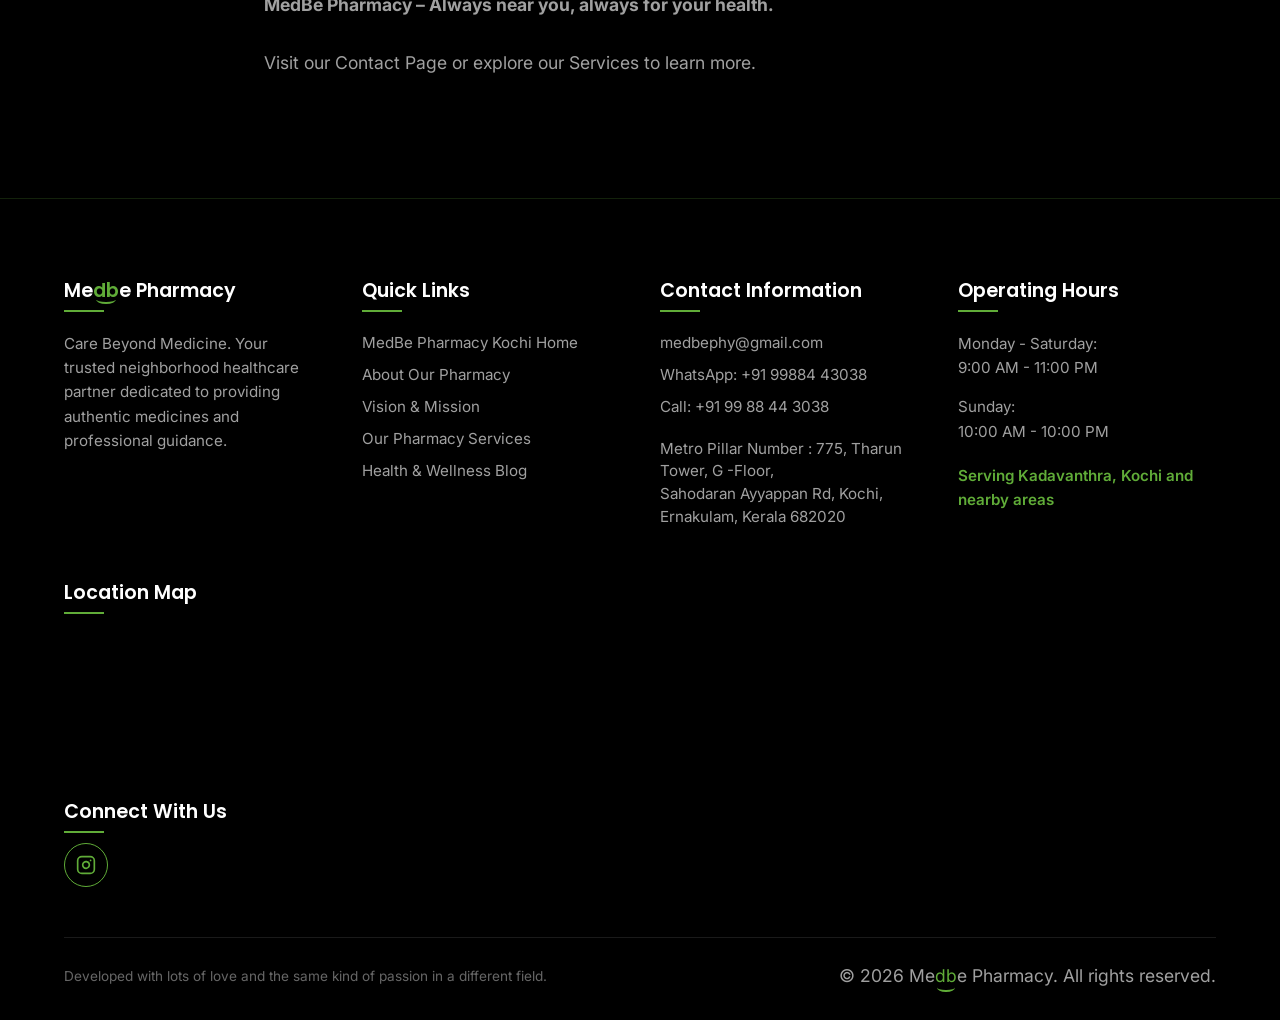
<file: blog/neighborhood-pharmacy-kadavanthra.html>
<!DOCTYPE html>
<html lang="en">
<head>
    <meta charset="UTF-8">
    <meta name="viewport" content="width=device-width, initial-scale=1.0">
    
    <title>Your Neighborhood Pharmacy in Kadavanthra – MedBe Pharmacy</title>
    <meta name="description" content="MedBe Pharmacy in Kadavanthra, Kochi provides genuine medicines, reliable healthcare support, and trusted pharmacy services near you.">
    <meta name="keywords" content="pharmacy in Kadavanthra, pharmacy in Kochi, medical store near me, best pharmacy Kochi, MedBe Pharmacy">

    <link rel="icon" type="image/png" sizes="32x32" href="/favicon_io/favicon-32x32.png">
    <link rel="icon" href="/favicon_io/favicon.ico">

    <link rel="preconnect" href="https://fonts.googleapis.com">
    <link rel="preconnect" href="https://fonts.gstatic.com" crossorigin>
    <link href="https://fonts.googleapis.com/css2?family=Inter:wght@400;500;600&family=Poppins:wght@500;600;700&display=swap" rel="stylesheet">

    <link rel="stylesheet" href="/assets/css/style.css">
    <link rel="stylesheet" href="/assets/css/animations.css">
    <link rel="stylesheet" href="/assets/css/mobile.css">
    <link rel="stylesheet" href="/assets/css/blog.css">
</head>
<body>
    <!-- Global Ambient Orbs -->
    <div class="ambient-orb orb-1"></div>
    <div class="ambient-orb orb-2"></div>

    <app-navbar active="blog"></app-navbar>

    <div class="blog-main-wrapper">
        <article class="post-layout">
            <header class="post-header animate-fade-up">
                <span class="blog-hero-tag" style="margin-bottom: 24px;">Community Care</span>
                <h1 class="post-title">Your Neighborhood Pharmacy in Kadavanthra – MedBe Pharmacy</h1>
                
                <div class="post-meta-bar">
                    <div class="meta-item">
                        <span style="color: #fff; font-weight: 500;">By MedBe Admin</span>
                    </div>
                </div>
            </header>

            <main class="post-content animate-fade-up delay-200">
                <h2>A Pharmacy You Can Trust Nearby</h2>
                <p>If you are searching for a nearby pharmacy in Kadavanthra, MedBe Pharmacy is here to serve your healthcare needs.</p>
                
                <h2>Community-Focused Care</h2>
                <p>We are proud to support the local community by providing:</p>
                <ul>
                    <li>Genuine medicines</li>
                    <li>Friendly and reliable service</li>
                    <li>Consistent availability</li>
                </ul>

                <h2>Serving Kadavanthra and Nearby Kochi Areas</h2>
                <p>MedBe Pharmacy aims to be the go-to pharmacy in Kochi, especially for residents in and around Kadavanthra.</p>

                <p><strong>MedBe Pharmacy – Always near you, always for your health.</strong></p>

                <p>Visit our <a href="/index.html#contact">Contact Page</a> or explore our <a href="/index.html#services">Services</a> to learn more.</p>
            </main>
        </article>
    </div>

    <app-footer></app-footer>

    <script src="/assets/js/components.js"></script>
    <script src="/assets/js/main.js"></script>
    <script src="/assets/js/animations.js"></script>
</body>
</html>
</file>
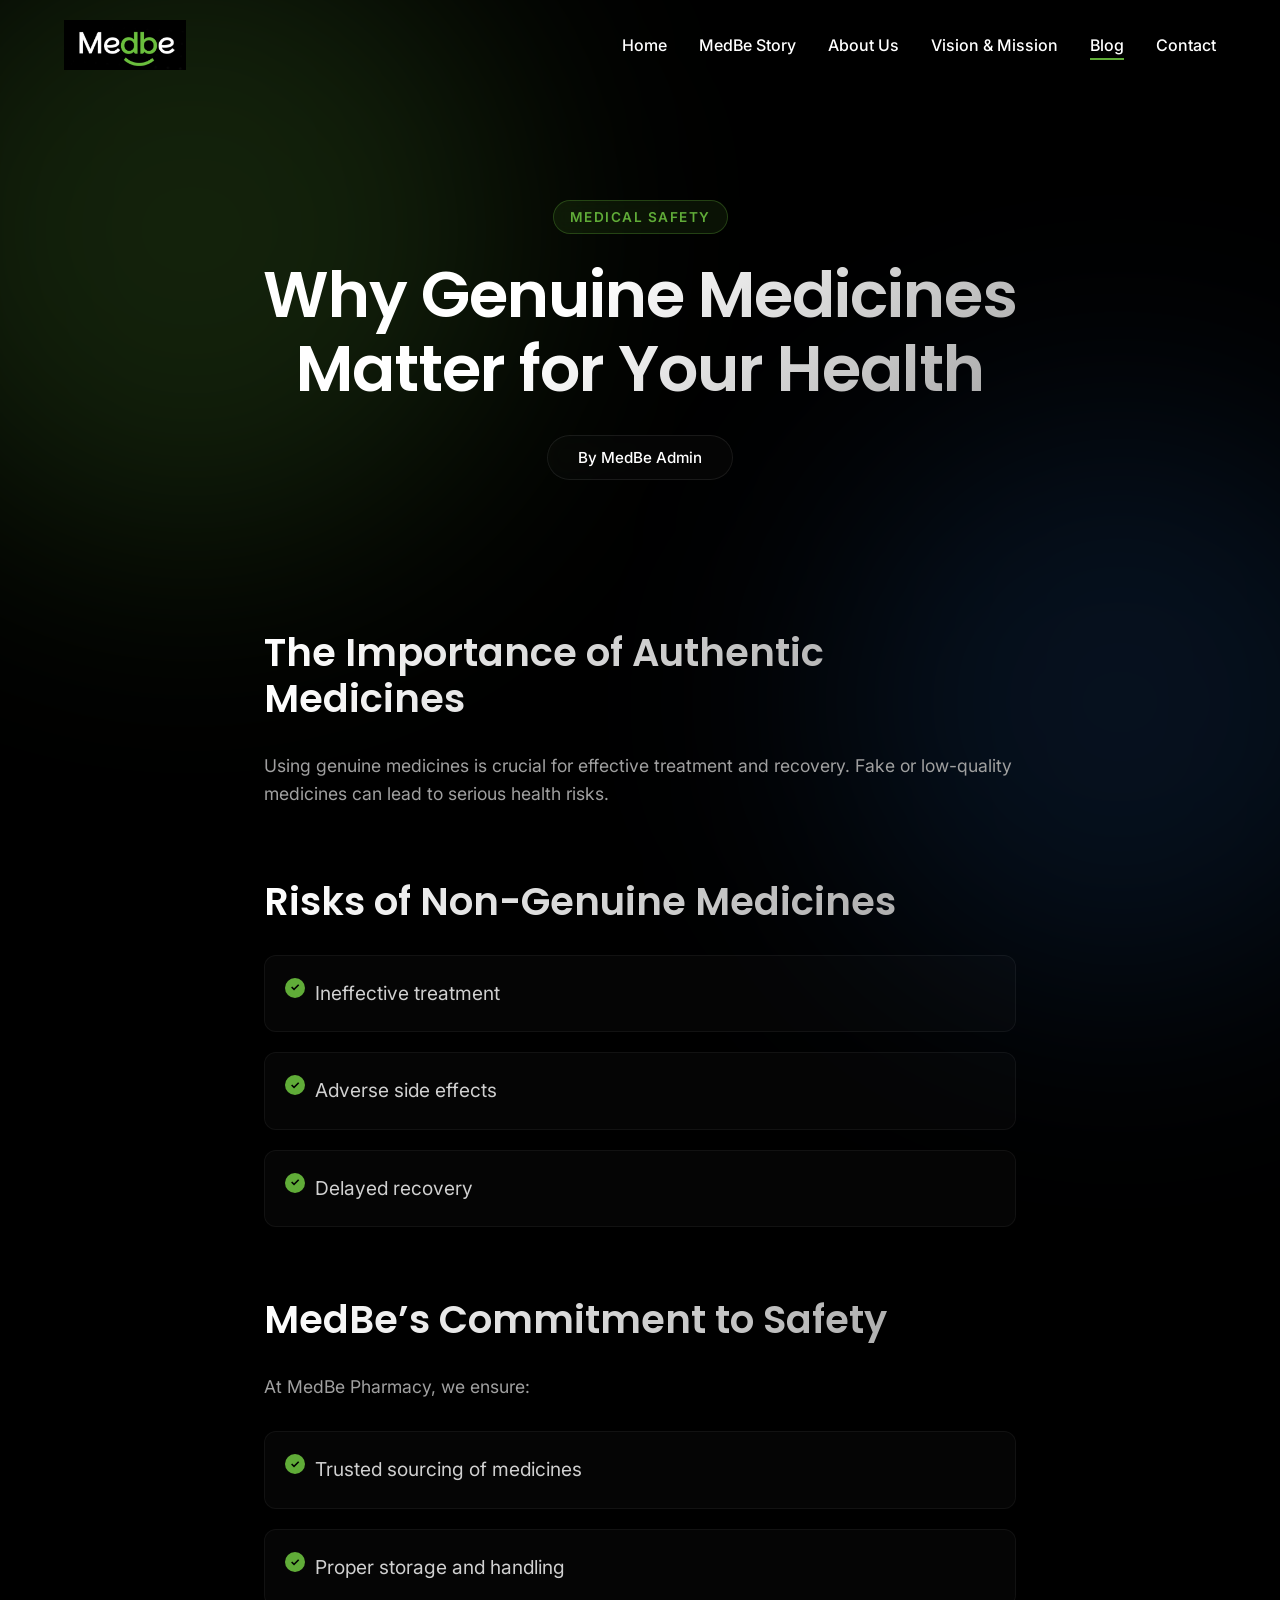
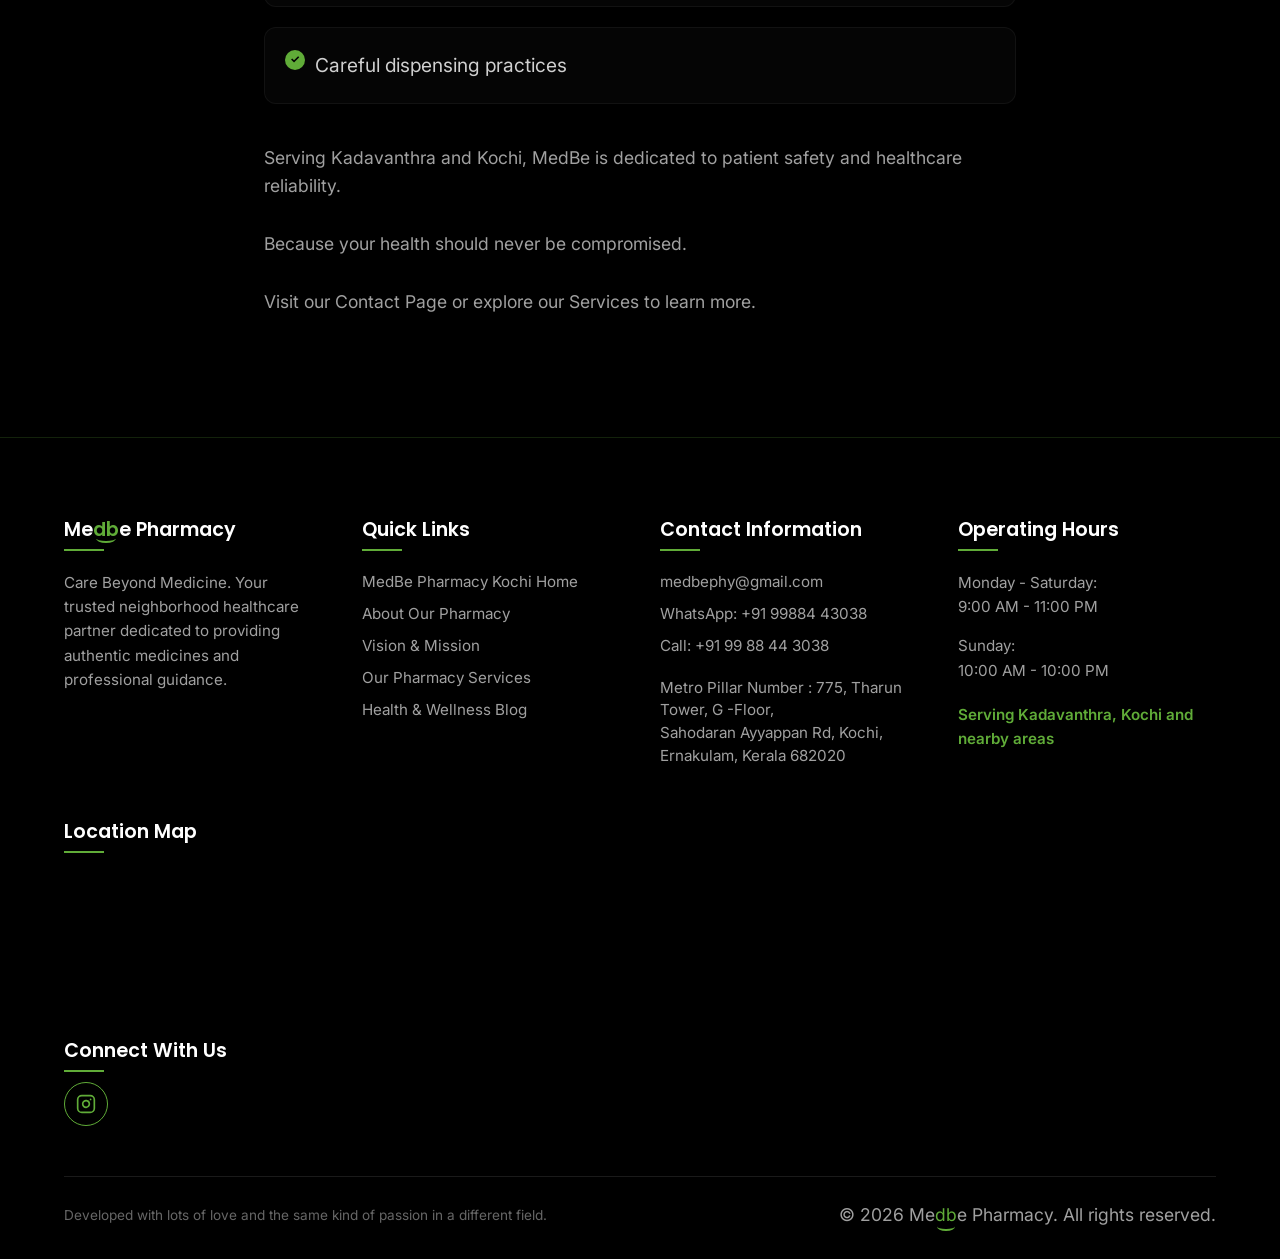
<file: blog/why-genuine-medicines-matter.html>
<!DOCTYPE html>
<html lang="en">
<head>
    <meta charset="UTF-8">
    <meta name="viewport" content="width=device-width, initial-scale=1.0">
    
    <title>Why Genuine Medicines Matter for Your Health | MedBe Pharmacy</title>
    <meta name="description" content="MedBe Pharmacy in Kadavanthra, Kochi provides genuine medicines, reliable healthcare support, and trusted pharmacy services near you.">
    <meta name="keywords" content="pharmacy in Kadavanthra, pharmacy in Kochi, medical store near me, best pharmacy Kochi, MedBe Pharmacy">

    <link rel="icon" type="image/png" sizes="32x32" href="/favicon_io/favicon-32x32.png">
    <link rel="icon" href="/favicon_io/favicon.ico">

    <link rel="preconnect" href="https://fonts.googleapis.com">
    <link rel="preconnect" href="https://fonts.gstatic.com" crossorigin>
    <link href="https://fonts.googleapis.com/css2?family=Inter:wght@400;500;600&family=Poppins:wght@500;600;700&display=swap" rel="stylesheet">

    <link rel="stylesheet" href="/assets/css/style.css">
    <link rel="stylesheet" href="/assets/css/animations.css">
    <link rel="stylesheet" href="/assets/css/mobile.css">
    <link rel="stylesheet" href="/assets/css/blog.css">
</head>
<body>
    <!-- Global Ambient Orbs -->
    <div class="ambient-orb orb-1"></div>
    <div class="ambient-orb orb-2"></div>

    <app-navbar active="blog"></app-navbar>

    <div class="blog-main-wrapper">
        <article class="post-layout">
            <header class="post-header animate-fade-up">
                <span class="blog-hero-tag" style="margin-bottom: 24px;">Medical Safety</span>
                <h1 class="post-title">Why Genuine Medicines Matter for Your Health</h1>
                
                <div class="post-meta-bar">
                    <div class="meta-item">
                        <span style="color: #fff; font-weight: 500;">By MedBe Admin</span>
                    </div>
                </div>
            </header>

            <main class="post-content animate-fade-up delay-200">
                <h2>The Importance of Authentic Medicines</h2>
                <p>Using genuine medicines is crucial for effective treatment and recovery. Fake or low-quality medicines can lead to serious health risks.</p>
                
                <h2>Risks of Non-Genuine Medicines</h2>
                <ul>
                    <li>Ineffective treatment</li>
                    <li>Adverse side effects</li>
                    <li>Delayed recovery</li>
                </ul>

                <h2>MedBe’s Commitment to Safety</h2>
                <p>At MedBe Pharmacy, we ensure:</p>
                <ul>
                    <li>Trusted sourcing of medicines</li>
                    <li>Proper storage and handling</li>
                    <li>Careful dispensing practices</li>
                </ul>

                <p>Serving Kadavanthra and Kochi, MedBe is dedicated to patient safety and healthcare reliability.</p>
                <p>Because your health should never be compromised.</p>

                <p>Visit our <a href="/index.html#contact">Contact Page</a> or explore our <a href="/index.html#services">Services</a> to learn more.</p>
            </main>
        </article>
    </div>

    <app-footer></app-footer>

    <script src="/assets/js/components.js"></script>
    <script src="/assets/js/main.js"></script>
    <script src="/assets/js/animations.js"></script>
</body>
</html>
</file>
<file: assets/css/style.css>
:root {
    /* Core Theme Colors */
    --black: #000000;
    --medbe-green: #60AC38;
    --medbe-green-rgb: 96, 172, 56;
    --white: #FFFFFF;
    --gray: #A0A0A0;

    --bg-black: var(--black);
    --bg-darker: #050505;
    --bg-card: rgba(255, 255, 255, 0.03);
    --text-primary: var(--white);
    --text-secondary: var(--gray);

    /* Typography */
    --font-heading: 'Poppins', sans-serif;
    --font-body: 'Inter', sans-serif;

    --container-width: 1200px;
    --section-padding: 50px 0;

    /* Borders */
    --border-radius: 12px;
    --border-glass: 1px solid rgba(96, 172, 56, 0.4);
}

.brand-db {
    color: var(--medbe-green);
    position: relative;
    display: inline-block;
}

.brand-db::after {
    content: '';
    position: absolute;
    bottom: -0.1em;
    left: 10%;
    width: 80%;
    height: 0.4em;
    border: solid var(--medbe-green);
    border-width: 0 0 0.12em 0;
    border-radius: 50%;
}

/* Base Styles */
* {
    margin: 0;
    padding: 0;
    box-sizing: border-box;
}

html {
    scroll-behavior: smooth;
    background-color: var(--bg-black);
    color: var(--text-primary);
    font-family: var(--font-body);
}

body {
    overflow-x: hidden;
    -webkit-font-smoothing: antialiased;
}

h1,
h2,
h3,
h4,
h5,
h6 {
    font-family: var(--font-heading);
    font-weight: 600;
    line-height: 1.2;
}

p {
    line-height: 1.6;
    color: var(--text-secondary);
    font-size: 1.1rem;
}

a {
    text-decoration: none;
    color: inherit;
    transition: all 0.3s ease;
}

ul {
    list-style: none;
}

.container {
    max-width: 1200px;
    margin: 0 auto;
    padding-left: 24px;
    padding-right: 24px;
    width: 100%;
}

section {
    margin-top: 20px;
    margin-bottom: 20px;
}

/* Global Buttons */
.btn {
    display: inline-block;
    padding: 14px 28px;
    border-radius: 50px;
    font-family: var(--font-heading);
    font-weight: 500;
    font-size: 1rem;
    cursor: pointer;
    transition: all 0.3s ease;
    text-transform: capitalize;
}

.btn-primary {
    background-color: var(--medbe-green);
    color: var(--bg-black);
    border: 2px solid var(--medbe-green);
    box-shadow: 0 0 15px rgba(var(--medbe-green-rgb), 0.2);
}

.btn-primary:hover {
    background-color: transparent;
    color: var(--medbe-green);
    box-shadow: 0 0 25px rgba(var(--medbe-green-rgb), 0.5);
    transform: translateY(-2px);
}

.btn-secondary {
    background-color: transparent;
    color: var(--text-primary);
    border: 2px solid rgba(255, 255, 255, 0.2);
}

.btn-secondary:hover {
    border-color: var(--medbe-green);
    color: var(--medbe-green);
    transform: translateY(-2px);
}

/* Navbar */
.navbar {
    position: fixed;
    top: 0;
    left: 0;
    width: 100%;
    padding: 20px 0;
    z-index: 1000;
    transition: all 0.4s ease;
    background: transparent;
}

.navbar.scrolled {
    background: var(--bg-black);
    padding: 15px 0;
    border-bottom: 1px solid var(--medbe-green);
    box-shadow: 0 4px 20px rgba(0, 0, 0, 0.5);
}

.nav-container {
    max-width: 1200px;
    margin: 0 auto;
    padding: 0 24px;
    display: flex;
    align-items: center;
    justify-content: space-between;
}

.logo {
    font-family: var(--font-heading);
    font-size: 1.5rem;
    font-weight: 700;
    color: var(--text-primary);
    display: flex;
    align-items: center;
    gap: 10px;
}

.logo span {
    color: var(--medbe-green);
}

.nav-links {
    display: flex;
    gap: 32px;
    align-items: center;
}

.nav-links a {
    font-family: var(--font-body);
    font-size: 1rem;
    font-weight: 500;
    position: relative;
    padding-bottom: 5px;
}

.nav-links a::after {
    content: '';
    position: absolute;
    width: 0;
    height: 2px;
    bottom: 0;
    left: 0;
    background-color: var(--medbe-green);
    transition: width 0.3s ease;
}

.nav-links a:hover::after,
.nav-links a.active::after {
    width: 100%;
}

/* Footer */
.footer {
    background-color: var(--bg-black);
    padding: 80px 0 30px;
    border-top: 1px solid rgba(96, 172, 56, 0.2);
}

.footer-grid {
    display: grid;
    grid-template-columns: repeat(auto-fit, minmax(250px, 1fr));
    gap: 40px;
    margin-bottom: 50px;
}

.footer-col h3 {
    font-size: 1.2rem;
    margin-bottom: 20px;
    color: var(--text-primary);
    position: relative;
    padding-bottom: 10px;
}

.footer-col h3::after {
    content: '';
    position: absolute;
    left: 0;
    bottom: 0;
    width: 40px;
    height: 2px;
    background-color: var(--medbe-green);
}

.footer-col p {
    color: var(--text-secondary);
    font-size: 0.95rem;
    margin-bottom: 15px;
}

.footer-links li {
    margin-bottom: 12px;
}

.footer-links a {
    color: var(--text-secondary);
    font-size: 0.95rem;
    display: inline-block;
    transition: transform 0.3s ease, color 0.3s ease;
}

.footer-links a:hover {
    color: var(--medbe-green);
    transform: translateX(5px);
}

.footer-bottom {
    text-align: center;
    padding-top: 30px;
    border-top: 1px solid rgba(255, 255, 255, 0.1);
    color: var(--text-secondary);
    font-size: 0.9rem;
}

/* --- Animation System --- */

.animate-fade-up {
    opacity: 0;
    transform: translateY(40px);
    transition: opacity 0.8s cubic-bezier(0.16, 1, 0.3, 1), transform 0.8s cubic-bezier(0.16, 1, 0.3, 1);
}

.animate-slide-left {
    opacity: 0;
    transform: translateX(-60px);
    transition: opacity 0.8s cubic-bezier(0.16, 1, 0.3, 1), transform 0.8s cubic-bezier(0.16, 1, 0.3, 1);
}

.animate-slide-right {
    opacity: 0;
    transform: translateX(60px);
    transition: opacity 0.8s cubic-bezier(0.16, 1, 0.3, 1), transform 0.8s cubic-bezier(0.16, 1, 0.3, 1);
}

.animate-scale-in {
    opacity: 0;
    transform: scale(0.9);
    transition: opacity 0.8s cubic-bezier(0.16, 1, 0.3, 1), transform 0.8s cubic-bezier(0.16, 1, 0.3, 1);
}

.is-animated {
    opacity: 1 !important;
    transform: translate(0, 0) scale(1) !important;
}

.delay-100 {
    transition-delay: 100ms;
}

.delay-200 {
    transition-delay: 200ms;
}

.delay-300 {
    transition-delay: 300ms;
}

.delay-400 {
    transition-delay: 400ms;
}

.delay-500 {
    transition-delay: 500ms;
}

@keyframes float {
    0% {
        transform: translateY(0px);
    }

    50% {
        transform: translateY(-15px);
    }

    100% {
        transform: translateY(0px);
    }
}

@keyframes float-delayed {
    0% {
        transform: translateY(-10px);
    }

    50% {
        transform: translateY(5px);
    }

    100% {
        transform: translateY(-10px);
    }
}

@keyframes pulse-glow {
    0% {
        box-shadow: 0 0 0 0 rgba(96, 172, 56, 0.4);
    }

    70% {
        box-shadow: 0 0 0 15px rgba(96, 172, 56, 0);
    }

    100% {
        box-shadow: 0 0 0 0 rgba(96, 172, 56, 0);
    }
}

@keyframes bounce {

    0%,
    20%,
    50%,
    80%,
    100% {
        transform: translateY(0);
    }

    40% {
        transform: translateY(-10px);
    }

    60% {
        transform: translateY(-5px);
    }
}

.diagonal-divider {
    position: absolute;
    bottom: 0;
    left: 0;
    width: 100%;
    height: 100px;
    background-color: var(--bg-black);
    clip-path: polygon(0 100%, 100% 100%, 100% 0);
    z-index: 2;
}

.diagonal-divider-top {
    position: absolute;
    top: 0;
    left: 0;
    width: 100%;
    height: 100px;
    background-color: var(--bg-black);
    clip-path: polygon(0 0, 100% 0, 100% 100%);
    z-index: 2;
}


/* --- Homepage Specific Styles --- */

.hero {
    position: relative;
    height: 100vh;
    min-height: 700px;
    display: flex;
    align-items: center;
    background-color: var(--bg-black);
    overflow: hidden;
}

.hero::before {
    content: '';
    position: absolute;
    top: 50%;
    left: 20%;
    transform: translate(-50%, -50%);
    width: 800px;
    height: 800px;
    background: radial-gradient(circle, rgba(96, 172, 56, 0.15) 0%, rgba(0, 0, 0, 0) 70%);
    z-index: 1;
    pointer-events: none;
}

.hero .container {
    position: relative;
    z-index: 2;
    display: grid;
    grid-template-columns: 1fr 1fr;
    gap: 50px;
    align-items: center;
}

.hero-content {
    max-width: 600px;
}

.hero-tagline {
    color: var(--medbe-green);
    font-size: 1.2rem;
    font-weight: 600;
    margin-bottom: 20px;
    letter-spacing: 1px;
    text-transform: uppercase;
}

.hero-title {
    font-size: 4rem;
    line-height: 1.1;
    margin-bottom: 30px;
    color: var(--text-primary);
}

.hero-description {
    font-size: 1.1rem;
    color: var(--text-secondary);
    margin-bottom: 40px;
    line-height: 1.8;
}

.hero-buttons {
    display: flex;
    gap: 20px;
}

.hero-visuals {
    position: relative;
    height: 500px;
    display: flex;
    justify-content: center;
    align-items: center;
}

.glass-card {
    position: absolute;
    background: var(--bg-card);
    border: var(--border-glass);
    border-radius: var(--border-radius);
    padding: 25px 30px;
    backdrop-filter: blur(10px);
    -webkit-backdrop-filter: blur(10px);
    box-shadow: 0 10px 30px rgba(0, 0, 0, 0.5);
    display: flex;
    align-items: center;
    gap: 20px;
    width: 320px;
}

.glass-card-icon {
    width: 50px;
    height: 50px;
    border-radius: 50%;
    background: rgba(96, 172, 56, 0.1);
    display: flex;
    justify-content: center;
    align-items: center;
    color: var(--medbe-green);
}

.glass-card-text {
    font-family: var(--font-heading);
    font-weight: 600;
    font-size: 1.1rem;
    color: var(--text-primary);
}

.hero-card-1 {
    top: 50px;
    right: 20px;
    animation: float 6s ease-in-out infinite;
}

.hero-card-2 {
    top: 200px;
    left: 10px;
    animation: float-delayed 7s ease-in-out infinite;
}

.hero-card-3 {
    bottom: 50px;
    right: 50px;
    animation: float 8s ease-in-out infinite;
}

.scroll-indicator {
    position: absolute;
    bottom: 40px;
    left: 50%;
    transform: translateX(-50%);
    display: flex;
    flex-direction: column;
    align-items: center;
    gap: 10px;
    z-index: 3;
    color: var(--text-secondary);
    font-size: 0.9rem;
    letter-spacing: 2px;
    text-transform: uppercase;
    text-decoration: none;
}

.scroll-arrow {
    width: 20px;
    height: 20px;
    border-right: 2px solid var(--medbe-green);
    border-bottom: 2px solid var(--medbe-green);
    transform: rotate(45deg);
    animation: bounce 2s infinite;
}

.about-preview {
    padding: var(--section-padding);
    background-color: var(--bg-black);
    position: relative;
    z-index: 1;
}

.about-preview .container {
    display: block;
}

.about-image-wrapper {
    position: relative;
    border-radius: var(--border-radius);
    overflow: hidden;
    background: #111;
    min-height: 500px;
    display: flex;
    align-items: center;
    justify-content: center;
    border: 1px solid rgba(255, 255, 255, 0.1);
}

.about-image-wrapper::before {
    content: '';
    position: absolute;
    top: -20px;
    left: -20px;
    width: 100px;
    height: 100px;
    border-top: 4px solid var(--medbe-green);
    border-left: 4px solid var(--medbe-green);
    z-index: 0;
}

.about-image-wrapper::after {
    content: '';
    position: absolute;
    bottom: -20px;
    right: -20px;
    width: 100px;
    height: 100px;
    border-bottom: 4px solid var(--medbe-green);
    border-right: 4px solid var(--medbe-green);
    z-index: 0;
}

.about-image-wrapper p {
    color: rgba(255, 255, 255, 0.2);
    font-family: var(--font-heading);
}

/* Brand content inside the about image wrapper */
.about-brand-content {
    position: relative;
    z-index: 1;
    padding: 40px 36px;
    width: 100%;
}

.about-brand-tag {
    display: inline-block;
    color: var(--medbe-green);
    font-family: var(--font-heading);
    font-size: 0.72rem;
    font-weight: 700;
    letter-spacing: 2px;
    text-transform: uppercase;
    margin-bottom: 20px;
    padding: 5px 14px;
    border: 1px solid rgba(96, 172, 56, 0.4);
    border-radius: 50px;
}

.about-brand-lead {
    font-family: var(--font-heading);
    font-size: 1.3rem !important;
    font-weight: 600;
    color: var(--text-primary) !important;
    line-height: 1.5;
    margin-bottom: 12px !important;
}

/* Mission sequence (Medicines → Delivery → Patient Care) */
.mission-sequence {
    display: flex;
    align-items: center;
    gap: 12px;
    margin-top: 30px;
    flex-wrap: wrap;
}

.mission-seq-step {
    display: flex;
    flex-direction: column;
    align-items: center;
    gap: 8px;
    color: var(--medbe-green);
    font-family: var(--font-heading);
    font-size: 0.8rem;
    font-weight: 600;
    letter-spacing: 0.5px;
    text-transform: uppercase;
}

.mission-seq-step svg {
    opacity: 0.85;
}

.mission-seq-arrow {
    color: rgba(96, 172, 56, 0.5);
    font-size: 1.4rem;
    padding-bottom: 16px;
}

.about-content h2 {
    font-size: 3rem;
    margin-bottom: 30px;
}

.about-content p {
    margin-bottom: 40px;
    font-size: 1.15rem;
}

.services-section {
    padding: var(--section-padding);
    background-color: var(--bg-darker);
    position: relative;
}

.section-header {
    text-align: center;
    max-width: 600px;
    margin: 0 auto 60px;
}

.section-header h2 {
    font-size: 3rem;
    margin-bottom: 20px;
}

.services-grid {
    display: grid;
    grid-template-columns: repeat(auto-fit, minmax(280px, 1fr));
    gap: 30px;
}

.home-delivery-wrapper {
    display: grid;
    grid-template-columns: 1fr 1fr;
    gap: 60px;
    align-items: center;
}

.home-delivery-left {
    display: flex;
    flex-direction: column;
    gap: 40px;
}

.delivery-mascot {
    max-width: 420px;
    width: 100%;
    display: block;
    margin: 0 auto 40px auto;
    filter: drop-shadow(0 0 25px rgba(96, 172, 56, 0.3));
}

.delivery-features {
    display: grid;
    grid-template-columns: repeat(2, 1fr);
    gap: 24px;
}

.feature-card {
    display: flex;
    flex-direction: column;
    align-items: center;
    text-align: center;
    padding: 28px;
    height: 100%;
}

.feature-card .service-icon {
    margin-bottom: 16px;
}

.steps-grid {
    display: grid;
    grid-template-columns: repeat(2, 1fr);
    gap: 28px;
    align-items: stretch;
}

.step-card {
    padding: 28px !important;
    height: 100% !important;
}

.step-number {
    font-size: 28px;
    font-weight: bold;
    color: var(--medbe-green);
}

.delivery-badge {
    margin-top: 40px;
    display: block;
    margin-left: auto;
    margin-right: auto;
    text-align: center;
}

.service-card {
    background: var(--bg-card);
    border: 1px solid rgba(255, 255, 255, 0.05);
    border-radius: var(--border-radius);
    padding: 40px 30px;
    transition: all 0.4s ease;
    display: flex;
    flex-direction: column;
    align-items: flex-start;
}

.parallax-section {
    position: relative;
    padding: 150px 0;
    background-color: var(--medbe-green);
    background-image: radial-gradient(circle at center, rgba(0, 0, 0, 0) 0%, rgba(0, 0, 0, 0.4) 100%);
    background-attachment: fixed;
    background-position: center;
    background-repeat: no-repeat;
    background-size: cover;
    text-align: center;
    color: var(--bg-black);
    overflow: hidden;
}

.parallax-section::before {
    content: '';
    position: absolute;
    top: 0;
    left: 0;
    right: 0;
    bottom: 0;
    background-image: url('[data-uri]');
    opacity: 0.5;
    z-index: 1;
}

.parallax-content {
    position: relative;
    z-index: 2;
    max-width: 800px;
    margin: 0 auto;
}

.parallax-content h2 {
    font-size: 3.5rem;
    margin-bottom: 20px;
    color: var(--medbe-green);
    text-shadow: 0 2px 15px rgba(96, 172, 56, 0.3);
}

.parallax-content p {
    font-size: 1.5rem;
    color: var(--white);
    font-weight: 500;
}

.why-choose {
    padding: var(--section-padding);
    background-color: var(--bg-black);
}

.features-grid {
    display: grid;
    grid-template-columns: repeat(auto-fit, minmax(220px, 1fr));
    gap: 40px;
    text-align: left;
}

.feature-item {
    padding: 20px;
}

.feature-icon {
    width: 60px;
    height: 60px;
    margin-bottom: 20px;
    color: var(--medbe-green);
    transition: transform 0.3s ease;
}

.feature-item:hover .feature-icon {
    transform: scale(1.1) rotate(5deg);
}

.feature-item h3 {
    font-size: 1.2rem;
    margin-bottom: 15px;
}

.feature-item p {
    font-size: 0.95rem;
}

.cta-section {
    padding: 120px 0;
    background-color: var(--bg-darker);
    text-align: center;
    position: relative;
}

.cta-content {
    max-width: 700px;
    margin: 0 auto;
}

.cta-content h2 {
    font-size: 3.5rem;
    margin-bottom: 20px;
}

.cta-content p {
    font-size: 1.2rem;
    margin-bottom: 40px;
}

.cta-buttons {
    display: flex;
    justify-content: center;
    gap: 20px;
}

/* --- Inner Pages Styles (About & Vision) --- */

.inner-header {
    padding: 180px 0 100px;
    background-color: var(--bg-black);
    text-align: center;
    position: relative;
    border-bottom: 1px solid rgba(255, 255, 255, 0.05);
}

.inner-header::before {
    content: '';
    position: absolute;
    top: 0;
    left: 50%;
    transform: translateX(-50%);
    width: 100%;
    max-width: 1000px;
    height: 400px;
    background: radial-gradient(ellipse at top, rgba(96, 172, 56, 0.15), transparent 70%);
    z-index: 1;
    pointer-events: none;
}

.inner-header .container {
    position: relative;
    z-index: 2;
    max-width: 800px;
}

.inner-header h1 {
    font-size: 3.5rem;
    margin-bottom: 25px;
}

.inner-header p {
    font-size: 1.2rem;
}

/* Page Content Base */
.page-section {
    padding: var(--section-padding);
    background-color: var(--bg-darker);
}

/* About Us Layout */
.about-grid {
    display: grid;
    grid-template-columns: 1fr 1fr;
    gap: 60px;
    align-items: start;
    margin-bottom: var(--section-padding);
}

.about-grid:last-child {
    margin-bottom: 0;
}

.about-text-content h2 {
    font-size: 2.5rem;
    margin-bottom: 20px;
    color: var(--text-primary);
}

.about-text-content p {
    margin-bottom: 20px;
}

.about-image-placeholder {
    width: 100%;
    height: 400px;
    background: #111;
    border-radius: var(--border-radius);
    border: var(--border-glass);
    display: flex;
    justify-content: center;
    align-items: center;
    color: rgba(255, 255, 255, 0.2);
    font-family: var(--font-heading);
    box-shadow: 0 15px 40px rgba(0, 0, 0, 0.4);
}

/* Commitment List */
.commitment-list {
    list-style: none;
    margin-top: 30px;
}

.commitment-item {
    display: flex;
    align-items: center;
    gap: 15px;
    margin-bottom: 20px;
    font-size: 1.1rem;
    color: var(--text-primary);
    background: var(--bg-card);
    padding: 20px 25px;
    border-radius: var(--border-radius);
    border: 1px solid rgba(255, 255, 255, 0.05);
    transition: transform 0.3s ease, border-color 0.3s ease;
}

.commitment-item:hover {
    transform: translateX(10px);
    border-color: rgba(96, 172, 56, 0.4);
}

.commitment-icon {
    color: var(--medbe-green);
    display: flex;
    align-items: center;
}

/* Vision & Mission Layout */
.vm-cards {
    display: grid;
    grid-template-columns: 1fr 1fr;
    gap: 40px;
    margin-bottom: var(--section-padding);
}

.vm-card {
    background: var(--bg-card);
    border: var(--border-glass);
    border-radius: var(--border-radius);
    padding: 50px 40px;
    text-align: center;
    transition: transform 0.4s ease;
}

.vm-card:hover {
    transform: translateY(-10px);
    box-shadow: 0 15px 40px rgba(96, 172, 56, 0.1);
}

.vm-icon {
    width: 80px;
    height: 80px;
    margin: 0 auto 30px;
    background: rgba(96, 172, 56, 0.1);
    border-radius: 50%;
    display: flex;
    justify-content: center;
    align-items: center;
    color: var(--medbe-green);
}

.vm-card h2 {
    font-size: 2rem;
    margin-bottom: 20px;
}

.vm-card p {
    font-size: 1.1rem;
    line-height: 1.8;
}

/* Core Principles Matrix */
.principles-header {
    text-align: center;
    margin-bottom: 50px;
}

.principles-header h2 {
    font-size: 2.5rem;
}

.principles-grid {
    display: grid;
    grid-template-columns: repeat(auto-fit, minmax(280px, 1fr));
    gap: 30px;
}

.principle-card {
    background: var(--bg-black);
    border: 1px solid rgba(255, 255, 255, 0.05);
    border-radius: var(--border-radius);
    padding: 40px 30px;
    border-top: 3px solid transparent;
    transition: all 0.3s ease;
}

.principle-card:hover {
    border-top-color: var(--medbe-green);
    background: rgba(255, 255, 255, 0.02);
}

.principle-number {
    font-family: var(--font-heading);
    font-size: 3rem;
    font-weight: 700;
    color: rgba(255, 255, 255, 0.05);
    margin-bottom: 10px;
    display: block;
    line-height: 1;
}

.principle-card h3 {
    font-size: 1.3rem;
    margin-bottom: 15px;
    color: var(--text-primary);
}

/* Responsive Overrides inner */
@media (max-width: 992px) {
    .hero .container {
        grid-template-columns: 1fr;
        text-align: center;
    }

    .hero-buttons {
        justify-content: center;
    }

    .hero-visuals {
        display: none;
        /* Hide complex visuals on smaller screens for cleaner layout */
    }

    .hero-title {
        font-size: 3rem;
    }

    .about-preview .container {
        grid-template-columns: 1fr;
    }
}

@media (max-width: 768px) {
    .nav-links {
        display: none;
    }

    .about-grid,
    .vm-cards {
        grid-template-columns: 1fr;
    }

    .inner-header h1 {
        font-size: 2.5rem;
    }
}

/* =============================================
   NEW LAYOUT COMPONENTS – Homepage Expansion
   ============================================= */

/* ----- Hero: 6-Card Two-Column Layout ----- */
.hero-visuals-6 {
    display: flex;
    gap: 16px;
    justify-content: center;
    align-items: flex-start;
    height: auto;
    position: static;
}

.hero-col-a,
.hero-col-b {
    display: flex;
    flex-direction: column;
    gap: 14px;
}

.hero-col-b {
    margin-top: 40px;
    /* stagger offset */
}

.hero-card-sm {
    position: static !important;
    width: 250px;
    padding: 16px 20px;
    animation: float 6s ease-in-out infinite;
}

.hero-col-b .hero-card-sm:nth-child(1) {
    animation-name: float-delayed;
    animation-duration: 7s;
}

.hero-col-b .hero-card-sm:nth-child(2) {
    animation-name: float;
    animation-duration: 8.5s;
}

.hero-col-b .hero-card-sm:nth-child(3) {
    animation-name: float-delayed;
    animation-duration: 7.5s;
}

.hero-col-a .hero-card-sm:nth-child(2) {
    animation-duration: 7s;
}

.hero-col-a .hero-card-sm:nth-child(3) {
    animation-duration: 9s;
}

.glass-card-text {
    font-size: 0.95rem;
}

/* Delay helper for scale-in animations */
.delay-150 {
    transition-delay: 150ms;
}

.delay-600 {
    transition-delay: 600ms;
}

/* ----- About: Text Block (replacing image placeholder) ----- */
.about-text-block {
    background: rgba(96, 172, 56, 0.04);
    border: 1px solid rgba(96, 172, 56, 0.15);
    border-radius: var(--border-radius);
    padding: 40px 36px;
    position: relative;
    overflow: hidden;
}

.about-text-block::before {
    content: '';
    position: absolute;
    top: -20px;
    left: -20px;
    width: 80px;
    height: 80px;
    border-top: 3px solid var(--medbe-green);
    border-left: 3px solid var(--medbe-green);
}

.about-text-block::after {
    content: '';
    position: absolute;
    bottom: -20px;
    right: -20px;
    width: 80px;
    height: 80px;
    border-bottom: 3px solid var(--medbe-green);
    border-right: 3px solid var(--medbe-green);
}

.about-label {
    display: inline-block;
    color: var(--medbe-green);
    font-family: var(--font-heading);
    font-size: 0.75rem;
    font-weight: 700;
    letter-spacing: 2px;
    text-transform: uppercase;
    margin-bottom: 18px;
    padding: 5px 12px;
    border: 1px solid rgba(96, 172, 56, 0.3);
    border-radius: 50px;
}

.about-block-lead {
    font-size: 1.2rem !important;
    color: var(--text-primary) !important;
    font-weight: 500;
    line-height: 1.5;
    margin-bottom: 20px !important;
    font-family: var(--font-heading);
}

/* ----- Services: 3×3 Grid ----- */
.services-grid-3 {
    grid-template-columns: repeat(3, 1fr) !important;
}

/* ----- Features / Why Choose: 3×2 Grid ----- */
.features-grid-3 {
    grid-template-columns: repeat(3, 1fr) !important;
}

/* ----- Section Label (small green pill above headings) ----- */
.section-label {
    display: inline-block;
    color: var(--medbe-green);
    font-family: var(--font-heading);
    font-size: 0.75rem;
    font-weight: 700;
    letter-spacing: 2px;
    text-transform: uppercase;
    margin-bottom: 16px;
    padding: 5px 14px;
    border: 1px solid rgba(96, 172, 56, 0.3);
    border-radius: 50px;
}

/* ----- Home Delivery Section ----- */
.delivery-section {
    padding: var(--section-padding);
    background-color: var(--bg-darker);
    position: relative;
}

.delivery-grid {
    display: grid;
    grid-template-columns: 1fr 1fr;
    gap: 70px;
    align-items: center;
}

.delivery-text h2 {
    font-size: 2.6rem;
    margin-bottom: 20px;
}

.delivery-text p {
    font-size: 1.1rem;
    line-height: 1.8;
}

.delivery-icons {
    display: flex;
    align-items: center;
    gap: 16px;
    justify-content: center;
    flex-wrap: wrap;
}

.delivery-icon-card {
    display: flex;
    flex-direction: column;
    align-items: center;
    gap: 10px;
    text-align: center;
}

.delivery-icon-circle {
    width: 72px;
    height: 72px;
    border-radius: 50%;
    background: rgba(96, 172, 56, 0.08);
    border: 2px solid rgba(96, 172, 56, 0.25);
    display: flex;
    align-items: center;
    justify-content: center;
    color: var(--medbe-green);
    transition: all 0.35s ease;
}

.delivery-icon-card:hover .delivery-icon-circle {
    background: rgba(96, 172, 56, 0.15);
    border-color: var(--medbe-green);
    transform: translateY(-5px);
    box-shadow: 0 8px 24px rgba(96, 172, 56, 0.2);
}

.delivery-icon-card span {
    font-size: 0.8rem;
    font-weight: 600;
    color: var(--text-secondary);
    letter-spacing: 0.5px;
    text-transform: uppercase;
}

.delivery-arrow {
    color: rgba(96, 172, 56, 0.4);
    font-size: 1.6rem;
    padding-bottom: 28px;
}

/* ----- Patient Support Section ----- */
.support-section {
    padding: var(--section-padding);
    background-color: var(--bg-black);
}

.support-grid {
    display: grid;
    grid-template-columns: 200px 1fr;
    gap: 60px;
    align-items: center;
}

.support-icon-col {
    display: flex;
    justify-content: center;
}

.support-icon-large {
    width: 140px;
    height: 140px;
    border-radius: 50%;
    background: rgba(96, 172, 56, 0.06);
    border: 2px solid rgba(96, 172, 56, 0.2);
    display: flex;
    align-items: center;
    justify-content: center;
    color: var(--medbe-green);
    animation: float 8s ease-in-out infinite;
    transition: all 0.35s ease;
}

.support-icon-large:hover {
    background: rgba(96, 172, 56, 0.12);
    border-color: var(--medbe-green);
    box-shadow: 0 0 30px rgba(96, 172, 56, 0.2);
}

.support-text h2 {
    font-size: 2.6rem;
    margin-bottom: 20px;
}

.support-text p {
    font-size: 1.1rem;
    line-height: 1.8;
}

/* =============================================
   MEDBE STORY PAGE SPECIFIC
   ============================================= */

.story-hero {
    background-color: var(--bg-black);
    padding: 180px 0 100px;
    text-align: center;
    border-bottom: 1px solid rgba(255, 255, 255, 0.05);
}

.page-hero-container {
    position: relative;
    z-index: 2;
}

.honeycomb-pattern-overlay {
    position: absolute;
    top: 0;
    left: 0;
    right: 0;
    bottom: 0;
    background-image: url('[data-uri]');
    opacity: 0.6;
    z-index: 1;
    pointer-events: none;
}

.hero-bee-illustration {
    margin: 40px auto 0;
    width: 80px;
    height: 80px;
    opacity: 0.8;
}

.story-content-section {
    padding: var(--section-padding);
    background-color: var(--bg-darker);
}

.story-grid {
    display: grid;
    grid-template-columns: 1fr 1fr;
    gap: 60px;
    align-items: center;
}

.story-paragraphs p {
    margin-bottom: 20px;
    font-size: 1.1rem;
    line-height: 1.8;
}

/* Hexagon Cluster */
.hexagon-cluster {
    position: relative;
    height: 400px;
    display: flex;
    justify-content: center;
    align-items: center;
}

.hex {
    position: absolute;
    width: 140px;
    height: 160px;
    background-color: rgba(96, 172, 56, 0.05);
    clip-path: polygon(50% 0%, 100% 25%, 100% 75%, 50% 100%, 0% 75%, 0% 25%);
    display: flex;
    justify-content: center;
    align-items: center;
    border: 2px solid rgba(96, 172, 56, 0.2);
    transition: all 0.4s ease;
}

.hex:hover {
    background-color: rgba(96, 172, 56, 0.15);
    border-color: var(--medbe-green);
    transform: scale(1.05);
    z-index: 5;
}

.hex-inner {
    display: flex;
    flex-direction: column;
    align-items: center;
    gap: 12px;
    color: var(--medbe-green);
}

.hex-inner span {
    font-family: var(--font-heading);
    font-weight: 600;
    font-size: 0.9rem;
    letter-spacing: 1px;
    text-transform: uppercase;
}

.hex-1 {
    top: 50px;
    left: 5%;
    animation: float 6s ease-in-out infinite;
}

.hex-2 {
    top: 120px;
    right: 5%;
    animation: float-delayed 7s ease-in-out infinite;
}

.hex-3 {
    bottom: 50px;
    left: 50%;
    transform: translateX(-50%);
    animation: float 8s ease-in-out infinite;
}

/* =============================================
   DR. DEJ AMBASSADOR SECTION
   ============================================= */

.ambassador-section {
    padding: var(--section-padding);
    background-color: var(--bg-black);
    position: relative;
    overflow: hidden;
}

.ambassador-grid {
    display: grid;
    grid-template-columns: 1fr 1fr;
    gap: 60px;
    align-items: center;
}

.ambassador-points {
    display: flex;
    flex-direction: column;
    gap: 25px;
    margin-bottom: 30px;
}

.point-item {
    display: flex;
    align-items: flex-start;
    gap: 20px;
    background: var(--bg-card);
    padding: 24px;
    border-radius: var(--border-radius);
    border: 1px solid rgba(255, 255, 255, 0.05);
    transition: transform 0.3s ease, border-color 0.3s ease;
}

.point-item:hover {
    transform: translateX(10px);
    border-color: rgba(96, 172, 56, 0.4);
}

.point-icon-wrap {
    color: var(--medbe-green);
    background: rgba(96, 172, 56, 0.1);
    padding: 12px;
    border-radius: 50%;
    display: flex;
    align-items: center;
    justify-content: center;
    flex-shrink: 0;
}

.point-content h3 {
    font-size: 1.25rem;
    margin-bottom: 10px;
    color: var(--text-primary);
    display: flex;
    align-items: center;
    gap: 8px;
}

.point-letter {
    color: var(--medbe-green);
    font-size: 1.8rem;
    font-weight: 700;
}

.point-content p {
    font-size: 1.05rem;
    line-height: 1.6;
    margin: 0;
}

.ambassador-closing {
    margin-top: 40px;
    padding-top: 25px;
    border-top: 1px solid rgba(255, 255, 255, 0.1);
}

.ambassador-closing p {
    margin-bottom: 5px;
}

.closing-tagline {
    color: var(--medbe-green) !important;
    font-size: 0.95rem !important;
    font-weight: 500;
    letter-spacing: 0.5px;
}

.ambassador-image-placeholder {
    width: 100%;
    min-height: 500px;
    background: rgba(255, 255, 255, 0.02);
    border: 2px dashed rgba(96, 172, 56, 0.3);
    border-radius: var(--border-radius);
    display: flex;
    flex-direction: column;
    justify-content: center;
    align-items: center;
    gap: 20px;
    text-align: center;
    color: rgba(255, 255, 255, 0.4);
    font-family: var(--font-heading);
    padding: 40px;
    transition: all 0.3s ease;
}

.ambassador-image-placeholder:hover {
    background: rgba(96, 172, 56, 0.05);
    border-style: solid;
    border-color: var(--medbe-green);
    color: var(--medbe-green);
}

.placeholder-icon {
    width: 80px;
    height: 80px;
    border-radius: 50%;
    background: rgba(255, 255, 255, 0.05);
    display: flex;
    align-items: center;
    justify-content: center;
    color: inherit;
}

/* ----- Responsive Fixes ----- */
@media (max-width: 1024px) {

    .services-grid-3,
    .features-grid-3 {
        grid-template-columns: repeat(2, 1fr) !important;
    }

    .hero-visuals-6 {
        display: none;
        /* hide on tablets – revert to old layout */
    }

    .delivery-grid,
    .support-grid {
        grid-template-columns: 1fr;
        gap: 40px;
    }

    .hero-card-sm {
        width: 220px;
    }
}

@media (max-width: 768px) {

    .services-grid-3,
    .features-grid-3 {
        grid-template-columns: 1fr !important;
    }

    .delivery-icons {
        justify-content: flex-start;
    }

    .support-grid {
        grid-template-columns: 1fr;
    }

    .about-text-block {
        padding: 30px 24px;
    }
}

/* =============================================
   UI ENHANCEMENT – Phase 2
   All new styles for improved layout,
   Core Values, hero spacing, micro-interactions
   ============================================= */

/* ----- Hero hierarchy spacing overrides ----- */
.hero-tagline {
    display: block;
    margin-bottom: 20px;
}

.hero-title {
    margin-bottom: 10px !important;
}

.hero-sub {
    color: var(--medbe-green);
    font-weight: 600;
    font-size: 1.15rem;
    letter-spacing: 0.5px;
    margin-bottom: 24px;
    display: block;
}

.hero-description {
    max-width: 520px;
    margin-bottom: 32px !important;
}

/* ----- Section green divider line ----- */
.section-green-line {
    display: none !important;
}

.diagonal-divider {
    display: none !important;
}

/* ----- Hero cards — glow border on hover ----- */
.hero-card-sm {
    position: static !important;
    width: 240px;
    padding: 16px 20px;
    animation: float 6s ease-in-out infinite;
    transition: border-color 0.3s ease, box-shadow 0.3s ease, transform 0.3s ease !important;
}

.hero-card-sm:hover {
    border-color: var(--medbe-green) !important;
    box-shadow: 0 0 20px rgba(96, 172, 56, 0.3), 0 8px 24px rgba(0, 0, 0, 0.4) !important;
    transform: translateY(-4px) !important;
}

.hero-card-sm:hover .glass-card-icon {
    animation: icon-pulse-sm 0.5s ease;
}

@keyframes icon-pulse-sm {
    0% {
        transform: scale(1);
    }

    40% {
        transform: scale(1.2) rotate(-6deg);
    }

    70% {
        transform: scale(1.1) rotate(4deg);
    }

    100% {
        transform: scale(1) rotate(0deg);
    }
}

/* ============================================================
   GLOBAL AMBIENT ORBS THEME
   ============================================================ */
.ambient-orb {
    position: fixed;
    border-radius: 50%;
    filter: blur(120px);
    z-index: 0;
    pointer-events: none;
    animation: orb-drift 20s infinite alternate ease-in-out;
}

.orb-1 {
    top: -10%;
    left: -10%;
    width: 50vw;
    height: 50vw;
    background: rgba(96, 172, 56, 0.20);
    animation-delay: 0s;
}

.orb-2 {
    bottom: -10%;
    right: -10%;
    width: 45vw;
    height: 45vw;
    background: rgba(45, 114, 210, 0.15);
    animation-delay: -10s;
}

/* Perfect Background Sync - Hiding Legacy Assets */
.med-particles-canvas, .hexagon-cluster {
    display: none !important;
}

@keyframes orb-drift {
    0% { transform: translate(0, 0) scale(1); }
    100% { transform: translate(10%, 10%) scale(1.1); }
}

/* ----- About section brand content improvements ----- */
.about-brand-desc {
    color: rgba(255, 255, 255, 0.6);
    font-size: 0.95rem;
    line-height: 1.75;
    margin-top: 14px;
}

/* ----- NAP info card redesign ----- */
.nap-info {
    margin: 24px 0;
    padding: 20px 24px;
    background: rgba(96, 172, 56, 0.04);
    border-left: 3px solid var(--medbe-green);
    border-radius: 0 8px 8px 0;
    position: relative;
    overflow: hidden;
}

.nap-info::before {
    content: '';
    position: absolute;
    top: 0;
    left: 0;
    right: 0;
    bottom: 0;
    background: linear-gradient(135deg, rgba(96, 172, 56, 0.03) 0%, transparent 60%);
    pointer-events: none;
}

.nap-info h3 {
    font-size: 1rem;
    margin-bottom: 10px;
    color: var(--text-primary);
    letter-spacing: 0.3px;
}

.nap-info p {
    font-size: 0.9rem;
    margin-bottom: 6px;
    line-height: 1.6;
}

.nap-info a {
    color: var(--medbe-green);
    text-decoration: none;
}

.nap-map-link {
    display: inline-block;
    color: var(--medbe-green) !important;
    font-weight: 600;
    font-size: 0.9rem;
    margin-top: 8px;
    letter-spacing: 0.3px;
    transition: letter-spacing 0.3s ease, opacity 0.3s ease;
}

.nap-map-link:hover {
    letter-spacing: 0.8px;
    opacity: 0.85;
}

/* ----- Services: 10th card spans center on last row ----- */
.service-card-wide {
    grid-column: 2 / 3;
}

@media (max-width: 1024px) {
    .service-card-wide {
        grid-column: auto;
    }
}

/* ----- Service card enhanced hover ----- */
.service-card {
    position: relative;
    overflow: hidden;
    transition: transform 0.35s cubic-bezier(0.16, 1, 0.3, 1), border-color 0.35s ease, box-shadow 0.35s ease;
}

.service-card::before {
    content: '';
    position: absolute;
    top: -80%;
    left: -60%;
    width: 60%;
    height: 240%;
    background: linear-gradient(105deg, transparent 40%, rgba(96, 172, 56, 0.07) 55%, transparent 70%);
    transform: skewX(-15deg);
    transition: left 0.55s ease, opacity 0.4s ease;
    opacity: 0;
    pointer-events: none;
}

.service-card:hover::before {
    left: 140%;
    opacity: 1;
}

.service-card:hover {
    transform: translateY(-8px);
    border-color: rgba(96, 172, 56, 0.55);
    box-shadow: 0 12px 36px rgba(96, 172, 56, 0.12), 0 4px 16px rgba(0, 0, 0, 0.4);
}

.service-card:hover .service-icon svg {
    animation: icon-rotate 0.5s ease;
}

@keyframes icon-rotate {
    0% {
        transform: rotate(0deg) scale(1);
    }

    30% {
        transform: rotate(-10deg) scale(1.15);
    }

    70% {
        transform: rotate(6deg) scale(1.1);
    }

    100% {
        transform: rotate(0deg) scale(1);
    }
}

/* ----- Feature items improved hover ----- */
.feature-item {
    border-radius: var(--border-radius);
    transition: background 0.3s ease, transform 0.3s ease;
    cursor: default;
}

.feature-item:hover {
    background: rgba(96, 172, 56, 0.04);
    transform: translateY(-4px);
}

.feature-item:hover .feature-icon svg {
    animation: icon-pulse 0.5s ease;
}

/* ----- Button micro-interactions (enhanced) ----- */
.btn-primary {
    position: relative;
    overflow: hidden;
}

.btn-primary::after {
    content: '';
    position: absolute;
    inset: 0;
    border-radius: 50px;
    background: rgba(255, 255, 255, 0.12);
    opacity: 0;
    transition: opacity 0.3s ease;
}

.btn-primary:hover::after {
    opacity: 1;
}

.btn-primary:hover {
    box-shadow: 0 0 30px rgba(var(--medbe-green-rgb), 0.55), 0 4px 20px rgba(0, 0, 0, 0.3);
    transform: translateY(-2px);
}

.btn-secondary:hover {
    box-shadow: 0 0 20px rgba(96, 172, 56, 0.2);
}

/* ----- Section header alignment ----- */
.section-header {
    text-align: center;
    max-width: 650px;
    margin: 0 auto 64px;
}

.section-header .section-accent-line {
    margin: 0 auto 18px;
}

/* ----- About content section heading size ----- */
.about-content h2 {
    font-size: 2.6rem;
    margin-bottom: 20px;
    line-height: 1.25;
}

/* =============================================
   CORE VALUES SECTION
   ============================================= */
.core-values-section {
    padding: var(--section-padding);
    background-color: var(--bg-darker);
    position: relative;
}

.core-values-section::before {
    content: '';
    position: absolute;
    top: 0;
    left: 0;
    right: 0;
    bottom: 0;
    background: radial-gradient(ellipse at 50% 0%, rgba(96, 172, 56, 0.06) 0%, transparent 65%);
    pointer-events: none;
}

.values-grid {
    display: grid;
    grid-template-columns: repeat(5, 1fr);
    gap: 24px;
    position: relative;
    z-index: 1;
}

.value-card {
    background: var(--bg-card);
    border: 1px solid rgba(255, 255, 255, 0.06);
    border-radius: var(--border-radius);
    padding: 36px 24px 32px;
    text-align: center;
    position: relative;
    overflow: hidden;
    transition: transform 0.35s ease, border-color 0.35s ease, box-shadow 0.35s ease;
    cursor: default;
}

.value-card::before {
    content: '';
    position: absolute;
    bottom: 0;
    left: 0;
    height: 3px;
    width: 0%;
    background: linear-gradient(90deg, var(--medbe-green), transparent);
    border-radius: 0 0 12px 12px;
    transition: width 0.6s cubic-bezier(0.16, 1, 0.3, 1);
}

.value-card:hover::before {
    width: 100%;
}

.value-card:hover {
    transform: translateY(-8px);
    border-color: rgba(96, 172, 56, 0.4);
    box-shadow: 0 12px 40px rgba(96, 172, 56, 0.12);
}

.value-card:hover .value-icon-wrap svg {
    animation: icon-pulse-sm 0.5s ease;
}

.value-icon-wrap {
    width: 68px;
    height: 68px;
    border-radius: 50%;
    background: rgba(96, 172, 56, 0.08);
    border: 1px solid rgba(96, 172, 56, 0.2);
    display: flex;
    align-items: center;
    justify-content: center;
    margin: 0 auto 20px;
    color: var(--medbe-green);
    transition: background 0.3s ease, border-color 0.3s ease, transform 0.3s ease;
}

.value-card:hover .value-icon-wrap {
    background: rgba(96, 172, 56, 0.15);
    border-color: var(--medbe-green);
    transform: scale(1.08);
}

.value-card h3 {
    font-size: 1.1rem;
    margin-bottom: 10px;
    color: var(--text-primary);
}

.value-card p {
    font-size: 0.88rem;
    line-height: 1.65;
    color: var(--text-secondary);
    margin: 0;
}

/* ----- Extra delay helpers ----- */
.delay-350 {
    transition-delay: 350ms;
}

.delay-450 {
    transition-delay: 450ms;
}

/* ----- Responsive: Core Values ----- */
@media (max-width: 1200px) {
    .values-grid {
        grid-template-columns: repeat(3, 1fr);
    }
}

@media (max-width: 768px) {
    .values-grid {
        grid-template-columns: repeat(2, 1fr);
    }

    .hero-title {
        font-size: 2.8rem !important;
    }

    .about-content h2 {
        font-size: 2rem;
    }

    .section-header h2 {
        font-size: 2.2rem;
    }

    .hero-description {
        max-width: 100%;
    }
}

@media (max-width: 480px) {
    .values-grid {
        grid-template-columns: 1fr;
    }

    .hero-visuals-6 {
        display: none;
    }
}

/* =============================================
   CONNECT WITH US SECTION
   ============================================= */
.connect-section {
    padding: 60px 0;
    text-align: center;
    background-color: var(--bg-black);
}

.connect-content {
    display: flex;
    flex-direction: column;
    align-items: center;
    gap: 16px;
}

.connect-content h2 {
    font-size: clamp(2rem, 4vw, 2.5rem);
    font-weight: 700;
    color: var(--text-primary);
}

.connect-content p {
    font-size: 1.05rem;
    color: rgba(255, 255, 255, 0.65);
    max-width: 500px;
    margin: 0 auto;
    line-height: 1.6;
}

.social-icon-btn {
    display: flex;
    align-items: center;
    justify-content: center;
    width: 64px;
    height: 64px;
    border-radius: 50%;
    border: 1px solid var(--medbe-green);
    background: transparent;
    color: var(--medbe-green);
    margin-top: 12px;
    transition: all 0.3s ease;
}

.social-icon-btn svg {
    transition: transform 0.3s ease;
}

.social-icon-btn:hover {
    background: var(--medbe-green);
    color: #ffffff;
    transform: scale(1.1);
    box-shadow: 0 8px 24px rgba(96, 172, 56, 0.3);
}

/* =============================================
   FOOTER DEVELOPER CREDIT
   ============================================= */
.footer-bottom {
    display: flex;
    justify-content: space-between;
    align-items: center;
    flex-wrap: wrap;
    gap: 16px;
    border-top: 1px solid rgba(255, 255, 255, 0.1);
    padding-top: 24px;
    margin-top: 48px;
}

.footer-dev-credit {
    display: flex;
    align-items: center;
    gap: 10px;
    font-size: 0.85rem;
    color: rgba(255, 255, 255, 0.4);
}

.footer-dev-credit a {
    color: rgba(255, 255, 255, 0.4);
    display: flex;
    align-items: center;
    transition: color 0.3s ease, transform 0.2s ease;
}

.footer-dev-credit a:hover {
    color: var(--medbe-green);
    transform: scale(1.1);
}

@media (max-width: 768px) {
    .footer-bottom {
        flex-direction: column;
        gap: 15px;
        text-align: center;
    }
}

/* ============================================================
   GLOBAL BACKGROUND UNIFICATION (DOM Overrides)
   ============================================================ */
html, body {
    background-color: var(--bg-black) !important;
}

/* Strip explicit background styling from major structural elements to ensure 100% transparency over the ambient orbs. */
section,
.hero,
.services-section,
.about-preview,
.delivery-section,
.core-values-section,
.support-section,
.reviews-section,
.about-section,
.cta-section {
    background-color: transparent !important;
    background-image: none !important;
}
</file>
<file: assets/css/animations.css>
/* ============================================
   MedBe Medical Animations & Visual Effects
   ============================================ */

/* ----- BRAND SWEEP ANIMATION (MedBe name) ----- */
@keyframes brand-sweep {
    0% {
        transform: translateX(-120%) skewX(-15deg);
        opacity: 0.7;
    }

    100% {
        transform: translateX(250%) skewX(-15deg);
        opacity: 0;
    }
}

@keyframes brand-glow-pulse {

    0%,
    100% {
        text-shadow: 0 0 8px rgba(96, 172, 56, 0);
    }

    50% {
        text-shadow: 0 0 18px rgba(96, 172, 56, 0.6), 0 0 30px rgba(96, 172, 56, 0.25);
    }
}

/* Applied to hero-title and all heading-level MedBe text */
.hero-title {
    position: relative;
    overflow: visible;
}

/* Shimmer sweep overlay on the hero h1 */
.hero-title::before {
    content: '';
    position: absolute;
    top: -5%;
    left: 0;
    width: 40%;
    height: 110%;
    background: linear-gradient(105deg,
            transparent 30%,
            rgba(96, 172, 56, 0.18) 50%,
            transparent 70%);
    animation: brand-sweep 2.8s cubic-bezier(0.4, 0, 0.2, 1) 0.6s 1 forwards;
    pointer-events: none;
    z-index: 10;
}

/* Subtle glow on the branded "db" letters */
.brand-db {
    animation: brand-glow-pulse 3s ease-in-out infinite;
}

/* Hover green glow on any element containing brand class */
.hero-title:hover .brand-db,
h2:hover .brand-db,
h3:hover .brand-db {
    text-shadow: 0 0 20px rgba(96, 172, 56, 0.9), 0 0 40px rgba(96, 172, 56, 0.4);
    transition: text-shadow 0.3s ease;
}

/* Green underline animation on MedBe-brand text hover */
.nap-info strong,
.footer h3 {
    position: relative;
    display: inline-block;
}

.nap-info strong::after {
    content: '';
    position: absolute;
    bottom: -2px;
    left: 0;
    width: 0;
    height: 2px;
    background: #60AC38;
    transition: width 0.4s ease;
}

.nap-info strong:hover::after {
    width: 100%;
}


/* ----- FLOATING MEDICAL ICONS (Vision Section) ----- */
@keyframes med-float {

    0%,
    100% {
        transform: translateY(0px) rotate(0deg);
        opacity: 0.18;
    }

    33% {
        transform: translateY(-18px) rotate(6deg);
        opacity: 0.28;
    }

    66% {
        transform: translateY(-8px) rotate(-4deg);
        opacity: 0.22;
    }
}

@keyframes med-float-b {

    0%,
    100% {
        transform: translateY(-10px) rotate(0deg);
        opacity: 0.15;
    }

    50% {
        transform: translateY(10px) rotate(-8deg);
        opacity: 0.25;
    }
}

@keyframes med-float-c {

    0%,
    100% {
        transform: translateY(0px) rotate(5deg);
        opacity: 0.12;
    }

    50% {
        transform: translateY(-14px) rotate(-5deg);
        opacity: 0.22;
    }
}

.vm-section-wrapper {
    position: relative;
    overflow: hidden;
}

.med-float-icon {
    position: absolute;
    color: #60AC38;
    pointer-events: none;
    z-index: 0;
    opacity: 0.18;
}

.med-float-icon svg {
    display: block;
}

.med-icon-1 {
    top: 5%;
    left: 3%;
    animation: med-float 7s ease-in-out infinite;
}

.med-icon-2 {
    top: 15%;
    right: 4%;
    animation: med-float-b 9s ease-in-out 1s infinite;
}

.med-icon-3 {
    bottom: 15%;
    left: 5%;
    animation: med-float-c 8s ease-in-out 2s infinite;
}

.med-icon-4 {
    bottom: 8%;
    right: 6%;
    animation: med-float 10s ease-in-out 0.5s infinite;
}

.med-icon-5 {
    top: 45%;
    left: 1.5%;
    animation: med-float-b 6s ease-in-out 3s infinite;
}


/* ----- VM CARD EFFECTS (Vision & Mission) ----- */
@keyframes border-pulse-once {
    0% {
        box-shadow: 0 0 0 0 rgba(96, 172, 56, 0.55);
    }

    60% {
        box-shadow: 0 0 0 18px rgba(96, 172, 56, 0);
    }

    100% {
        box-shadow: 0 0 0 0 rgba(96, 172, 56, 0);
    }
}

.vm-card {
    position: relative;
    z-index: 1;
    transition: transform 0.35s ease, box-shadow 0.35s ease;
}

.vm-card.is-animated {
    animation: border-pulse-once 1.4s ease-out 0.2s 1;
}

.vm-card:hover {
    transform: translateY(-6px);
    box-shadow: 0 12px 40px rgba(96, 172, 56, 0.2);
}

/* Green accent line sweeping in on vm-card reveal */
.vm-card::after {
    content: '';
    position: absolute;
    bottom: 0;
    left: 0;
    height: 3px;
    width: 0%;
    background: linear-gradient(90deg, #60AC38, transparent);
    border-radius: 0 0 12px 12px;
    transition: width 0.8s cubic-bezier(0.16, 1, 0.3, 1);
}

.vm-card.is-animated::after {
    width: 100%;
}


/* ----- MISSION SEQUENCE ANIMATION ----- */
@keyframes seq-appear {
    from {
        opacity: 0;
        transform: translateY(14px) scale(0.88);
    }

    to {
        opacity: 1;
        transform: translateY(0) scale(1);
    }
}

@keyframes seq-slide {
    from {
        opacity: 0;
        transform: translateX(-20px);
    }

    to {
        opacity: 1;
        transform: translateX(0);
    }
}

@keyframes heartbeat {

    0%,
    100% {
        transform: scale(1);
    }

    14% {
        transform: scale(1.2);
    }

    28% {
        transform: scale(1);
    }

    42% {
        transform: scale(1.12);
    }

    70% {
        transform: scale(1);
    }
}

.mission-sequence {
    display: flex;
    align-items: center;
    gap: 10px;
    margin: 22px 0 10px;
    flex-wrap: wrap;
}

.mission-seq-step {
    display: flex;
    flex-direction: column;
    align-items: center;
    gap: 5px;
    opacity: 0;
    color: #60AC38;
    font-size: 0.78rem;
    font-weight: 600;
    letter-spacing: 0.5px;
    text-transform: uppercase;
}

.mission-seq-step svg {
    margin-bottom: 2px;
}

.mission-seq-arrow {
    color: rgba(96, 172, 56, 0.45);
    opacity: 0;
    font-size: 1.2rem;
    line-height: 1;
    padding-bottom: 14px;
}

/* Triggered by JS when mission card enters viewport */
.mission-sequence.seq-visible .mission-seq-step:nth-child(1) {
    animation: seq-appear 0.5s ease forwards 0.1s;
}

.mission-sequence.seq-visible .mission-seq-arrow:nth-child(2) {
    animation: seq-appear 0.4s ease forwards 0.35s;
}

.mission-sequence.seq-visible .mission-seq-step:nth-child(3) {
    animation: seq-slide 0.5s ease forwards 0.55s;
}

.mission-sequence.seq-visible .mission-seq-arrow:nth-child(4) {
    animation: seq-appear 0.4s ease forwards 0.75s;
}

.mission-sequence.seq-visible .mission-seq-step:nth-child(5) {
    animation: seq-appear 0.5s ease forwards 0.95s;
}

/* Heart icon pulse */
.mission-seq-step .heart-icon {
    animation: heartbeat 1.6s ease-in-out infinite;
}


/* ----- VALUE CARDS (Core Values on vision.html) ----- */
.principle-card {
    position: relative;
    overflow: hidden;
    transition: transform 0.35s ease, box-shadow 0.35s ease, border-color 0.35s ease;
}

/* Floating shine sweep on hover */
.principle-card::before {
    content: '';
    position: absolute;
    top: -60%;
    left: -80%;
    width: 60%;
    height: 220%;
    background: linear-gradient(105deg,
            transparent 40%,
            rgba(96, 172, 56, 0.12) 55%,
            transparent 70%);
    transform: skewX(-15deg);
    transition: left 0.55s ease, opacity 0.55s ease;
    opacity: 0;
    pointer-events: none;
    z-index: 2;
}

.principle-card:hover::before {
    left: 140%;
    opacity: 1;
}

/* Icon hover: pulse + slight rotate */
.principle-card:hover>div:first-child svg {
    animation: icon-pulse 0.5s ease;
}

@keyframes icon-pulse {
    0% {
        transform: rotate(0deg) scale(1);
    }

    25% {
        transform: rotate(-8deg) scale(1.15);
    }

    75% {
        transform: rotate(6deg) scale(1.1);
    }

    100% {
        transform: rotate(0deg) scale(1);
    }
}

/* Staggered scroll reveal - JS adds .seq-revealed to grid */
.principles-grid.seq-revealed .principle-card:nth-child(1) {
    animation: seq-appear 0.5s ease forwards;
}

.principles-grid.seq-revealed .principle-card:nth-child(2) {
    animation: seq-appear 0.5s ease forwards 0.12s;
}

.principles-grid.seq-revealed .principle-card:nth-child(3) {
    animation: seq-appear 0.5s ease forwards 0.24s;
}

.principles-grid.seq-revealed .principle-card:nth-child(4) {
    animation: seq-appear 0.5s ease forwards 0.36s;
}

.principles-grid.seq-revealed .principle-card:nth-child(5) {
    animation: seq-appear 0.5s ease forwards 0.48s;
}

.principles-grid.seq-revealed .principle-card {
    opacity: 0;
    /* start hidden, animation fills in */
}


/* ----- MEDICAL BACKGROUND PARTICLES ----- */
@keyframes particle-drift {
    0% {
        transform: translateY(0) translateX(0) rotate(0deg);
        opacity: 0;
    }

    10% {
        opacity: var(--p-opacity, 0.06);
    }

    90% {
        opacity: var(--p-opacity, 0.06);
    }

    100% {
        transform: translateY(-120px) translateX(30px) rotate(180deg);
        opacity: 0;
    }
}

.med-particles-canvas {
    position: absolute;
    inset: 0;
    pointer-events: none;
    overflow: hidden;
    z-index: 0;
}

.med-particle {
    position: absolute;
    color: #60AC38;
    animation: particle-drift linear infinite;
}


/* ----- SECTION TITLE ACCENT LINE ----- */
.section-accent-line {
    display: block;
    width: 0;
    height: 3px;
    background: linear-gradient(90deg, #60AC38, rgba(96, 172, 56, 0.2));
    border-radius: 2px;
    margin-bottom: 18px;
    transition: width 0.9s cubic-bezier(0.16, 1, 0.3, 1);
}

.section-accent-line.is-animated {
    width: 70px;
}


/* ----- GLOBAL MEDBE TEXT HOVER GLOW ----- */
h1:hover,
h2:hover,
h3:hover {
    transition: text-shadow 0.3s ease;
}

/* ----- DELAY HELPERS (extend to 600ms) ----- */
.delay-600 {
    transition-delay: 600ms;
}

/* ----- CORE VALUES: staggered scroll reveal ----- */
.values-grid.seq-revealed .value-card {
    opacity: 0;
}

.values-grid.seq-revealed .value-card:nth-child(1) {
    animation: seq-appear 0.5s ease forwards 0s;
}

.values-grid.seq-revealed .value-card:nth-child(2) {
    animation: seq-appear 0.5s ease forwards 0.1s;
}

.values-grid.seq-revealed .value-card:nth-child(3) {
    animation: seq-appear 0.5s ease forwards 0.2s;
}

.values-grid.seq-revealed .value-card:nth-child(4) {
    animation: seq-appear 0.5s ease forwards 0.3s;
}

.values-grid.seq-revealed .value-card:nth-child(5) {
    animation: seq-appear 0.5s ease forwards 0.4s;
}
</file>
<file: assets/css/mobile.css>
/* ============================================================
   MedBe Pharmacy – Mobile & Tablet Responsive Stylesheet
   ALL desktop styles are in style.css and left untouched.
   This file only applies styles inside breakpoints.
   ============================================================ */

/* ============================================================
   HAMBURGER MENU – mobile nav
   ============================================================ */

/* Button hidden on desktop */
.nav-hamburger {
    display: none;
    flex-direction: column;
    gap: 5px;
    background: none;
    border: none;
    cursor: pointer;
    padding: 8px;
    z-index: 1100;
}

.nav-hamburger span {
    display: block;
    width: 24px;
    height: 2px;
    background: var(--white);
    border-radius: 2px;
    transition: transform 0.3s ease, opacity 0.3s ease, background 0.3s ease;
    transform-origin: center;
}

/* X state when open */
.nav-hamburger.is-open span:nth-child(1) {
    transform: translateY(7px) rotate(45deg);
    background: var(--medbe-green);
}

.nav-hamburger.is-open span:nth-child(2) {
    opacity: 0;
    transform: scaleX(0);
}

.nav-hamburger.is-open span:nth-child(3) {
    transform: translateY(-7px) rotate(-45deg);
    background: var(--medbe-green);
}

/* Mobile dropdown overlay */
.nav-mobile-menu {
    display: none;
    position: fixed;
    top: 0;
    left: 0;
    width: 100%;
    height: 100%;
    background: rgba(0, 0, 0, 0.97);
    z-index: 1050;
    flex-direction: column;
    align-items: center;
    justify-content: center;
    gap: 0;
    opacity: 0;
    transition: opacity 0.3s ease;
}

.nav-mobile-menu.is-open {
    display: flex;
    opacity: 1;
}

.nav-mobile-menu a {
    display: block;
    width: 100%;
    text-align: center;
    padding: 20px 0;
    font-family: var(--font-heading);
    font-size: 1.4rem;
    font-weight: 600;
    color: var(--white);
    border-bottom: 1px solid rgba(255, 255, 255, 0.06);
    transition: color 0.2s ease, background 0.2s ease;
}

.nav-mobile-menu a:first-child {
    border-top: 1px solid rgba(255, 255, 255, 0.06);
}

.nav-mobile-menu a:hover,
.nav-mobile-menu a.active {
    color: var(--medbe-green);
    background: rgba(96, 172, 56, 0.06);
}

/* ============================================================
   TABLET – max-width: 1024px
   ============================================================ */
@media (max-width: 1024px) {

    /* Nav: show hamburger */
    .nav-hamburger {
        display: flex;
    }

    .nav-links {
        display: none !important;
    }

    /* Hero: single column */
    .hero .container {
        grid-template-columns: 1fr;
        gap: 40px;
        text-align: left;
    }

    .hero-visuals-6 {
        width: 100%;
        justify-content: flex-start;
        flex-wrap: wrap;
        gap: 12px;
    }

    .hero-card-sm {
        width: calc(50% - 8px) !important;
    }

    /* About: stack */
    .about-preview .container {
        grid-template-columns: 1fr;
        gap: 40px;
    }

    /* Services: 2-col */
    .services-grid-3 {
        grid-template-columns: repeat(2, 1fr) !important;
    }

    .service-card-wide {
        grid-column: auto !important;
    }

    /* Features: 2-col */
    .features-grid-3 {
        grid-template-columns: repeat(2, 1fr) !important;
    }

    /* Values: 3-col */
    .values-grid {
        grid-template-columns: repeat(3, 1fr);
    }

    /* Delivery & Support: stack */
    .delivery-grid,
    .support-grid {
        grid-template-columns: 1fr;
        gap: 40px;
    }
}

/* ============================================================
   TABLET – max-width: 992px
   ============================================================ */
@media (max-width: 992px) {
    .home-delivery-wrapper {
        grid-template-columns: 1fr !important;
    }

    .steps-grid {
        grid-template-columns: 1fr !important;
    }

    .delivery-features {
        grid-template-columns: repeat(2, 1fr) !important;
    }
}

/* ============================================================
   MOBILE – max-width: 768px
   ============================================================ */
@media (max-width: 768px) {

    /* === Mascot Reordering === */
    .home-delivery-wrapper {
        display: flex !important;
        flex-direction: column !important;
        gap: 40px !important;
    }

    .home-delivery-wrapper .home-delivery-left,
    .home-delivery-wrapper .home-delivery-right {
        display: contents !important;
    }

    .home-delivery-wrapper .section-header {
        order: 1;
        margin-bottom: 0 !important;
    }

    .delivery-mascot {
        order: 2;
        margin-bottom: 0 !important;
    }

    .delivery-features {
        order: 3;
    }

    .home-delivery-wrapper .coverage-highlight {
        order: 4;
        margin: 0 auto !important;
    }

    .how-it-works-section {
        order: 5;
    }

    .visit-store-card {
        order: 6;
    }

    /* === Global === */
    :root {
        --section-padding: 60px 0;
    }

    p {
        font-size: 0.95rem;
        line-height: 1.6;
    }

    /* === Navbar === */
    .navbar {
        padding: 14px 0;
    }

    /* === Hero === */
    .hero {
        min-height: auto;
        padding: 100px 0 60px;
        height: auto;
    }

    .hero .container {
        grid-template-columns: 1fr;
        gap: 32px;
        text-align: left;
    }

    .hero-tagline {
        font-size: 0.85rem;
        letter-spacing: 0.5px;
        margin-bottom: 16px;
    }

    .hero-title {
        font-size: 36px !important;
        line-height: 1.15;
        margin-bottom: 12px !important;
    }

    .hero-sub {
        font-size: 1rem;
        margin-bottom: 18px;
    }

    .hero-description {
        font-size: 0.95rem;
        max-width: 100%;
        margin-bottom: 24px !important;
        line-height: 1.7;
    }

    .hero-buttons {
        flex-wrap: wrap;
        gap: 12px;
    }

    /* Hero cards: full-width vertical stack */
    .hero-visuals-6 {
        flex-direction: column;
        width: 100%;
        gap: 16px;
    }

    .hero-col-a,
    .hero-col-b {
        display: flex;
        flex-direction: column;
        gap: 16px;
        margin-top: 0 !important;
        width: 100%;
    }

    .hero-card-sm {
        width: 100% !important;
        animation: none !important;
        /* disable floating for perf */
        padding: 14px 18px;
    }

    /* Simple fade instead of float */
    .hero-card-sm.is-animated {
        opacity: 1 !important;
        transform: none !important;
    }

    /* === About === */
    .about-preview .container {
        grid-template-columns: 1fr;
        gap: 32px;
    }

    .about-image-wrapper {
        min-height: auto;
    }

    .about-brand-content {
        padding: 28px 24px;
    }

    .about-content h2 {
        font-size: 26px;
        margin-bottom: 16px;
    }

    .nap-info {
        padding: 16px 18px;
        margin: 20px 0;
    }

    /* === Section Headers === */
    .section-header h2 {
        font-size: 26px;
    }

    .section-header {
        margin-bottom: 40px;
    }

    /* === Services === */
    .services-grid,
    .services-grid-3 {
        grid-template-columns: 1fr !important;
        gap: 20px;
    }

    .service-card {
        padding: 28px 22px;
    }

    .service-icon {
        width: 52px;
        height: 52px;
    }

    .delivery-features {
        grid-template-columns: 1fr !important;
        gap: 24px !important;
    }

    .steps-grid {
        grid-template-columns: 1fr !important;
        gap: 24px !important;
    }

    /* === Features / Why Choose === */
    .features-grid,
    .features-grid-3 {
        grid-template-columns: repeat(2, 1fr) !important;
        gap: 20px;
    }

    .feature-icon svg {
        width: 34px;
        height: 34px;
    }

    /* === Core Values === */
    .values-grid {
        grid-template-columns: repeat(2, 1fr);
        gap: 16px;
    }

    .value-card {
        padding: 28px 18px 24px;
    }

    /* === Delivery === */
    .delivery-text h2 {
        font-size: 26px;
    }

    .delivery-icons {
        gap: 10px;
        flex-wrap: wrap;
        justify-content: center;
    }

    .delivery-arrow {
        font-size: 1.2rem;
    }

    /* === Support === */
    .support-text h2 {
        font-size: 26px;
    }

    .support-grid {
        grid-template-columns: 1fr;
        gap: 32px;
        text-align: center;
    }

    .support-icon-col {
        justify-content: center;
    }

    /* === CTA === */
    .cta-content h2 {
        font-size: 28px;
    }

    .cta-buttons {
        flex-direction: column;
        align-items: center;
        gap: 12px;
    }

    /* === Buttons === */
    .btn {
        min-height: 48px;
        padding: 13px 24px;
        display: inline-flex;
        align-items: center;
        justify-content: center;
        font-size: 0.95rem;
    }

    /* === Parallax === */
    .parallax-section {
        padding: 80px 0;
    }

    .parallax-content h2 {
        font-size: 2rem;
    }

    .parallax-content p {
        font-size: 1.1rem;
    }

    /* === Disable heavy animations === */
    .animate-slide-left,
    .animate-slide-right {
        transform: translateY(30px) !important;
    }

    /* Turn float animations off for perf */
    @keyframes float {

        0%,
        100% {
            transform: none;
        }
    }

    @keyframes float-delayed {

        0%,
        100% {
            transform: none;
        }
    }
}

/* ============================================================
   SMALL MOBILE – max-width: 480px
   ============================================================ */
@media (max-width: 480px) {

    .container {
        padding: 0 1.2rem;
    }

    .hero-title {
        font-size: 30px !important;
    }

    .hero-buttons {
        flex-direction: column;
        width: 100%;
    }

    .hero-buttons .btn {
        width: 100%;
        text-align: center;
    }

    /* Hero cards: full-width, no two columns */
    .hero-visuals-6 {
        display: flex;
        flex-direction: column;
    }

    .hero-col-a,
    .hero-col-b {
        width: 100%;
    }

    /* Features: 1 col */
    .features-grid,
    .features-grid-3 {
        grid-template-columns: 1fr !important;
    }

    /* Values: 1 col */
    .values-grid {
        grid-template-columns: 1fr;
    }

    /* Services already 1-col */

    .section-header h2 {
        font-size: 22px;
    }

    .about-content h2,
    .delivery-text h2,
    .support-text h2 {
        font-size: 22px;
    }

    .cta-content h2 {
        font-size: 22px;
    }

    .parallax-content h2 {
        font-size: 1.6rem;
    }

    /* Mission sequence: wrap naturally */
    .mission-sequence {
        gap: 8px;
    }

    .mission-seq-arrow {
        font-size: 1rem;
        padding-bottom: 12px;
    }

    /* Nav mobile menu font */
    .nav-mobile-menu a {
        font-size: 1.2rem;
        padding: 18px 0;
    }
}

/* ============================================================
   ABOUT PAGE + OTHER INNER PAGES
   ============================================================ */
@media (max-width: 768px) {

    /* story.html grid stacking */
    .story-grid,
    .ambassador-grid {
        grid-template-columns: 1fr !important;
        gap: 40px;
    }

    .hexagon-cluster {
        height: auto;
        display: flex;
        flex-direction: column;
        gap: 20px;
        align-items: center;
        transform: none;
        margin-top: 40px;
    }

    .hex {
        position: static;
        top: auto;
        bottom: auto;
        left: auto;
        right: auto;
        transform: none;
        animation: none;
    }

    .ambassador-image-placeholder {
        min-height: 300px;
    }

    /* about.html grid stacking */
    .about-grid {
        grid-template-columns: 1fr !important;
        gap: 32px;
    }

    .about-image-placeholder {
        min-height: 180px;
        font-size: 0.9rem;
    }

    /* inner-header sizing */
    .inner-header h1 {
        font-size: 28px;
    }

    .inner-header p {
        font-size: 0.95rem;
    }

    /* footer grid: 2-col on tablet, 1-col on mobile */
    .footer-grid {
        grid-template-columns: 1fr 1fr !important;
        gap: 32px;
    }
}

@media (max-width: 480px) {
    .footer-grid {
        grid-template-columns: 1fr !important;
    }

    .inner-header h1 {
        font-size: 22px;
    }

    /* Hide complex hexagon cluster on the smallest screens to save space */
    .hexagon-cluster {
        display: none;
    }
}
</file>
<file: assets/css/reviews.css>
/* =============================================
   GOOGLE REVIEWS SECTION
   ============================================= */

.reviews-section {
    padding: var(--section-padding);
    background-color: var(--bg-black);
    position: relative;
    overflow: hidden;
}

.reviews-section::before {
    content: '';
    position: absolute;
    top: 0;
    left: 0;
    right: 0;
    bottom: 0;
    background: radial-gradient(ellipse at 50% 100%, rgba(96, 172, 56, 0.05) 0%, transparent 65%);
    pointer-events: none;
}

/* ----- Trust Pills ----- */
.reviews-trust-bar {
    display: flex;
    align-items: center;
    justify-content: center;
    gap: 16px;
    flex-wrap: wrap;
    margin-bottom: 40px;
}

.trust-pill {
    display: inline-flex;
    align-items: center;
    gap: 7px;
    padding: 7px 16px;
    background: rgba(96, 172, 56, 0.07);
    border: 1px solid rgba(96, 172, 56, 0.2);
    border-radius: 50px;
    font-size: 0.82rem;
    font-weight: 500;
    color: rgba(255, 255, 255, 0.75);
    letter-spacing: 0.3px;
}

.trust-pill svg {
    color: var(--medbe-green);
    flex-shrink: 0;
}

/* ----- Google Rating Summary ----- */
.google-rating-summary {
    display: flex;
    flex-direction: column;
    align-items: center;
    gap: 10px;
    margin-bottom: 0;
    padding: 28px 36px;
    background: rgba(255, 255, 255, 0.03);
    border: 1px solid rgba(255, 255, 255, 0.07);
    border-radius: 16px;
    width: fit-content;
    margin-left: auto;
    margin-right: auto;
    text-align: center;
}

.google-logo-wrap {
    display: flex;
    align-items: center;
    gap: 10px;
}

.google-label {
    font-size: 0.82rem;
    font-weight: 600;
    letter-spacing: 1px;
    text-transform: uppercase;
    color: rgba(255, 255, 255, 0.5);
}

.google-score {
    display: flex;
    align-items: center;
    gap: 12px;
}

.google-stars {
    display: flex;
    gap: 3px;
}

.star {
    font-size: 1.4rem;
    color: rgba(255, 255, 255, 0.15);
}

.star.filled {
    color: #FBBC05;
}

.star.half {
    background: linear-gradient(90deg, #FBBC05 50%, rgba(255, 255, 255, 0.15) 50%);
    -webkit-background-clip: text;
    -webkit-text-fill-color: transparent;
    background-clip: text;
}

.google-number {
    font-size: 2.2rem;
    font-weight: 700;
    font-family: var(--font-heading);
    color: var(--text-primary);
    line-height: 1;
}

.google-outof {
    font-size: 1.1rem;
    font-weight: 500;
    color: rgba(255, 255, 255, 0.4);
}

.google-based {
    font-size: 0.82rem;
    color: rgba(255, 255, 255, 0.4);
    margin: 0;
}

/* ----- Elfsight Widget Wrapper ----- */
.elfsight-widget-wrap {
    margin-top: 40px;
    width: 100%;
}

.elfsight-widget-wrap>div {
    width: 100%;
    max-width: 100%;
}

/* ----- Responsive ----- */
@media (max-width: 768px) {
    .google-rating-summary {
        padding: 20px 24px;
    }

    .google-number {
        font-size: 1.8rem;
    }

    .reviews-trust-bar {
        gap: 10px;
    }

    .trust-pill {
        font-size: 0.76rem;
        padding: 6px 12px;
    }

    .elfsight-widget-wrap {
        margin-top: 28px;
    }
}

@media (max-width: 480px) {
    .reviews-trust-bar {
        flex-direction: column;
        align-items: center;
    }
}
</file>
<file: assets/css/blog.css>
/* Premium Blog Aesthetics
   Includes glassmorphism, dynamic glowing orbs, gradient text, and micro-animations. */

:root {
    --glass-bg: rgba(255, 255, 255, 0.02);
    --glass-border: rgba(255, 255, 255, 0.08);
    --glass-highlight: rgba(255, 255, 255, 0.15);
    --blob-green: rgba(96, 172, 56, 0.2);
    --blob-blue: rgba(45, 114, 210, 0.15);
}

.blog-main-wrapper {
    position: relative;
    overflow: hidden;
    min-height: 100vh;
}

/* Ambient Background Glowing Orbs migrated to style.css for global theme */

/* Blog Hero */
.blog-hero {
    padding: 220px 0 120px;
    text-align: center;
    position: relative;
    z-index: 2;
}

.blog-hero-tag {
    display: inline-block;
    padding: 8px 16px;
    border-radius: 50px;
    background: rgba(96, 172, 56, 0.1);
    border: 1px solid rgba(96, 172, 56, 0.3);
    color: var(--medbe-green);
    font-size: 0.85rem;
    font-weight: 600;
    letter-spacing: 1.5px;
    text-transform: uppercase;
    margin-bottom: 24px;
    backdrop-filter: blur(8px);
}

.blog-title {
    font-size: 4.5rem;
    font-weight: 700;
    margin-bottom: 24px;
    line-height: 1.1;
    background: linear-gradient(135deg, #ffffff 30%, #a0a0a0 100%);
    -webkit-background-clip: text;
    -webkit-text-fill-color: transparent;
    letter-spacing: -1px;
}

.blog-title span {
    background: linear-gradient(135deg, var(--medbe-green) 0%, #3a7a1f 100%);
    -webkit-background-clip: text;
    -webkit-text-fill-color: transparent;
}

.blog-subtitle {
    font-size: 1.25rem;
    color: var(--text-secondary);
    max-width: 650px;
    margin: 0 auto;
    line-height: 1.7;
}

/* Blog Grid */
.blog-grid {
    display: grid;
    grid-template-columns: repeat(auto-fill, minmax(360px, 1fr));
    gap: 40px;
    margin-bottom: 120px;
    padding: 0 24px;
    position: relative;
    z-index: 2;
    max-width: var(--container-width);
    margin-left: auto;
    margin-right: auto;
}

/* Premium SEO Content Card */
.blog-card {
    background: #ffffff;
    color: #000;
    border-radius: 12px;
    padding: 20px;
    border: 1px solid #eaeaea;
    transition: 0.3s ease;
    display: flex;
    flex-direction: column;
    text-decoration: none;
    box-shadow: 0 4px 12px rgba(0,0,0,0.05);
}

.blog-card:hover {
    transform: translateY(-5px);
    border-color: #00A86B;
    box-shadow: 0 10px 25px rgba(96, 172, 56, 0.15);
}

.blog-card::before {
    content: '';
    position: absolute;
    top: 0;
    left: 0;
    right: 0;
    bottom: 0;
    background: linear-gradient(135deg, rgba(255,255,255,0.05) 0%, rgba(255,255,255,0) 100%);
    pointer-events: none;
    z-index: 1;
}

.blog-card:hover {
    transform: translateY(-12px);
    border-color: rgba(96, 172, 56, 0.4);
    box-shadow: 0 30px 60px rgba(0, 0, 0, 0.6), 0 0 40px rgba(96, 172, 56, 0.15);
}

.blog-card-image {
    width: 100%;
    height: 240px;
    overflow: hidden;
    position: relative;
    z-index: 0;
}

.blog-card-image img {
    width: 100%;
    height: 100%;
    object-fit: cover;
    transition: transform 0.8s cubic-bezier(0.16, 1, 0.3, 1);
}

.blog-card:hover .blog-card-image img {
    transform: scale(1.08);
}

.blog-category {
    position: absolute;
    top: 20px;
    left: 20px;
    background: rgba(0, 0, 0, 0.5);
    backdrop-filter: blur(12px);
    -webkit-backdrop-filter: blur(12px);
    border: 1px solid rgba(255, 255, 255, 0.1);
    padding: 6px 14px;
    border-radius: 50px;
    color: var(--white);
    font-size: 0.8rem;
    font-weight: 600;
    letter-spacing: 1px;
    text-transform: uppercase;
    z-index: 2;
}

.blog-card-content {
    padding: 35px;
    flex-grow: 1;
    display: flex;
    flex-direction: column;
    position: relative;
    z-index: 2;
}

.blog-card-title {
    font-size: 1.5rem;
    font-family: var(--font-heading);
    margin: 15px 0;
    line-height: 1.35;
    color: #000;
}

.blog-card-title a {
    color: #000;
    text-decoration: none;
    transition: color 0.3s ease;
}

.blog-card:hover .blog-card-title a {
    color: #00A86B;
}

.blog-card-excerpt {
    color: #555;
    line-height: 1.6;
    font-size: 1rem;
    margin-bottom: 20px;
    flex-grow: 1;
}

/* Card Footer (Author & Date) */
.blog-card-footer {
    display: flex;
    align-items: center;
    justify-content: space-between;
    padding-top: 15px;
    border-top: 1px solid #eaeaea;
}

.author {
    font-size: 0.9rem;
    font-weight: 600;
    color: var(--medbe-green);
}

.blog-author {
    display: flex;
    align-items: center;
    gap: 12px;
}

.author-avatar {
    width: 36px;
    height: 36px;
    border-radius: 50%;
    background: #222;
    overflow: hidden;
    border: 1px solid var(--medbe-green);
}

.author-avatar img {
    width: 100%;
    height: 100%;
    object-fit: cover;
}

.author-info {
    display: flex;
    flex-direction: column;
}

.author-name {
    font-size: 0.9rem;
    font-weight: 600;
    color: var(--white);
}

.post-date {
    font-size: 0.8rem;
    color: var(--gray);
}

.blog-read-arrow {
    width: 40px;
    height: 40px;
    border-radius: 50%;
    background: rgba(255, 255, 255, 0.05);
    border: 1px solid rgba(255, 255, 255, 0.1);
    display: flex;
    align-items: center;
    justify-content: center;
    transition: all 0.3s ease;
    color: var(--white);
}

.blog-card:hover .blog-read-arrow {
    background: var(--medbe-green);
    border-color: var(--medbe-green);
    color: #000;
    transform: translateX(5px);
}

/* -------------------------------------
   Individual Post Template Premium Styles
-------------------------------------- */
.post-layout {
    position: relative;
    z-index: 2;
}

.post-header {
    padding: 200px 24px 80px;
    text-align: center;
    max-width: 900px;
    margin: 0 auto;
}

.post-title {
    font-size: 4rem;
    line-height: 1.15;
    margin-bottom: 30px;
    background: linear-gradient(135deg, #ffffff 40%, #a0a0a0 100%);
    -webkit-background-clip: text;
    -webkit-text-fill-color: transparent;
    letter-spacing: -1px;
}

.post-meta-bar {
    display: inline-flex;
    align-items: center;
    gap: 30px;
    background: var(--glass-bg);
    border: 1px solid var(--glass-border);
    backdrop-filter: blur(12px);
    -webkit-backdrop-filter: blur(12px);
    padding: 12px 30px;
    border-radius: 50px;
}

.meta-item {
    display: flex;
    align-items: center;
    gap: 10px;
    font-size: 0.95rem;
    color: var(--text-secondary);
}

.meta-item svg {
    color: var(--medbe-green);
}

.post-featured-image {
    width: 100%;
    max-width: var(--container-width);
    margin: 0 auto 80px;
    height: 600px;
    border-radius: 24px;
    overflow: hidden;
    position: relative;
    padding: 0 24px;
    box-shadow: 0 20px 50px rgba(0, 0, 0, 0.5);
    border: 1px solid var(--glass-border);
}

.post-featured-image img {
    width: 100%;
    height: 100%;
    object-fit: cover;
}

.post-content {
    max-width: 800px;
    margin: 0 auto 120px;
    padding: 0 24px;
    font-size: 1.2rem;
    line-height: 1.85;
    color: #d0d0d0;
}

.post-content p {
    margin-bottom: 30px;
}

.post-content h2 {
    font-size: 2.4rem;
    margin: 70px 0 30px;
    color: #fff;
    background: linear-gradient(90deg, #fff, #a0a0a0);
    -webkit-background-clip: text;
    -webkit-text-fill-color: transparent;
}

.post-content h3 {
    font-size: 1.8rem;
    margin: 50px 0 25px;
    color: #fff;
}

.post-content ul {
    margin-bottom: 40px;
    padding-left: 0;
    list-style: none;
}

.post-content li {
    margin-bottom: 20px;
    position: relative;
    padding-left: 35px;
    background: rgba(255, 255, 255, 0.02);
    border: 1px solid rgba(255, 255, 255, 0.05);
    padding: 20px 20px 20px 50px;
    border-radius: 12px;
}

.post-content li::before {
    content: '✓';
    position: absolute;
    left: 20px;
    top: 22px;
    color: var(--bg-black);
    background: var(--medbe-green);
    width: 20px;
    height: 20px;
    display: flex;
    align-items: center;
    justify-content: center;
    border-radius: 50%;
    font-size: 0.7rem;
    font-weight: bold;
}

.post-content blockquote {
    border-left: none;
    padding: 40px;
    margin: 60px 0;
    background: var(--glass-bg);
    border: 1px solid var(--glass-border);
    border-top: 1px solid var(--glass-highlight);
    border-left: 1px solid var(--glass-highlight);
    border-radius: 20px;
    font-style: italic;
    color: #fff;
    font-size: 1.4rem;
    line-height: 1.6;
    position: relative;
    backdrop-filter: blur(10px);
}

.post-content blockquote::before {
    content: '"';
    position: absolute;
    top: -20px;
    left: 20px;
    font-size: 6rem;
    color: var(--medbe-green);
    opacity: 0.3;
    font-family: serif;
}

@media (max-width: 768px) {
    .blog-title { font-size: 3rem; }
    .post-title { font-size: 2.8rem; }
    .post-featured-image { height: 350px; }
    .post-meta-bar { flex-direction: column; gap: 15px; align-items: flex-start; padding: 20px; border-radius: 16px; }
}
</file>
